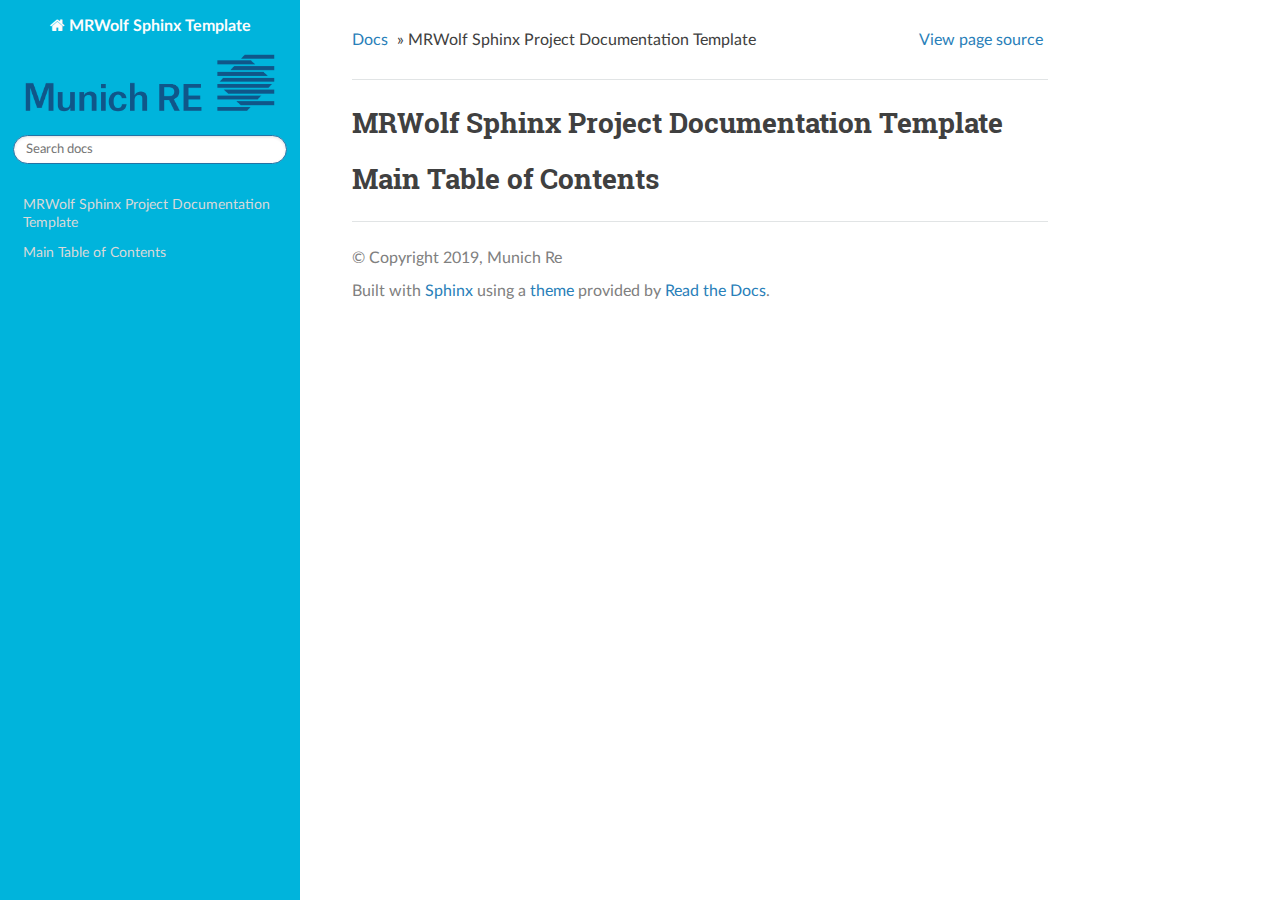
<file: source/_build/html/index.html>
<!DOCTYPE html>
<!--[if IE 8]><html class="no-js lt-ie9" lang="en" > <![endif]-->
<!--[if gt IE 8]><!--> <html class="no-js" lang="en" > <!--<![endif]-->
<head>
  <meta charset="utf-8">
  
  <meta name="viewport" content="width=device-width, initial-scale=1.0">
  
  <title>MRWolf Sphinx Project Documentation Template &mdash; MRWolf Sphinx Template 0.0.1 documentation</title>
  

  
  
  
  

  
  <script type="text/javascript" src="_static/js/modernizr.min.js"></script>
  
    
      <script type="text/javascript" id="documentation_options" data-url_root="./" src="_static/documentation_options.js"></script>
        <script type="text/javascript" src="_static/jquery.js"></script>
        <script type="text/javascript" src="_static/underscore.js"></script>
        <script type="text/javascript" src="_static/doctools.js"></script>
        <script type="text/javascript" src="_static/language_data.js"></script>
    
    <script type="text/javascript" src="_static/js/theme.js"></script>

    

  
  <link rel="stylesheet" href="_static/css/theme.css" type="text/css" />
  <link rel="stylesheet" href="_static/pygments.css" type="text/css" />
  <link rel="stylesheet" href="_static/mre-docs.css" type="text/css" />
    <link rel="index" title="Index" href="genindex.html" />
    <link rel="search" title="Search" href="search.html" /> 
</head>

<body class="wy-body-for-nav">

   
  <div class="wy-grid-for-nav">
    
    <nav data-toggle="wy-nav-shift" class="wy-nav-side">
      <div class="wy-side-scroll">
        <div class="wy-side-nav-search" >
          

          
            <a href="#" class="icon icon-home"> MRWolf Sphinx Template
          

          
            
            <img src="_static/munichre.png" class="logo" alt="Logo"/>
          
          </a>

          
            
            
          

          
<div role="search">
  <form id="rtd-search-form" class="wy-form" action="search.html" method="get">
    <input type="text" name="q" placeholder="Search docs" />
    <input type="hidden" name="check_keywords" value="yes" />
    <input type="hidden" name="area" value="default" />
  </form>
</div>

          
        </div>

        <div class="wy-menu wy-menu-vertical" data-spy="affix" role="navigation" aria-label="main navigation">
          
            
            
              
            
            
              <!-- Local TOC -->
              <div class="local-toc"><ul>
<li><a class="reference internal" href="#">MRWolf Sphinx Project Documentation Template</a></li>
<li><a class="reference internal" href="#main-table-of-contents">Main Table of Contents</a></li>
</ul>
</div>
            
          
        </div>
      </div>
    </nav>

    <section data-toggle="wy-nav-shift" class="wy-nav-content-wrap">

      
      <nav class="wy-nav-top" aria-label="top navigation">
        
          <i data-toggle="wy-nav-top" class="fa fa-bars"></i>
          <a href="#">MRWolf Sphinx Template</a>
        
      </nav>


      <div class="wy-nav-content">
        
        <div class="rst-content">
        
          















<div role="navigation" aria-label="breadcrumbs navigation">

  <ul class="wy-breadcrumbs">
    
      <li><a href="#">Docs</a> &raquo;</li>
        
      <li>MRWolf Sphinx Project Documentation Template</li>
    
    
      <li class="wy-breadcrumbs-aside">
        
            
            <a href="_sources/index.rst.txt" rel="nofollow"> View page source</a>
          
        
      </li>
    
  </ul>

  
  <hr/>
</div>
          <div role="main" class="document" itemscope="itemscope" itemtype="http://schema.org/Article">
           <div itemprop="articleBody">
            
  <div class="section" id="mrwolf-sphinx-project-documentation-template">
<h1>MRWolf Sphinx Project Documentation Template<a class="headerlink" href="#mrwolf-sphinx-project-documentation-template" title="Permalink to this headline">¶</a></h1>
</div>
<div class="section" id="main-table-of-contents">
<h1>Main Table of Contents<a class="headerlink" href="#main-table-of-contents" title="Permalink to this headline">¶</a></h1>
<div class="toctree-wrapper compound">
</div>
</div>


           </div>
           
          </div>
          <footer>
  

  <hr/>

  <div role="contentinfo">
    <p>
        &copy; Copyright 2019, Munich Re

    </p>
  </div>
  Built with <a href="http://sphinx-doc.org/">Sphinx</a> using a <a href="https://github.com/rtfd/sphinx_rtd_theme">theme</a> provided by <a href="https://readthedocs.org">Read the Docs</a>. 

</footer>

        </div>
      </div>

    </section>

  </div>
  


  <script type="text/javascript">
      jQuery(function () {
          SphinxRtdTheme.Navigation.enable(false);
      });
  </script>

  
  
    
   

</body>
</html>
</file>
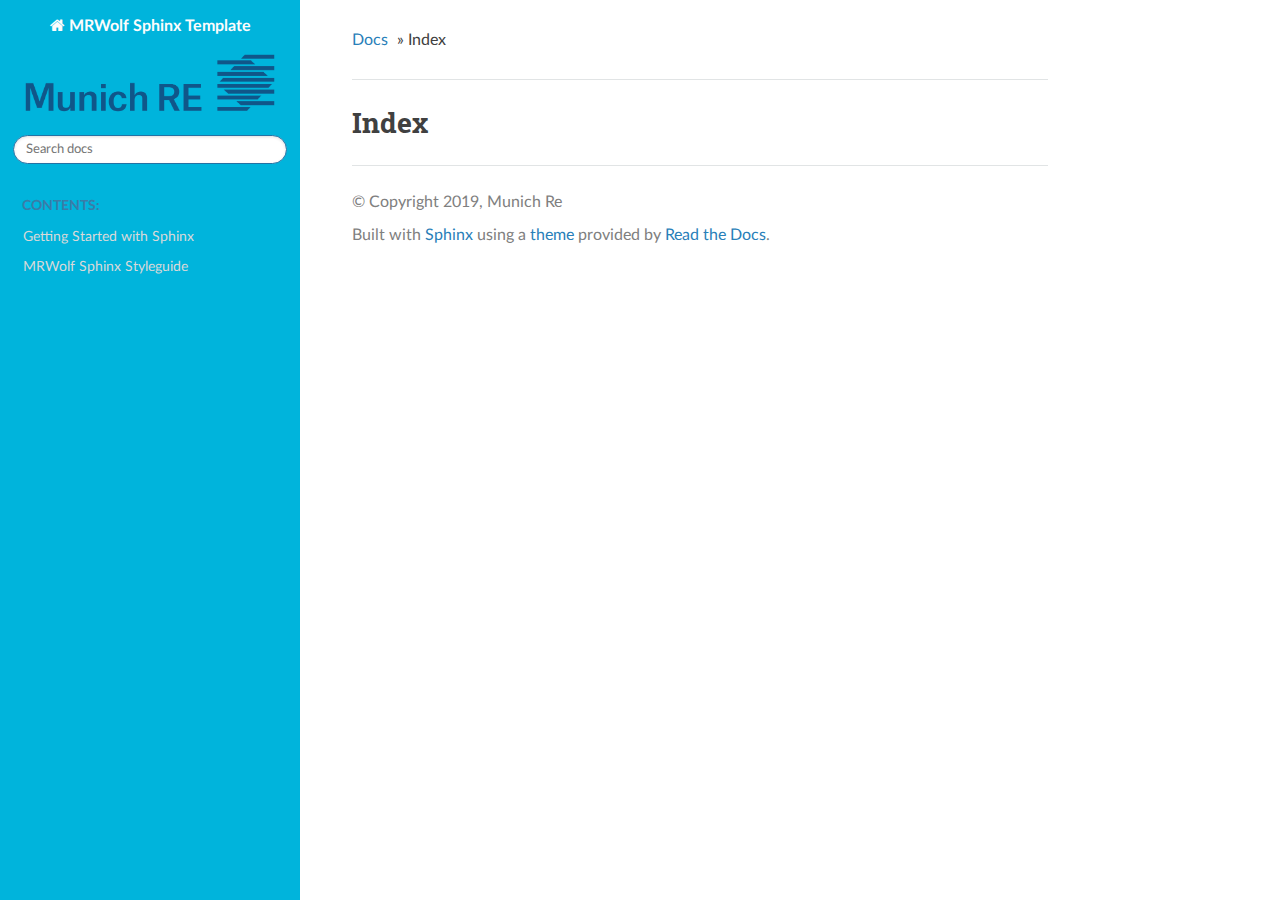
<file: source/_build/html/genindex.html>
<!DOCTYPE html>
<!--[if IE 8]><html class="no-js lt-ie9" lang="en" > <![endif]-->
<!--[if gt IE 8]><!--> <html class="no-js" lang="en" > <!--<![endif]-->
<head>
  <meta charset="utf-8">
  
  <meta name="viewport" content="width=device-width, initial-scale=1.0">
  
  <title>Index &mdash; MRWolf Sphinx Template 0.0.1 documentation</title>
  

  
  
  
  

  
  <script type="text/javascript" src="_static/js/modernizr.min.js"></script>
  
    
      <script type="text/javascript" id="documentation_options" data-url_root="./" src="_static/documentation_options.js"></script>
        <script type="text/javascript" src="_static/jquery.js"></script>
        <script type="text/javascript" src="_static/underscore.js"></script>
        <script type="text/javascript" src="_static/doctools.js"></script>
        <script type="text/javascript" src="_static/language_data.js"></script>
        <script type="text/javascript" src="_static/sphinx_tabs/tabs.js"></script>
        <script type="text/javascript" src="_static/sphinx_tabs/semantic-ui-2.2.10/tab.min.js"></script>
    
    <script type="text/javascript" src="_static/js/theme.js"></script>

    

  
  <link rel="stylesheet" href="_static/css/theme.css" type="text/css" />
  <link rel="stylesheet" href="_static/pygments.css" type="text/css" />
  <link rel="stylesheet" href="_static/sphinx_tabs/tabs.css" type="text/css" />
  <link rel="stylesheet" href="_static/sphinx_tabs/semantic-ui-2.2.10/segment.min.css" type="text/css" />
  <link rel="stylesheet" href="_static/sphinx_tabs/semantic-ui-2.2.10/menu.min.css" type="text/css" />
  <link rel="stylesheet" href="_static/sphinx_tabs/semantic-ui-2.2.10/tab.min.css" type="text/css" />
  <link rel="stylesheet" href="_static/mre-docs.css" type="text/css" />
    <link rel="index" title="Index" href="#" />
    <link rel="search" title="Search" href="search.html" /> 
</head>

<body class="wy-body-for-nav">

   
  <div class="wy-grid-for-nav">
    
    <nav data-toggle="wy-nav-shift" class="wy-nav-side">
      <div class="wy-side-scroll">
        <div class="wy-side-nav-search" >
          

          
            <a href="index.html" class="icon icon-home"> MRWolf Sphinx Template
          

          
            
            <img src="_static/munichre.png" class="logo" alt="Logo"/>
          
          </a>

          
            
            
          

          
<div role="search">
  <form id="rtd-search-form" class="wy-form" action="search.html" method="get">
    <input type="text" name="q" placeholder="Search docs" />
    <input type="hidden" name="check_keywords" value="yes" />
    <input type="hidden" name="area" value="default" />
  </form>
</div>

          
        </div>

        <div class="wy-menu wy-menu-vertical" data-spy="affix" role="navigation" aria-label="main navigation">
          
            
            
              
            
            
              <p class="caption"><span class="caption-text">Contents:</span></p>
<ul>
<li class="toctree-l1"><a class="reference internal" href="docs/getting-started-with-sphinx.html">Getting Started with Sphinx</a></li>
<li class="toctree-l1"><a class="reference internal" href="docs/styleguide.html">MRWolf Sphinx Styleguide</a></li>
</ul>

            
          
        </div>
      </div>
    </nav>

    <section data-toggle="wy-nav-shift" class="wy-nav-content-wrap">

      
      <nav class="wy-nav-top" aria-label="top navigation">
        
          <i data-toggle="wy-nav-top" class="fa fa-bars"></i>
          <a href="index.html">MRWolf Sphinx Template</a>
        
      </nav>


      <div class="wy-nav-content">
        
        <div class="rst-content">
        
          















<div role="navigation" aria-label="breadcrumbs navigation">

  <ul class="wy-breadcrumbs">
    
      <li><a href="index.html">Docs</a> &raquo;</li>
        
      <li>Index</li>
    
    
      <li class="wy-breadcrumbs-aside">
        
            
        
      </li>
    
  </ul>

  
  <hr/>
</div>
          <div role="main" class="document" itemscope="itemscope" itemtype="http://schema.org/Article">
           <div itemprop="articleBody">
            

<h1 id="index">Index</h1>

<div class="genindex-jumpbox">
 
</div>


           </div>
           
          </div>
          <footer>
  

  <hr/>

  <div role="contentinfo">
    <p>
        &copy; Copyright 2019, Munich Re

    </p>
  </div>
  Built with <a href="http://sphinx-doc.org/">Sphinx</a> using a <a href="https://github.com/rtfd/sphinx_rtd_theme">theme</a> provided by <a href="https://readthedocs.org">Read the Docs</a>. 

</footer>

        </div>
      </div>

    </section>

  </div>
  


  <script type="text/javascript">
      jQuery(function () {
          SphinxRtdTheme.Navigation.enable(false);
      });
  </script>

  
  
    
   

</body>
</html>
</file>
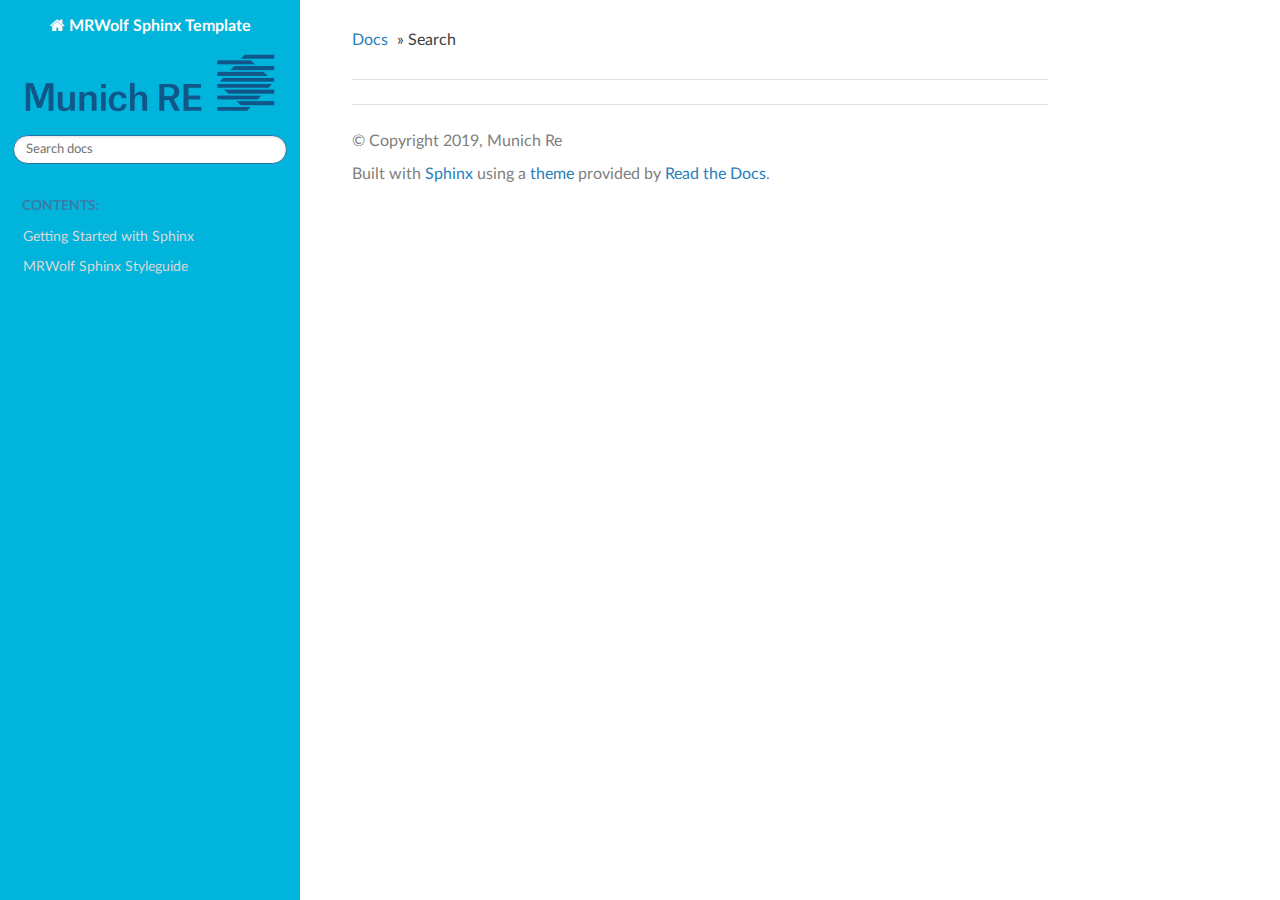
<file: source/_build/html/search.html>
<!DOCTYPE html>
<!--[if IE 8]><html class="no-js lt-ie9" lang="en" > <![endif]-->
<!--[if gt IE 8]><!--> <html class="no-js" lang="en" > <!--<![endif]-->
<head>
  <meta charset="utf-8">
  
  <meta name="viewport" content="width=device-width, initial-scale=1.0">
  
  <title>Search &mdash; MRWolf Sphinx Template 0.0.1 documentation</title>
  

  
  
  
  

  
  <script type="text/javascript" src="_static/js/modernizr.min.js"></script>
  
    
      <script type="text/javascript" id="documentation_options" data-url_root="./" src="_static/documentation_options.js"></script>
        <script type="text/javascript" src="_static/jquery.js"></script>
        <script type="text/javascript" src="_static/underscore.js"></script>
        <script type="text/javascript" src="_static/doctools.js"></script>
        <script type="text/javascript" src="_static/language_data.js"></script>
        <script type="text/javascript" src="_static/sphinx_tabs/tabs.js"></script>
        <script type="text/javascript" src="_static/sphinx_tabs/semantic-ui-2.2.10/tab.min.js"></script>
        <script type="text/javascript" src="_static/searchtools.js"></script>
    
    <script type="text/javascript" src="_static/js/theme.js"></script>

    

  
  <link rel="stylesheet" href="_static/css/theme.css" type="text/css" />
  <link rel="stylesheet" href="_static/pygments.css" type="text/css" />
  <link rel="stylesheet" href="_static/sphinx_tabs/tabs.css" type="text/css" />
  <link rel="stylesheet" href="_static/sphinx_tabs/semantic-ui-2.2.10/segment.min.css" type="text/css" />
  <link rel="stylesheet" href="_static/sphinx_tabs/semantic-ui-2.2.10/menu.min.css" type="text/css" />
  <link rel="stylesheet" href="_static/sphinx_tabs/semantic-ui-2.2.10/tab.min.css" type="text/css" />
  <link rel="stylesheet" href="_static/mre-docs.css" type="text/css" />
    <link rel="index" title="Index" href="genindex.html" />
    <link rel="search" title="Search" href="#" /> 
</head>

<body class="wy-body-for-nav">

   
  <div class="wy-grid-for-nav">
    
    <nav data-toggle="wy-nav-shift" class="wy-nav-side">
      <div class="wy-side-scroll">
        <div class="wy-side-nav-search" >
          

          
            <a href="index.html" class="icon icon-home"> MRWolf Sphinx Template
          

          
            
            <img src="_static/munichre.png" class="logo" alt="Logo"/>
          
          </a>

          
            
            
          

          
<div role="search">
  <form id="rtd-search-form" class="wy-form" action="#" method="get">
    <input type="text" name="q" placeholder="Search docs" />
    <input type="hidden" name="check_keywords" value="yes" />
    <input type="hidden" name="area" value="default" />
  </form>
</div>

          
        </div>

        <div class="wy-menu wy-menu-vertical" data-spy="affix" role="navigation" aria-label="main navigation">
          
            
            
              
            
            
              <p class="caption"><span class="caption-text">Contents:</span></p>
<ul>
<li class="toctree-l1"><a class="reference internal" href="docs/getting-started-with-sphinx.html">Getting Started with Sphinx</a></li>
<li class="toctree-l1"><a class="reference internal" href="docs/styleguide.html">MRWolf Sphinx Styleguide</a></li>
</ul>

            
          
        </div>
      </div>
    </nav>

    <section data-toggle="wy-nav-shift" class="wy-nav-content-wrap">

      
      <nav class="wy-nav-top" aria-label="top navigation">
        
          <i data-toggle="wy-nav-top" class="fa fa-bars"></i>
          <a href="index.html">MRWolf Sphinx Template</a>
        
      </nav>


      <div class="wy-nav-content">
        
        <div class="rst-content">
        
          















<div role="navigation" aria-label="breadcrumbs navigation">

  <ul class="wy-breadcrumbs">
    
      <li><a href="index.html">Docs</a> &raquo;</li>
        
      <li>Search</li>
    
    
      <li class="wy-breadcrumbs-aside">
        
            
        
      </li>
    
  </ul>

  
  <hr/>
</div>
          <div role="main" class="document" itemscope="itemscope" itemtype="http://schema.org/Article">
           <div itemprop="articleBody">
            
  <noscript>
  <div id="fallback" class="admonition warning">
    <p class="last">
      Please activate JavaScript to enable the search
      functionality.
    </p>
  </div>
  </noscript>

  
  <div id="search-results">
  
  </div>

           </div>
           
          </div>
          <footer>
  

  <hr/>

  <div role="contentinfo">
    <p>
        &copy; Copyright 2019, Munich Re

    </p>
  </div>
  Built with <a href="http://sphinx-doc.org/">Sphinx</a> using a <a href="https://github.com/rtfd/sphinx_rtd_theme">theme</a> provided by <a href="https://readthedocs.org">Read the Docs</a>. 

</footer>

        </div>
      </div>

    </section>

  </div>
  


  <script type="text/javascript">
      jQuery(function () {
          SphinxRtdTheme.Navigation.enable(false);
      });
  </script>

  
  
    
  
  <script type="text/javascript">
    jQuery(function() { Search.loadIndex("searchindex.js"); });
  </script>
  
  <script type="text/javascript" id="searchindexloader"></script>
   


</body>
</html>
</file>
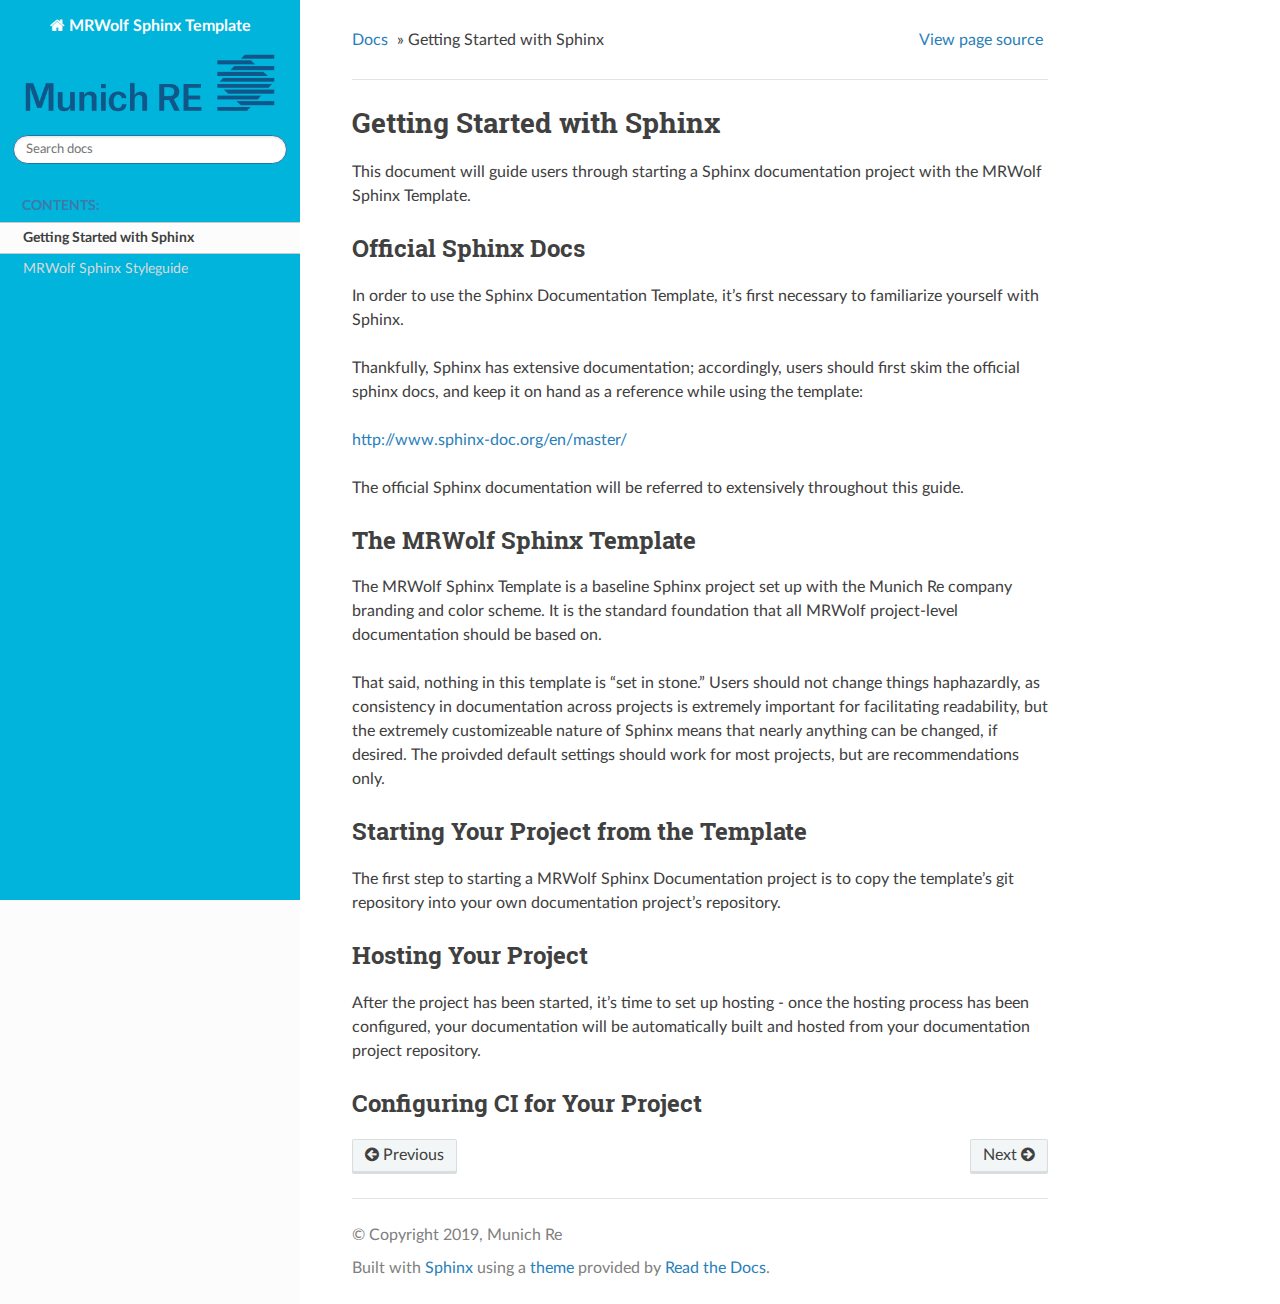
<file: source/_build/html/docs/getting-started-with-sphinx.html>
<!DOCTYPE html>
<!--[if IE 8]><html class="no-js lt-ie9" lang="en" > <![endif]-->
<!--[if gt IE 8]><!--> <html class="no-js" lang="en" > <!--<![endif]-->
<head>
  <meta charset="utf-8">
  
  <meta name="viewport" content="width=device-width, initial-scale=1.0">
  
  <title>Getting Started with Sphinx &mdash; MRWolf Sphinx Template 0.0.1 documentation</title>
  

  
  
  
  

  
  <script type="text/javascript" src="../_static/js/modernizr.min.js"></script>
  
    
      <script type="text/javascript" id="documentation_options" data-url_root="../" src="../_static/documentation_options.js"></script>
        <script type="text/javascript" src="../_static/jquery.js"></script>
        <script type="text/javascript" src="../_static/underscore.js"></script>
        <script type="text/javascript" src="../_static/doctools.js"></script>
        <script type="text/javascript" src="../_static/language_data.js"></script>
    
    <script type="text/javascript" src="../_static/js/theme.js"></script>

    

  
  <link rel="stylesheet" href="../_static/css/theme.css" type="text/css" />
  <link rel="stylesheet" href="../_static/pygments.css" type="text/css" />
  <link rel="stylesheet" href="../_static/mre-docs.css" type="text/css" />
    <link rel="index" title="Index" href="../genindex.html" />
    <link rel="search" title="Search" href="../search.html" />
    <link rel="next" title="MRWolf Sphinx Styleguide" href="styleguide.html" />
    <link rel="prev" title="MRWolf Sphinx Project Documentation Template" href="../index.html" /> 
</head>

<body class="wy-body-for-nav">

   
  <div class="wy-grid-for-nav">
    
    <nav data-toggle="wy-nav-shift" class="wy-nav-side">
      <div class="wy-side-scroll">
        <div class="wy-side-nav-search" >
          

          
            <a href="../index.html" class="icon icon-home"> MRWolf Sphinx Template
          

          
            
            <img src="../_static/munichre.png" class="logo" alt="Logo"/>
          
          </a>

          
            
            
          

          
<div role="search">
  <form id="rtd-search-form" class="wy-form" action="../search.html" method="get">
    <input type="text" name="q" placeholder="Search docs" />
    <input type="hidden" name="check_keywords" value="yes" />
    <input type="hidden" name="area" value="default" />
  </form>
</div>

          
        </div>

        <div class="wy-menu wy-menu-vertical" data-spy="affix" role="navigation" aria-label="main navigation">
          
            
            
              
            
            
              <p class="caption"><span class="caption-text">Contents:</span></p>
<ul class="current">
<li class="toctree-l1 current"><a class="current reference internal" href="#">Getting Started with Sphinx</a></li>
<li class="toctree-l1"><a class="reference internal" href="styleguide.html">MRWolf Sphinx Styleguide</a></li>
</ul>

            
          
        </div>
      </div>
    </nav>

    <section data-toggle="wy-nav-shift" class="wy-nav-content-wrap">

      
      <nav class="wy-nav-top" aria-label="top navigation">
        
          <i data-toggle="wy-nav-top" class="fa fa-bars"></i>
          <a href="../index.html">MRWolf Sphinx Template</a>
        
      </nav>


      <div class="wy-nav-content">
        
        <div class="rst-content">
        
          















<div role="navigation" aria-label="breadcrumbs navigation">

  <ul class="wy-breadcrumbs">
    
      <li><a href="../index.html">Docs</a> &raquo;</li>
        
      <li>Getting Started with Sphinx</li>
    
    
      <li class="wy-breadcrumbs-aside">
        
            
            <a href="../_sources/docs/getting-started-with-sphinx.rst.txt" rel="nofollow"> View page source</a>
          
        
      </li>
    
  </ul>

  
  <hr/>
</div>
          <div role="main" class="document" itemscope="itemscope" itemtype="http://schema.org/Article">
           <div itemprop="articleBody">
            
  <div class="section" id="getting-started-with-sphinx">
<h1>Getting Started with Sphinx<a class="headerlink" href="#getting-started-with-sphinx" title="Permalink to this headline">¶</a></h1>
<p>This document will guide users through starting a Sphinx documentation project with the MRWolf Sphinx Template.</p>
<div class="section" id="official-sphinx-docs">
<h2>Official Sphinx Docs<a class="headerlink" href="#official-sphinx-docs" title="Permalink to this headline">¶</a></h2>
<p>In order to use the Sphinx Documentation Template, it’s first necessary to familiarize yourself with Sphinx.</p>
<p>Thankfully, Sphinx has extensive documentation; accordingly, users should first skim the official sphinx docs, and keep it on hand as a reference while using the template:</p>
<p><a class="reference external" href="http://www.sphinx-doc.org/en/master/">http://www.sphinx-doc.org/en/master/</a></p>
<p>The official Sphinx documentation will be referred to extensively throughout this guide.</p>
</div>
<div class="section" id="the-mrwolf-sphinx-template">
<h2>The MRWolf Sphinx Template<a class="headerlink" href="#the-mrwolf-sphinx-template" title="Permalink to this headline">¶</a></h2>
<p>The MRWolf Sphinx Template is a baseline Sphinx project set up with the Munich Re company branding and color scheme.  It is the standard foundation that all MRWolf project-level documentation should be based on.</p>
<p>That said, nothing in this template is “set in stone.”  Users should not change things haphazardly, as consistency in documentation across projects is extremely important for facilitating readability, but the extremely customizeable nature of Sphinx means that nearly anything can be changed, if desired.  The proivded default settings should work for most projects, but are recommendations only.</p>
</div>
<div class="section" id="starting-your-project-from-the-template">
<h2>Starting Your Project from the Template<a class="headerlink" href="#starting-your-project-from-the-template" title="Permalink to this headline">¶</a></h2>
<p>The first step to starting a MRWolf Sphinx Documentation project is to copy the template’s git repository into your own documentation project’s repository.</p>
</div>
<div class="section" id="hosting-your-project">
<h2>Hosting Your Project<a class="headerlink" href="#hosting-your-project" title="Permalink to this headline">¶</a></h2>
<p>After the project has been started, it’s time to set up hosting - once the hosting process has been configured, your documentation will be automatically built and hosted from your documentation project repository.</p>
</div>
<div class="section" id="configuring-ci-for-your-project">
<h2>Configuring CI for Your Project<a class="headerlink" href="#configuring-ci-for-your-project" title="Permalink to this headline">¶</a></h2>
</div>
</div>


           </div>
           
          </div>
          <footer>
  
    <div class="rst-footer-buttons" role="navigation" aria-label="footer navigation">
      
        <a href="styleguide.html" class="btn btn-neutral float-right" title="MRWolf Sphinx Styleguide" accesskey="n" rel="next">Next <span class="fa fa-arrow-circle-right"></span></a>
      
      
        <a href="../index.html" class="btn btn-neutral float-left" title="MRWolf Sphinx Project Documentation Template" accesskey="p" rel="prev"><span class="fa fa-arrow-circle-left"></span> Previous</a>
      
    </div>
  

  <hr/>

  <div role="contentinfo">
    <p>
        &copy; Copyright 2019, Munich Re

    </p>
  </div>
  Built with <a href="http://sphinx-doc.org/">Sphinx</a> using a <a href="https://github.com/rtfd/sphinx_rtd_theme">theme</a> provided by <a href="https://readthedocs.org">Read the Docs</a>. 

</footer>

        </div>
      </div>

    </section>

  </div>
  


  <script type="text/javascript">
      jQuery(function () {
          SphinxRtdTheme.Navigation.enable(false);
      });
  </script>

  
  
    
   

</body>
</html>
</file>
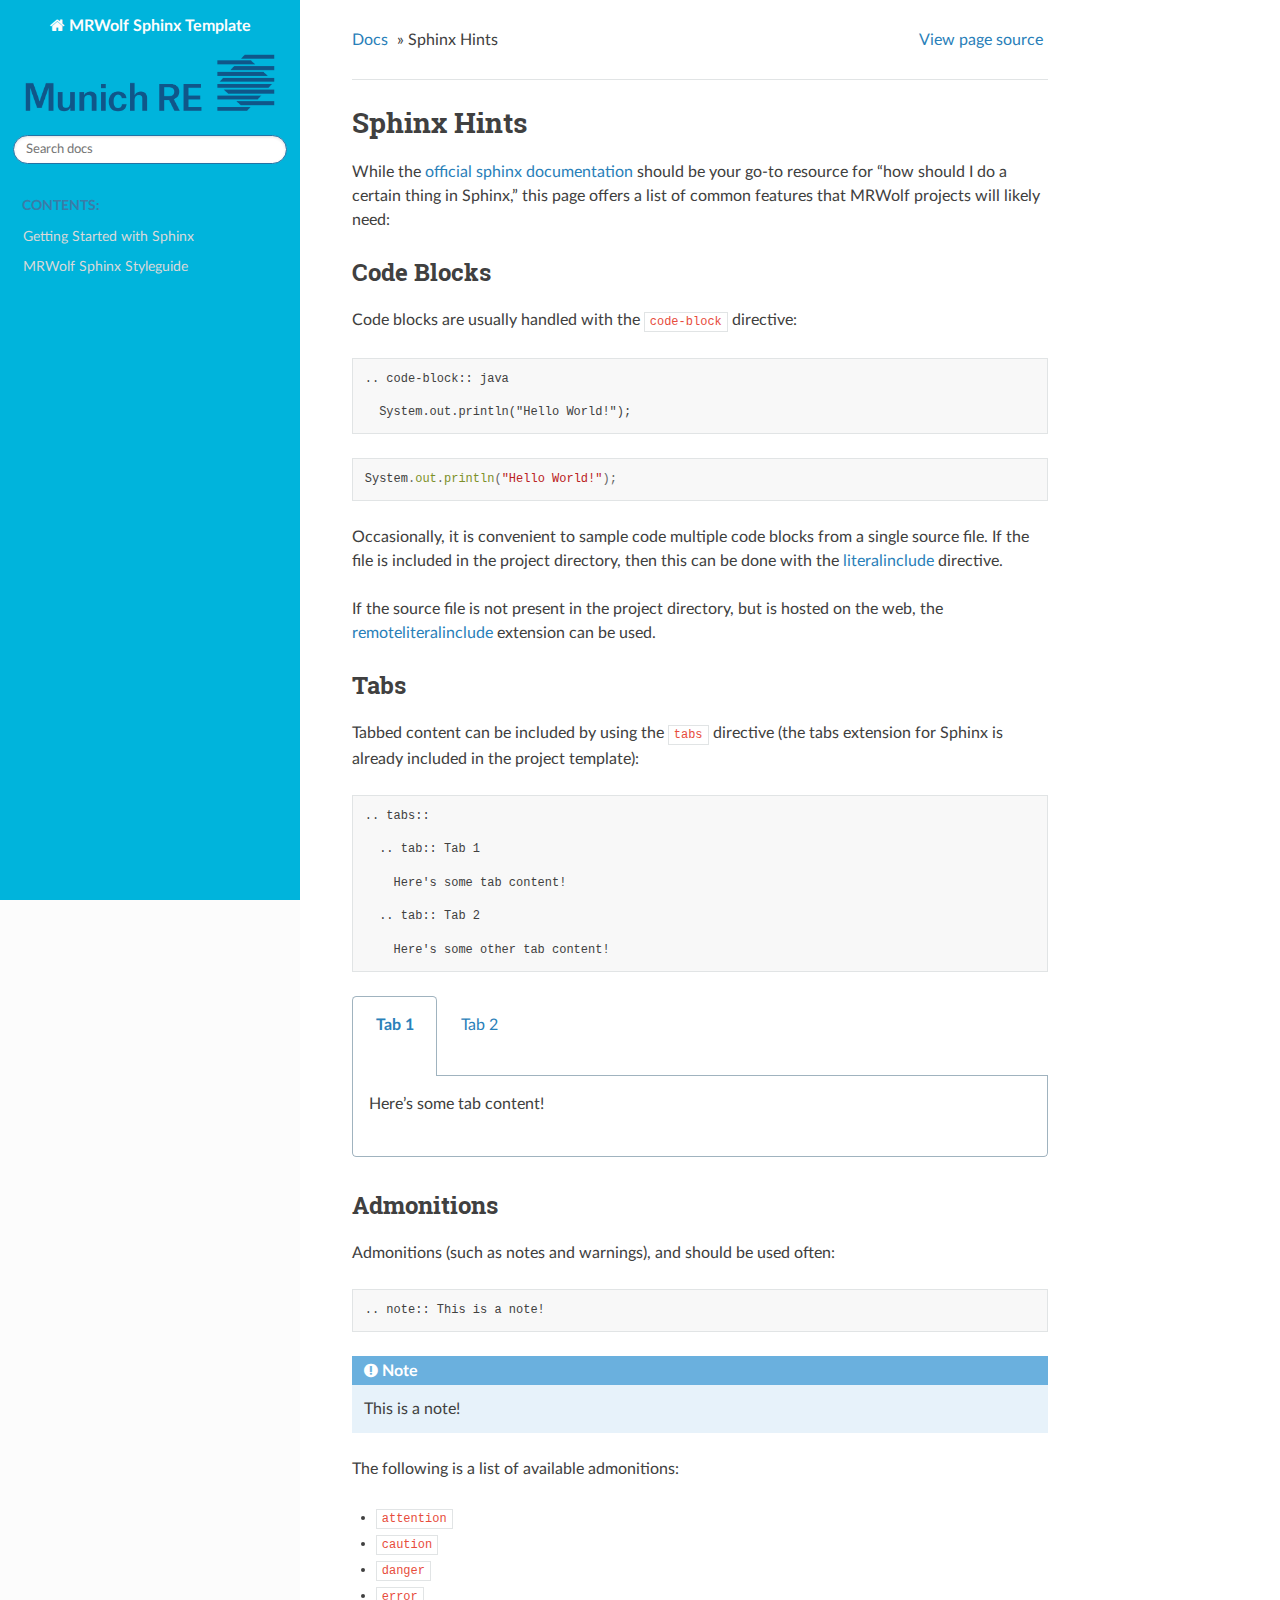
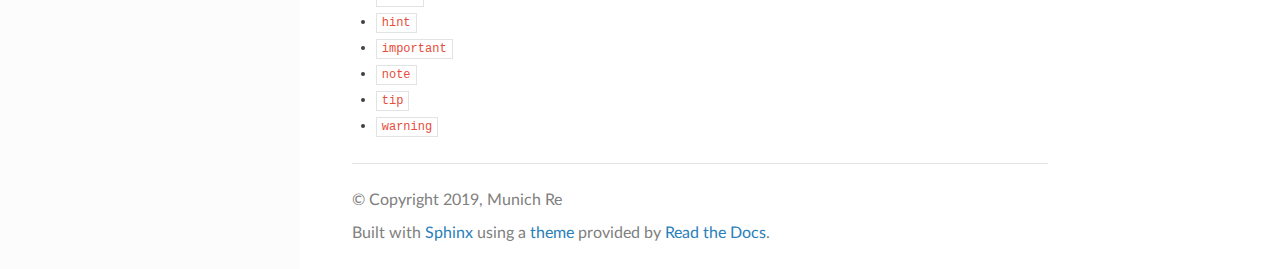
<file: source/_build/html/docs/sphinx-hints.html>
<!DOCTYPE html>
<!--[if IE 8]><html class="no-js lt-ie9" lang="en" > <![endif]-->
<!--[if gt IE 8]><!--> <html class="no-js" lang="en" > <!--<![endif]-->
<head>
  <meta charset="utf-8">
  
  <meta name="viewport" content="width=device-width, initial-scale=1.0">
  
  <title>Sphinx Hints &mdash; MRWolf Sphinx Template 0.0.1 documentation</title>
  

  
  
  
  

  
  <script type="text/javascript" src="../_static/js/modernizr.min.js"></script>
  
    
      <script type="text/javascript" id="documentation_options" data-url_root="../" src="../_static/documentation_options.js"></script>
        <script type="text/javascript" src="../_static/jquery.js"></script>
        <script type="text/javascript" src="../_static/underscore.js"></script>
        <script type="text/javascript" src="../_static/doctools.js"></script>
        <script type="text/javascript" src="../_static/language_data.js"></script>
        <script type="text/javascript" src="../_static/sphinx_tabs/tabs.js"></script>
        <script type="text/javascript" src="../_static/sphinx_tabs/semantic-ui-2.2.10/tab.min.js"></script>
    
    <script type="text/javascript" src="../_static/js/theme.js"></script>

    

  
  <link rel="stylesheet" href="../_static/css/theme.css" type="text/css" />
  <link rel="stylesheet" href="../_static/pygments.css" type="text/css" />
  <link rel="stylesheet" href="../_static/sphinx_tabs/tabs.css" type="text/css" />
  <link rel="stylesheet" href="../_static/sphinx_tabs/semantic-ui-2.2.10/segment.min.css" type="text/css" />
  <link rel="stylesheet" href="../_static/sphinx_tabs/semantic-ui-2.2.10/menu.min.css" type="text/css" />
  <link rel="stylesheet" href="../_static/sphinx_tabs/semantic-ui-2.2.10/tab.min.css" type="text/css" />
  <link rel="stylesheet" href="../_static/mre-docs.css" type="text/css" />
    <link rel="index" title="Index" href="../genindex.html" />
    <link rel="search" title="Search" href="../search.html" /> 
</head>

<body class="wy-body-for-nav">

   
  <div class="wy-grid-for-nav">
    
    <nav data-toggle="wy-nav-shift" class="wy-nav-side">
      <div class="wy-side-scroll">
        <div class="wy-side-nav-search" >
          

          
            <a href="../index.html" class="icon icon-home"> MRWolf Sphinx Template
          

          
            
            <img src="../_static/munichre.png" class="logo" alt="Logo"/>
          
          </a>

          
            
            
          

          
<div role="search">
  <form id="rtd-search-form" class="wy-form" action="../search.html" method="get">
    <input type="text" name="q" placeholder="Search docs" />
    <input type="hidden" name="check_keywords" value="yes" />
    <input type="hidden" name="area" value="default" />
  </form>
</div>

          
        </div>

        <div class="wy-menu wy-menu-vertical" data-spy="affix" role="navigation" aria-label="main navigation">
          
            
            
              
            
            
              <p class="caption"><span class="caption-text">Contents:</span></p>
<ul>
<li class="toctree-l1"><a class="reference internal" href="getting-started-with-sphinx.html">Getting Started with Sphinx</a></li>
<li class="toctree-l1"><a class="reference internal" href="styleguide.html">MRWolf Sphinx Styleguide</a></li>
</ul>

            
          
        </div>
      </div>
    </nav>

    <section data-toggle="wy-nav-shift" class="wy-nav-content-wrap">

      
      <nav class="wy-nav-top" aria-label="top navigation">
        
          <i data-toggle="wy-nav-top" class="fa fa-bars"></i>
          <a href="../index.html">MRWolf Sphinx Template</a>
        
      </nav>


      <div class="wy-nav-content">
        
        <div class="rst-content">
        
          















<div role="navigation" aria-label="breadcrumbs navigation">

  <ul class="wy-breadcrumbs">
    
      <li><a href="../index.html">Docs</a> &raquo;</li>
        
      <li>Sphinx Hints</li>
    
    
      <li class="wy-breadcrumbs-aside">
        
            
            <a href="../_sources/docs/sphinx-hints.rst.txt" rel="nofollow"> View page source</a>
          
        
      </li>
    
  </ul>

  
  <hr/>
</div>
          <div role="main" class="document" itemscope="itemscope" itemtype="http://schema.org/Article">
           <div itemprop="articleBody">
            
  <div class="section" id="sphinx-hints">
<h1>Sphinx Hints<a class="headerlink" href="#sphinx-hints" title="Permalink to this headline">¶</a></h1>
<p>While the <a class="reference external" href="http://www.sphinx-doc.org/en/master/">official sphinx documentation</a> should be your go-to resource for “how should I do a certain thing in Sphinx,” this page offers a list of common features that MRWolf projects will likely need:</p>
<div class="section" id="code-blocks">
<h2>Code Blocks<a class="headerlink" href="#code-blocks" title="Permalink to this headline">¶</a></h2>
<p>Code blocks are usually handled with the <code class="docutils literal notranslate"><span class="pre">code-block</span></code> directive:</p>
<div class="highlight-text notranslate"><div class="highlight"><pre><span></span>.. code-block:: java

  System.out.println(&quot;Hello World!&quot;);
</pre></div>
</div>
<div class="highlight-java notranslate"><div class="highlight"><pre><span></span><span class="n">System</span><span class="o">.</span><span class="na">out</span><span class="o">.</span><span class="na">println</span><span class="o">(</span><span class="s">&quot;Hello World!&quot;</span><span class="o">);</span>
</pre></div>
</div>
<p>Occasionally, it is convenient to sample code multiple code blocks from a single source file.  If the file is included in the project directory, then this can be done with the <a class="reference external" href="https://www.sphinx-doc.org/en/1.5/markup/code.html#Includes">literalinclude</a> directive.</p>
<p>If the source file is not present in the project directory, but is hosted on the web, the <a class="reference external" href="https://pypi.org/project/sphinxcontrib-remoteliteralinclude/">remoteliteralinclude</a> extension can be used.</p>
</div>
<div class="section" id="tabs">
<h2>Tabs<a class="headerlink" href="#tabs" title="Permalink to this headline">¶</a></h2>
<p>Tabbed content can be included by using the <code class="docutils literal notranslate"><span class="pre">tabs</span></code> directive (the tabs extension for Sphinx is already included in the project template):</p>
<div class="highlight-text notranslate"><div class="highlight"><pre><span></span>.. tabs::

  .. tab:: Tab 1

    Here&#39;s some tab content!

  .. tab:: Tab 2

    Here&#39;s some other tab content!
</pre></div>
</div>
<div class="sphinx-tabs docutils container">
<div class="ui top attached tabular menu sphinx-menu docutils container">
<div class="active item sphinx-data-tab-0-0 docutils container">
<div class="docutils container">
<p>Tab 1</p>
</div>
</div>
<div class="item sphinx-data-tab-0-1 docutils container">
<div class="docutils container">
<p>Tab 2</p>
</div>
</div>
</div>
<div class="ui bottom attached sphinx-tab tab segment sphinx-data-tab-0-0 active docutils container">
<p>Here’s some tab content!</p>
</div>
<div class="ui bottom attached sphinx-tab tab segment sphinx-data-tab-0-1 docutils container">
<p>Here’s some other tab content!</p>
</div>
</div>
</div>
<div class="section" id="admonitions">
<h2>Admonitions<a class="headerlink" href="#admonitions" title="Permalink to this headline">¶</a></h2>
<p>Admonitions (such as notes and warnings), and should be used often:</p>
<div class="highlight-text notranslate"><div class="highlight"><pre><span></span>.. note:: This is a note!
</pre></div>
</div>
<div class="admonition note">
<p class="admonition-title">Note</p>
<p>This is a note!</p>
</div>
<p>The following is a list of available admonitions:</p>
<ul class="simple">
<li><p><code class="docutils literal notranslate"><span class="pre">attention</span></code></p></li>
<li><p><code class="docutils literal notranslate"><span class="pre">caution</span></code></p></li>
<li><p><code class="docutils literal notranslate"><span class="pre">danger</span></code></p></li>
<li><p><code class="docutils literal notranslate"><span class="pre">error</span></code></p></li>
<li><p><code class="docutils literal notranslate"><span class="pre">hint</span></code></p></li>
<li><p><code class="docutils literal notranslate"><span class="pre">important</span></code></p></li>
<li><p><code class="docutils literal notranslate"><span class="pre">note</span></code></p></li>
<li><p><code class="docutils literal notranslate"><span class="pre">tip</span></code></p></li>
<li><p><code class="docutils literal notranslate"><span class="pre">warning</span></code></p></li>
</ul>
</div>
</div>


           </div>
           
          </div>
          <footer>
  

  <hr/>

  <div role="contentinfo">
    <p>
        &copy; Copyright 2019, Munich Re

    </p>
  </div>
  Built with <a href="http://sphinx-doc.org/">Sphinx</a> using a <a href="https://github.com/rtfd/sphinx_rtd_theme">theme</a> provided by <a href="https://readthedocs.org">Read the Docs</a>. 

</footer>

        </div>
      </div>

    </section>

  </div>
  


  <script type="text/javascript">
      jQuery(function () {
          SphinxRtdTheme.Navigation.enable(false);
      });
  </script>

  
  
    
   

</body>
</html>
</file>
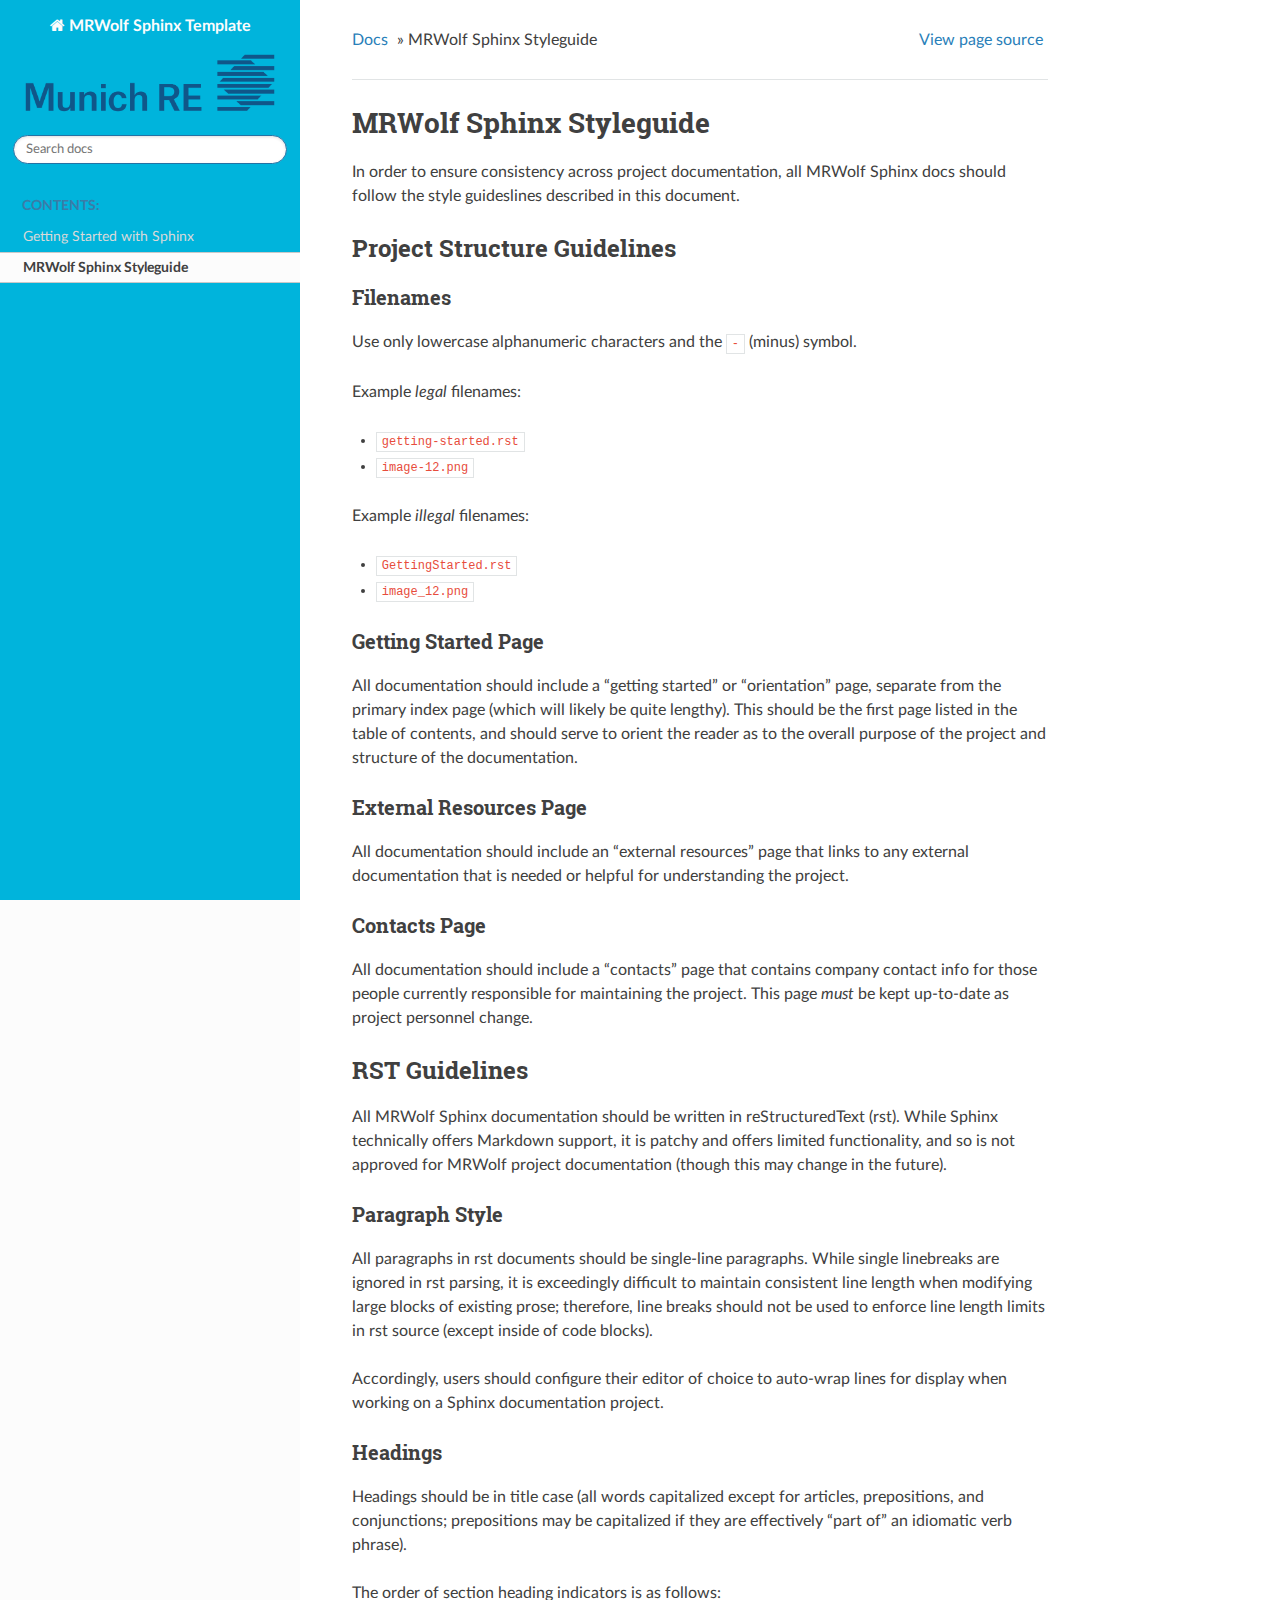
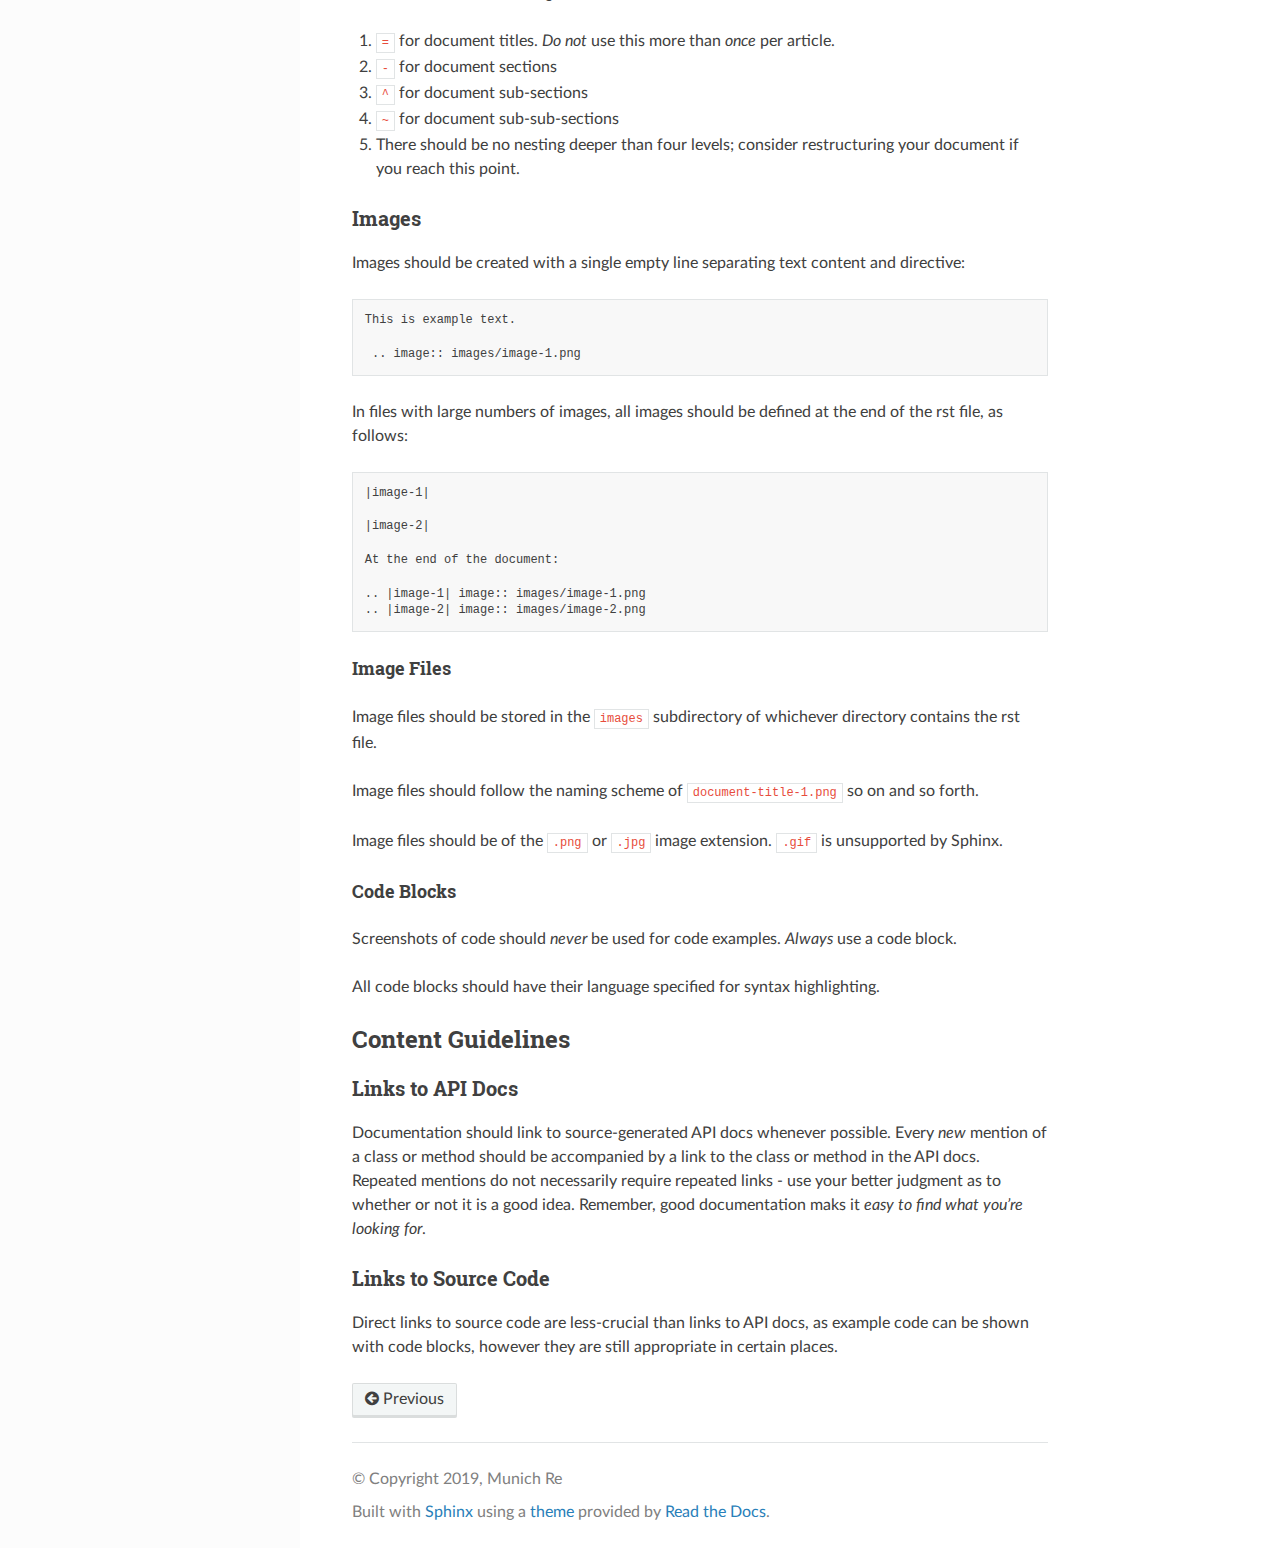
<file: source/_build/html/docs/styleguide.html>
<!DOCTYPE html>
<!--[if IE 8]><html class="no-js lt-ie9" lang="en" > <![endif]-->
<!--[if gt IE 8]><!--> <html class="no-js" lang="en" > <!--<![endif]-->
<head>
  <meta charset="utf-8">
  
  <meta name="viewport" content="width=device-width, initial-scale=1.0">
  
  <title>MRWolf Sphinx Styleguide &mdash; MRWolf Sphinx Template 0.0.1 documentation</title>
  

  
  
  
  

  
  <script type="text/javascript" src="../_static/js/modernizr.min.js"></script>
  
    
      <script type="text/javascript" id="documentation_options" data-url_root="../" src="../_static/documentation_options.js"></script>
        <script type="text/javascript" src="../_static/jquery.js"></script>
        <script type="text/javascript" src="../_static/underscore.js"></script>
        <script type="text/javascript" src="../_static/doctools.js"></script>
        <script type="text/javascript" src="../_static/language_data.js"></script>
    
    <script type="text/javascript" src="../_static/js/theme.js"></script>

    

  
  <link rel="stylesheet" href="../_static/css/theme.css" type="text/css" />
  <link rel="stylesheet" href="../_static/pygments.css" type="text/css" />
  <link rel="stylesheet" href="../_static/mre-docs.css" type="text/css" />
    <link rel="index" title="Index" href="../genindex.html" />
    <link rel="search" title="Search" href="../search.html" />
    <link rel="prev" title="Getting Started with Sphinx" href="getting-started-with-sphinx.html" /> 
</head>

<body class="wy-body-for-nav">

   
  <div class="wy-grid-for-nav">
    
    <nav data-toggle="wy-nav-shift" class="wy-nav-side">
      <div class="wy-side-scroll">
        <div class="wy-side-nav-search" >
          

          
            <a href="../index.html" class="icon icon-home"> MRWolf Sphinx Template
          

          
            
            <img src="../_static/munichre.png" class="logo" alt="Logo"/>
          
          </a>

          
            
            
          

          
<div role="search">
  <form id="rtd-search-form" class="wy-form" action="../search.html" method="get">
    <input type="text" name="q" placeholder="Search docs" />
    <input type="hidden" name="check_keywords" value="yes" />
    <input type="hidden" name="area" value="default" />
  </form>
</div>

          
        </div>

        <div class="wy-menu wy-menu-vertical" data-spy="affix" role="navigation" aria-label="main navigation">
          
            
            
              
            
            
              <p class="caption"><span class="caption-text">Contents:</span></p>
<ul class="current">
<li class="toctree-l1"><a class="reference internal" href="getting-started-with-sphinx.html">Getting Started with Sphinx</a></li>
<li class="toctree-l1 current"><a class="current reference internal" href="#">MRWolf Sphinx Styleguide</a></li>
</ul>

            
          
        </div>
      </div>
    </nav>

    <section data-toggle="wy-nav-shift" class="wy-nav-content-wrap">

      
      <nav class="wy-nav-top" aria-label="top navigation">
        
          <i data-toggle="wy-nav-top" class="fa fa-bars"></i>
          <a href="../index.html">MRWolf Sphinx Template</a>
        
      </nav>


      <div class="wy-nav-content">
        
        <div class="rst-content">
        
          















<div role="navigation" aria-label="breadcrumbs navigation">

  <ul class="wy-breadcrumbs">
    
      <li><a href="../index.html">Docs</a> &raquo;</li>
        
      <li>MRWolf Sphinx Styleguide</li>
    
    
      <li class="wy-breadcrumbs-aside">
        
            
            <a href="../_sources/docs/styleguide.rst.txt" rel="nofollow"> View page source</a>
          
        
      </li>
    
  </ul>

  
  <hr/>
</div>
          <div role="main" class="document" itemscope="itemscope" itemtype="http://schema.org/Article">
           <div itemprop="articleBody">
            
  <div class="section" id="mrwolf-sphinx-styleguide">
<h1>MRWolf Sphinx Styleguide<a class="headerlink" href="#mrwolf-sphinx-styleguide" title="Permalink to this headline">¶</a></h1>
<p>In order to ensure consistency across project documentation, all MRWolf Sphinx docs should follow the style guideslines described in this document.</p>
<div class="section" id="project-structure-guidelines">
<h2>Project Structure Guidelines<a class="headerlink" href="#project-structure-guidelines" title="Permalink to this headline">¶</a></h2>
<div class="section" id="filenames">
<h3>Filenames<a class="headerlink" href="#filenames" title="Permalink to this headline">¶</a></h3>
<p>Use only lowercase alphanumeric characters and the <code class="docutils literal notranslate"><span class="pre">-</span></code> (minus) symbol.</p>
<p>Example <em>legal</em> filenames:</p>
<ul class="simple">
<li><p><code class="docutils literal notranslate"><span class="pre">getting-started.rst</span></code></p></li>
<li><p><code class="docutils literal notranslate"><span class="pre">image-12.png</span></code></p></li>
</ul>
<p>Example <em>illegal</em> filenames:</p>
<ul class="simple">
<li><p><code class="docutils literal notranslate"><span class="pre">GettingStarted.rst</span></code></p></li>
<li><p><code class="docutils literal notranslate"><span class="pre">image_12.png</span></code></p></li>
</ul>
</div>
<div class="section" id="getting-started-page">
<h3>Getting Started Page<a class="headerlink" href="#getting-started-page" title="Permalink to this headline">¶</a></h3>
<p>All documentation should include a “getting started” or “orientation” page, separate from the primary index page (which will likely be quite lengthy).  This should be the first page listed in the table of contents, and should serve to orient the reader as to the overall purpose of the project and structure of the documentation.</p>
</div>
<div class="section" id="external-resources-page">
<h3>External Resources Page<a class="headerlink" href="#external-resources-page" title="Permalink to this headline">¶</a></h3>
<p>All documentation should include an “external resources” page that links to any external documentation that is needed or helpful for understanding the project.</p>
</div>
<div class="section" id="contacts-page">
<h3>Contacts Page<a class="headerlink" href="#contacts-page" title="Permalink to this headline">¶</a></h3>
<p>All documentation should include a “contacts” page that contains company contact info for those people currently responsible for maintaining the project.  This page <em>must</em> be kept up-to-date as project personnel change.</p>
</div>
</div>
<div class="section" id="rst-guidelines">
<h2>RST Guidelines<a class="headerlink" href="#rst-guidelines" title="Permalink to this headline">¶</a></h2>
<p>All MRWolf Sphinx documentation should be written in reStructuredText (rst).  While Sphinx technically offers Markdown support, it is patchy and offers limited functionality, and so is not approved for MRWolf project documentation (though this may change in the future).</p>
<div class="section" id="paragraph-style">
<h3>Paragraph Style<a class="headerlink" href="#paragraph-style" title="Permalink to this headline">¶</a></h3>
<p>All paragraphs in rst documents should be single-line paragraphs.  While single linebreaks are ignored in rst parsing, it is exceedingly difficult to maintain consistent line length when modifying large blocks of existing prose; therefore, line breaks should not be used to enforce line length limits in rst source (except inside of code blocks).</p>
<p>Accordingly, users should configure their editor of choice to auto-wrap lines for display when working on a Sphinx documentation project.</p>
</div>
<div class="section" id="headings">
<h3>Headings<a class="headerlink" href="#headings" title="Permalink to this headline">¶</a></h3>
<p>Headings should be in title case (all words capitalized except for articles, prepositions, and conjunctions; prepositions may be capitalized if they are effectively “part of” an idiomatic verb phrase).</p>
<p>The order of section heading indicators is as follows:</p>
<ol class="arabic simple">
<li><p><code class="docutils literal notranslate"><span class="pre">=</span></code> for document titles. <em>Do not</em> use this more than <em>once</em> per article.</p></li>
<li><p><code class="docutils literal notranslate"><span class="pre">-</span></code> for document sections</p></li>
<li><p><code class="docutils literal notranslate"><span class="pre">^</span></code> for document sub-sections</p></li>
<li><p><code class="docutils literal notranslate"><span class="pre">~</span></code> for document sub-sub-sections</p></li>
<li><p>There should be no nesting deeper than four levels; consider restructuring your document if you reach this point.</p></li>
</ol>
</div>
<div class="section" id="images">
<h3>Images<a class="headerlink" href="#images" title="Permalink to this headline">¶</a></h3>
<p>Images should be created with a single empty line separating text content and directive:</p>
<div class="highlight-text notranslate"><div class="highlight"><pre><span></span>This is example text.

 .. image:: images/image-1.png
</pre></div>
</div>
<p>In files with large numbers of images, all images should be defined at the end of the rst file, as follows:</p>
<div class="highlight-text notranslate"><div class="highlight"><pre><span></span>|image-1|

|image-2|

At the end of the document:

.. |image-1| image:: images/image-1.png
.. |image-2| image:: images/image-2.png
</pre></div>
</div>
<div class="section" id="image-files">
<h4>Image Files<a class="headerlink" href="#image-files" title="Permalink to this headline">¶</a></h4>
<p>Image files should be stored in the <code class="docutils literal notranslate"><span class="pre">images</span></code> subdirectory of whichever directory contains the rst file.</p>
<p>Image files should follow the naming scheme of <code class="docutils literal notranslate"><span class="pre">document-title-1.png</span></code> so on and so forth.</p>
<p>Image files should be of the <code class="docutils literal notranslate"><span class="pre">.png</span></code> or <code class="docutils literal notranslate"><span class="pre">.jpg</span></code> image extension. <code class="docutils literal notranslate"><span class="pre">.gif</span></code> is unsupported by Sphinx.</p>
</div>
<div class="section" id="code-blocks">
<h4>Code Blocks<a class="headerlink" href="#code-blocks" title="Permalink to this headline">¶</a></h4>
<p>Screenshots of code should <em>never</em> be used for code examples.  <em>Always</em> use a code block.</p>
<p>All code blocks should have their language specified for syntax highlighting.</p>
</div>
</div>
</div>
<div class="section" id="content-guidelines">
<h2>Content Guidelines<a class="headerlink" href="#content-guidelines" title="Permalink to this headline">¶</a></h2>
<div class="section" id="links-to-api-docs">
<h3>Links to API Docs<a class="headerlink" href="#links-to-api-docs" title="Permalink to this headline">¶</a></h3>
<p>Documentation should link to source-generated API docs whenever possible.  Every <em>new</em> mention of a class or method should be accompanied by a link to the class or method in the API docs.  Repeated mentions do not necessarily require repeated links - use your better judgment as to whether or not it is a good idea.  Remember, good documentation maks it <em>easy to find what you’re looking for</em>.</p>
</div>
<div class="section" id="links-to-source-code">
<h3>Links to Source Code<a class="headerlink" href="#links-to-source-code" title="Permalink to this headline">¶</a></h3>
<p>Direct links to source code are less-crucial than links to API docs, as example code can be shown with code blocks, however they are still appropriate in certain places.</p>
</div>
</div>
</div>


           </div>
           
          </div>
          <footer>
  
    <div class="rst-footer-buttons" role="navigation" aria-label="footer navigation">
      
      
        <a href="getting-started-with-sphinx.html" class="btn btn-neutral float-left" title="Getting Started with Sphinx" accesskey="p" rel="prev"><span class="fa fa-arrow-circle-left"></span> Previous</a>
      
    </div>
  

  <hr/>

  <div role="contentinfo">
    <p>
        &copy; Copyright 2019, Munich Re

    </p>
  </div>
  Built with <a href="http://sphinx-doc.org/">Sphinx</a> using a <a href="https://github.com/rtfd/sphinx_rtd_theme">theme</a> provided by <a href="https://readthedocs.org">Read the Docs</a>. 

</footer>

        </div>
      </div>

    </section>

  </div>
  


  <script type="text/javascript">
      jQuery(function () {
          SphinxRtdTheme.Navigation.enable(false);
      });
  </script>

  
  
    
   

</body>
</html>
</file>
<file: source/_build/html/_static/css/theme.css>
/* sphinx_rtd_theme version 0.4.3 | MIT license */
/* Built 20190212 16:02 */
*{-webkit-box-sizing:border-box;-moz-box-sizing:border-box;box-sizing:border-box}article,aside,details,figcaption,figure,footer,header,hgroup,nav,section{display:block}audio,canvas,video{display:inline-block;*display:inline;*zoom:1}audio:not([controls]){display:none}[hidden]{display:none}*{-webkit-box-sizing:border-box;-moz-box-sizing:border-box;box-sizing:border-box}html{font-size:100%;-webkit-text-size-adjust:100%;-ms-text-size-adjust:100%}body{margin:0}a:hover,a:active{outline:0}abbr[title]{border-bottom:1px dotted}b,strong{font-weight:bold}blockquote{margin:0}dfn{font-style:italic}ins{background:#ff9;color:#000;text-decoration:none}mark{background:#ff0;color:#000;font-style:italic;font-weight:bold}pre,code,.rst-content tt,.rst-content code,kbd,samp{font-family:monospace,serif;_font-family:"courier new",monospace;font-size:1em}pre{white-space:pre}q{quotes:none}q:before,q:after{content:"";content:none}small{font-size:85%}sub,sup{font-size:75%;line-height:0;position:relative;vertical-align:baseline}sup{top:-0.5em}sub{bottom:-0.25em}ul,ol,dl{margin:0;padding:0;list-style:none;list-style-image:none}li{list-style:none}dd{margin:0}img{border:0;-ms-interpolation-mode:bicubic;vertical-align:middle;max-width:100%}svg:not(:root){overflow:hidden}figure{margin:0}form{margin:0}fieldset{border:0;margin:0;padding:0}label{cursor:pointer}legend{border:0;*margin-left:-7px;padding:0;white-space:normal}button,input,select,textarea{font-size:100%;margin:0;vertical-align:baseline;*vertical-align:middle}button,input{line-height:normal}button,input[type="button"],input[type="reset"],input[type="submit"]{cursor:pointer;-webkit-appearance:button;*overflow:visible}button[disabled],input[disabled]{cursor:default}input[type="checkbox"],input[type="radio"]{box-sizing:border-box;padding:0;*width:13px;*height:13px}input[type="search"]{-webkit-appearance:textfield;-moz-box-sizing:content-box;-webkit-box-sizing:content-box;box-sizing:content-box}input[type="search"]::-webkit-search-decoration,input[type="search"]::-webkit-search-cancel-button{-webkit-appearance:none}button::-moz-focus-inner,input::-moz-focus-inner{border:0;padding:0}textarea{overflow:auto;vertical-align:top;resize:vertical}table{border-collapse:collapse;border-spacing:0}td{vertical-align:top}.chromeframe{margin:.2em 0;background:#ccc;color:#000;padding:.2em 0}.ir{display:block;border:0;text-indent:-999em;overflow:hidden;background-color:transparent;background-repeat:no-repeat;text-align:left;direction:ltr;*line-height:0}.ir br{display:none}.hidden{display:none !important;visibility:hidden}.visuallyhidden{border:0;clip:rect(0 0 0 0);height:1px;margin:-1px;overflow:hidden;padding:0;position:absolute;width:1px}.visuallyhidden.focusable:active,.visuallyhidden.focusable:focus{clip:auto;height:auto;margin:0;overflow:visible;position:static;width:auto}.invisible{visibility:hidden}.relative{position:relative}big,small{font-size:100%}@media print{html,body,section{background:none !important}*{box-shadow:none !important;text-shadow:none !important;filter:none !important;-ms-filter:none !important}a,a:visited{text-decoration:underline}.ir a:after,a[href^="javascript:"]:after,a[href^="#"]:after{content:""}pre,blockquote{page-break-inside:avoid}thead{display:table-header-group}tr,img{page-break-inside:avoid}img{max-width:100% !important}@page{margin:.5cm}p,h2,.rst-content .toctree-wrapper p.caption,h3{orphans:3;widows:3}h2,.rst-content .toctree-wrapper p.caption,h3{page-break-after:avoid}}.fa:before,.wy-menu-vertical li span.toctree-expand:before,.wy-menu-vertical li.on a span.toctree-expand:before,.wy-menu-vertical li.current>a span.toctree-expand:before,.rst-content .admonition-title:before,.rst-content h1 .headerlink:before,.rst-content h2 .headerlink:before,.rst-content h3 .headerlink:before,.rst-content h4 .headerlink:before,.rst-content h5 .headerlink:before,.rst-content h6 .headerlink:before,.rst-content dl dt .headerlink:before,.rst-content p.caption .headerlink:before,.rst-content table>caption .headerlink:before,.rst-content .code-block-caption .headerlink:before,.rst-content tt.download span:first-child:before,.rst-content code.download span:first-child:before,.icon:before,.wy-dropdown .caret:before,.wy-inline-validate.wy-inline-validate-success .wy-input-context:before,.wy-inline-validate.wy-inline-validate-danger .wy-input-context:before,.wy-inline-validate.wy-inline-validate-warning .wy-input-context:before,.wy-inline-validate.wy-inline-validate-info .wy-input-context:before,.wy-alert,.rst-content .note,.rst-content .attention,.rst-content .caution,.rst-content .danger,.rst-content .error,.rst-content .hint,.rst-content .important,.rst-content .tip,.rst-content .warning,.rst-content .seealso,.rst-content .admonition-todo,.rst-content .admonition,.btn,input[type="text"],input[type="password"],input[type="email"],input[type="url"],input[type="date"],input[type="month"],input[type="time"],input[type="datetime"],input[type="datetime-local"],input[type="week"],input[type="number"],input[type="search"],input[type="tel"],input[type="color"],select,textarea,.wy-menu-vertical li.on a,.wy-menu-vertical li.current>a,.wy-side-nav-search>a,.wy-side-nav-search .wy-dropdown>a,.wy-nav-top a{-webkit-font-smoothing:antialiased}.clearfix{*zoom:1}.clearfix:before,.clearfix:after{display:table;content:""}.clearfix:after{clear:both}/*!
 *  Font Awesome 4.7.0 by @davegandy - http://fontawesome.io - @fontawesome
 *  License - http://fontawesome.io/license (Font: SIL OFL 1.1, CSS: MIT License)
 */@font-face{font-family:'FontAwesome';src:url("../fonts/fontawesome-webfont.eot?v=4.7.0");src:url("../fonts/fontawesome-webfont.eot?#iefix&v=4.7.0") format("embedded-opentype"),url("../fonts/fontawesome-webfont.woff2?v=4.7.0") format("woff2"),url("../fonts/fontawesome-webfont.woff?v=4.7.0") format("woff"),url("../fonts/fontawesome-webfont.ttf?v=4.7.0") format("truetype"),url("../fonts/fontawesome-webfont.svg?v=4.7.0#fontawesomeregular") format("svg");font-weight:normal;font-style:normal}.fa,.wy-menu-vertical li span.toctree-expand,.wy-menu-vertical li.on a span.toctree-expand,.wy-menu-vertical li.current>a span.toctree-expand,.rst-content .admonition-title,.rst-content h1 .headerlink,.rst-content h2 .headerlink,.rst-content h3 .headerlink,.rst-content h4 .headerlink,.rst-content h5 .headerlink,.rst-content h6 .headerlink,.rst-content dl dt .headerlink,.rst-content p.caption .headerlink,.rst-content table>caption .headerlink,.rst-content .code-block-caption .headerlink,.rst-content tt.download span:first-child,.rst-content code.download span:first-child,.icon{display:inline-block;font:normal normal normal 14px/1 FontAwesome;font-size:inherit;text-rendering:auto;-webkit-font-smoothing:antialiased;-moz-osx-font-smoothing:grayscale}.fa-lg{font-size:1.3333333333em;line-height:.75em;vertical-align:-15%}.fa-2x{font-size:2em}.fa-3x{font-size:3em}.fa-4x{font-size:4em}.fa-5x{font-size:5em}.fa-fw{width:1.2857142857em;text-align:center}.fa-ul{padding-left:0;margin-left:2.1428571429em;list-style-type:none}.fa-ul>li{position:relative}.fa-li{position:absolute;left:-2.1428571429em;width:2.1428571429em;top:.1428571429em;text-align:center}.fa-li.fa-lg{left:-1.8571428571em}.fa-border{padding:.2em .25em .15em;border:solid 0.08em #eee;border-radius:.1em}.fa-pull-left{float:left}.fa-pull-right{float:right}.fa.fa-pull-left,.wy-menu-vertical li span.fa-pull-left.toctree-expand,.wy-menu-vertical li.on a span.fa-pull-left.toctree-expand,.wy-menu-vertical li.current>a span.fa-pull-left.toctree-expand,.rst-content .fa-pull-left.admonition-title,.rst-content h1 .fa-pull-left.headerlink,.rst-content h2 .fa-pull-left.headerlink,.rst-content h3 .fa-pull-left.headerlink,.rst-content h4 .fa-pull-left.headerlink,.rst-content h5 .fa-pull-left.headerlink,.rst-content h6 .fa-pull-left.headerlink,.rst-content dl dt .fa-pull-left.headerlink,.rst-content p.caption .fa-pull-left.headerlink,.rst-content table>caption .fa-pull-left.headerlink,.rst-content .code-block-caption .fa-pull-left.headerlink,.rst-content tt.download span.fa-pull-left:first-child,.rst-content code.download span.fa-pull-left:first-child,.fa-pull-left.icon{margin-right:.3em}.fa.fa-pull-right,.wy-menu-vertical li span.fa-pull-right.toctree-expand,.wy-menu-vertical li.on a span.fa-pull-right.toctree-expand,.wy-menu-vertical li.current>a span.fa-pull-right.toctree-expand,.rst-content .fa-pull-right.admonition-title,.rst-content h1 .fa-pull-right.headerlink,.rst-content h2 .fa-pull-right.headerlink,.rst-content h3 .fa-pull-right.headerlink,.rst-content h4 .fa-pull-right.headerlink,.rst-content h5 .fa-pull-right.headerlink,.rst-content h6 .fa-pull-right.headerlink,.rst-content dl dt .fa-pull-right.headerlink,.rst-content p.caption .fa-pull-right.headerlink,.rst-content table>caption .fa-pull-right.headerlink,.rst-content .code-block-caption .fa-pull-right.headerlink,.rst-content tt.download span.fa-pull-right:first-child,.rst-content code.download span.fa-pull-right:first-child,.fa-pull-right.icon{margin-left:.3em}.pull-right{float:right}.pull-left{float:left}.fa.pull-left,.wy-menu-vertical li span.pull-left.toctree-expand,.wy-menu-vertical li.on a span.pull-left.toctree-expand,.wy-menu-vertical li.current>a span.pull-left.toctree-expand,.rst-content .pull-left.admonition-title,.rst-content h1 .pull-left.headerlink,.rst-content h2 .pull-left.headerlink,.rst-content h3 .pull-left.headerlink,.rst-content h4 .pull-left.headerlink,.rst-content h5 .pull-left.headerlink,.rst-content h6 .pull-left.headerlink,.rst-content dl dt .pull-left.headerlink,.rst-content p.caption .pull-left.headerlink,.rst-content table>caption .pull-left.headerlink,.rst-content .code-block-caption .pull-left.headerlink,.rst-content tt.download span.pull-left:first-child,.rst-content code.download span.pull-left:first-child,.pull-left.icon{margin-right:.3em}.fa.pull-right,.wy-menu-vertical li span.pull-right.toctree-expand,.wy-menu-vertical li.on a span.pull-right.toctree-expand,.wy-menu-vertical li.current>a span.pull-right.toctree-expand,.rst-content .pull-right.admonition-title,.rst-content h1 .pull-right.headerlink,.rst-content h2 .pull-right.headerlink,.rst-content h3 .pull-right.headerlink,.rst-content h4 .pull-right.headerlink,.rst-content h5 .pull-right.headerlink,.rst-content h6 .pull-right.headerlink,.rst-content dl dt .pull-right.headerlink,.rst-content p.caption .pull-right.headerlink,.rst-content table>caption .pull-right.headerlink,.rst-content .code-block-caption .pull-right.headerlink,.rst-content tt.download span.pull-right:first-child,.rst-content code.download span.pull-right:first-child,.pull-right.icon{margin-left:.3em}.fa-spin{-webkit-animation:fa-spin 2s infinite linear;animation:fa-spin 2s infinite linear}.fa-pulse{-webkit-animation:fa-spin 1s infinite steps(8);animation:fa-spin 1s infinite steps(8)}@-webkit-keyframes fa-spin{0%{-webkit-transform:rotate(0deg);transform:rotate(0deg)}100%{-webkit-transform:rotate(359deg);transform:rotate(359deg)}}@keyframes fa-spin{0%{-webkit-transform:rotate(0deg);transform:rotate(0deg)}100%{-webkit-transform:rotate(359deg);transform:rotate(359deg)}}.fa-rotate-90{-ms-filter:"progid:DXImageTransform.Microsoft.BasicImage(rotation=1)";-webkit-transform:rotate(90deg);-ms-transform:rotate(90deg);transform:rotate(90deg)}.fa-rotate-180{-ms-filter:"progid:DXImageTransform.Microsoft.BasicImage(rotation=2)";-webkit-transform:rotate(180deg);-ms-transform:rotate(180deg);transform:rotate(180deg)}.fa-rotate-270{-ms-filter:"progid:DXImageTransform.Microsoft.BasicImage(rotation=3)";-webkit-transform:rotate(270deg);-ms-transform:rotate(270deg);transform:rotate(270deg)}.fa-flip-horizontal{-ms-filter:"progid:DXImageTransform.Microsoft.BasicImage(rotation=0, mirror=1)";-webkit-transform:scale(-1, 1);-ms-transform:scale(-1, 1);transform:scale(-1, 1)}.fa-flip-vertical{-ms-filter:"progid:DXImageTransform.Microsoft.BasicImage(rotation=2, mirror=1)";-webkit-transform:scale(1, -1);-ms-transform:scale(1, -1);transform:scale(1, -1)}:root .fa-rotate-90,:root .fa-rotate-180,:root .fa-rotate-270,:root .fa-flip-horizontal,:root .fa-flip-vertical{filter:none}.fa-stack{position:relative;display:inline-block;width:2em;height:2em;line-height:2em;vertical-align:middle}.fa-stack-1x,.fa-stack-2x{position:absolute;left:0;width:100%;text-align:center}.fa-stack-1x{line-height:inherit}.fa-stack-2x{font-size:2em}.fa-inverse{color:#fff}.fa-glass:before{content:""}.fa-music:before{content:""}.fa-search:before,.icon-search:before{content:""}.fa-envelope-o:before{content:""}.fa-heart:before{content:""}.fa-star:before{content:""}.fa-star-o:before{content:""}.fa-user:before{content:""}.fa-film:before{content:""}.fa-th-large:before{content:""}.fa-th:before{content:""}.fa-th-list:before{content:""}.fa-check:before{content:""}.fa-remove:before,.fa-close:before,.fa-times:before{content:""}.fa-search-plus:before{content:""}.fa-search-minus:before{content:""}.fa-power-off:before{content:""}.fa-signal:before{content:""}.fa-gear:before,.fa-cog:before{content:""}.fa-trash-o:before{content:""}.fa-home:before,.icon-home:before{content:""}.fa-file-o:before{content:""}.fa-clock-o:before{content:""}.fa-road:before{content:""}.fa-download:before,.rst-content tt.download span:first-child:before,.rst-content code.download span:first-child:before{content:""}.fa-arrow-circle-o-down:before{content:""}.fa-arrow-circle-o-up:before{content:""}.fa-inbox:before{content:""}.fa-play-circle-o:before{content:""}.fa-rotate-right:before,.fa-repeat:before{content:""}.fa-refresh:before{content:""}.fa-list-alt:before{content:""}.fa-lock:before{content:""}.fa-flag:before{content:""}.fa-headphones:before{content:""}.fa-volume-off:before{content:""}.fa-volume-down:before{content:""}.fa-volume-up:before{content:""}.fa-qrcode:before{content:""}.fa-barcode:before{content:""}.fa-tag:before{content:""}.fa-tags:before{content:""}.fa-book:before,.icon-book:before{content:""}.fa-bookmark:before{content:""}.fa-print:before{content:""}.fa-camera:before{content:""}.fa-font:before{content:""}.fa-bold:before{content:""}.fa-italic:before{content:""}.fa-text-height:before{content:""}.fa-text-width:before{content:""}.fa-align-left:before{content:""}.fa-align-center:before{content:""}.fa-align-right:before{content:""}.fa-align-justify:before{content:""}.fa-list:before{content:""}.fa-dedent:before,.fa-outdent:before{content:""}.fa-indent:before{content:""}.fa-video-camera:before{content:""}.fa-photo:before,.fa-image:before,.fa-picture-o:before{content:""}.fa-pencil:before{content:""}.fa-map-marker:before{content:""}.fa-adjust:before{content:""}.fa-tint:before{content:""}.fa-edit:before,.fa-pencil-square-o:before{content:""}.fa-share-square-o:before{content:""}.fa-check-square-o:before{content:""}.fa-arrows:before{content:""}.fa-step-backward:before{content:""}.fa-fast-backward:before{content:""}.fa-backward:before{content:""}.fa-play:before{content:""}.fa-pause:before{content:""}.fa-stop:before{content:""}.fa-forward:before{content:""}.fa-fast-forward:before{content:""}.fa-step-forward:before{content:""}.fa-eject:before{content:""}.fa-chevron-left:before{content:""}.fa-chevron-right:before{content:""}.fa-plus-circle:before{content:""}.fa-minus-circle:before{content:""}.fa-times-circle:before,.wy-inline-validate.wy-inline-validate-danger .wy-input-context:before{content:""}.fa-check-circle:before,.wy-inline-validate.wy-inline-validate-success .wy-input-context:before{content:""}.fa-question-circle:before{content:""}.fa-info-circle:before{content:""}.fa-crosshairs:before{content:""}.fa-times-circle-o:before{content:""}.fa-check-circle-o:before{content:""}.fa-ban:before{content:""}.fa-arrow-left:before{content:""}.fa-arrow-right:before{content:""}.fa-arrow-up:before{content:""}.fa-arrow-down:before{content:""}.fa-mail-forward:before,.fa-share:before{content:""}.fa-expand:before{content:""}.fa-compress:before{content:""}.fa-plus:before{content:""}.fa-minus:before{content:""}.fa-asterisk:before{content:""}.fa-exclamation-circle:before,.wy-inline-validate.wy-inline-validate-warning .wy-input-context:before,.wy-inline-validate.wy-inline-validate-info .wy-input-context:before,.rst-content .admonition-title:before{content:""}.fa-gift:before{content:""}.fa-leaf:before{content:""}.fa-fire:before,.icon-fire:before{content:""}.fa-eye:before{content:""}.fa-eye-slash:before{content:""}.fa-warning:before,.fa-exclamation-triangle:before{content:""}.fa-plane:before{content:""}.fa-calendar:before{content:""}.fa-random:before{content:""}.fa-comment:before{content:""}.fa-magnet:before{content:""}.fa-chevron-up:before{content:""}.fa-chevron-down:before{content:""}.fa-retweet:before{content:""}.fa-shopping-cart:before{content:""}.fa-folder:before{content:""}.fa-folder-open:before{content:""}.fa-arrows-v:before{content:""}.fa-arrows-h:before{content:""}.fa-bar-chart-o:before,.fa-bar-chart:before{content:""}.fa-twitter-square:before{content:""}.fa-facebook-square:before{content:""}.fa-camera-retro:before{content:""}.fa-key:before{content:""}.fa-gears:before,.fa-cogs:before{content:""}.fa-comments:before{content:""}.fa-thumbs-o-up:before{content:""}.fa-thumbs-o-down:before{content:""}.fa-star-half:before{content:""}.fa-heart-o:before{content:""}.fa-sign-out:before{content:""}.fa-linkedin-square:before{content:""}.fa-thumb-tack:before{content:""}.fa-external-link:before{content:""}.fa-sign-in:before{content:""}.fa-trophy:before{content:""}.fa-github-square:before{content:""}.fa-upload:before{content:""}.fa-lemon-o:before{content:""}.fa-phone:before{content:""}.fa-square-o:before{content:""}.fa-bookmark-o:before{content:""}.fa-phone-square:before{content:""}.fa-twitter:before{content:""}.fa-facebook-f:before,.fa-facebook:before{content:""}.fa-github:before,.icon-github:before{content:""}.fa-unlock:before{content:""}.fa-credit-card:before{content:""}.fa-feed:before,.fa-rss:before{content:""}.fa-hdd-o:before{content:""}.fa-bullhorn:before{content:""}.fa-bell:before{content:""}.fa-certificate:before{content:""}.fa-hand-o-right:before{content:""}.fa-hand-o-left:before{content:""}.fa-hand-o-up:before{content:""}.fa-hand-o-down:before{content:""}.fa-arrow-circle-left:before,.icon-circle-arrow-left:before{content:""}.fa-arrow-circle-right:before,.icon-circle-arrow-right:before{content:""}.fa-arrow-circle-up:before{content:""}.fa-arrow-circle-down:before{content:""}.fa-globe:before{content:""}.fa-wrench:before{content:""}.fa-tasks:before{content:""}.fa-filter:before{content:""}.fa-briefcase:before{content:""}.fa-arrows-alt:before{content:""}.fa-group:before,.fa-users:before{content:""}.fa-chain:before,.fa-link:before,.icon-link:before{content:""}.fa-cloud:before{content:""}.fa-flask:before{content:""}.fa-cut:before,.fa-scissors:before{content:""}.fa-copy:before,.fa-files-o:before{content:""}.fa-paperclip:before{content:""}.fa-save:before,.fa-floppy-o:before{content:""}.fa-square:before{content:""}.fa-navicon:before,.fa-reorder:before,.fa-bars:before{content:""}.fa-list-ul:before{content:""}.fa-list-ol:before{content:""}.fa-strikethrough:before{content:""}.fa-underline:before{content:""}.fa-table:before{content:""}.fa-magic:before{content:""}.fa-truck:before{content:""}.fa-pinterest:before{content:""}.fa-pinterest-square:before{content:""}.fa-google-plus-square:before{content:""}.fa-google-plus:before{content:""}.fa-money:before{content:""}.fa-caret-down:before,.wy-dropdown .caret:before,.icon-caret-down:before{content:""}.fa-caret-up:before{content:""}.fa-caret-left:before{content:""}.fa-caret-right:before{content:""}.fa-columns:before{content:""}.fa-unsorted:before,.fa-sort:before{content:""}.fa-sort-down:before,.fa-sort-desc:before{content:""}.fa-sort-up:before,.fa-sort-asc:before{content:""}.fa-envelope:before{content:""}.fa-linkedin:before{content:""}.fa-rotate-left:before,.fa-undo:before{content:""}.fa-legal:before,.fa-gavel:before{content:""}.fa-dashboard:before,.fa-tachometer:before{content:""}.fa-comment-o:before{content:""}.fa-comments-o:before{content:""}.fa-flash:before,.fa-bolt:before{content:""}.fa-sitemap:before{content:""}.fa-umbrella:before{content:""}.fa-paste:before,.fa-clipboard:before{content:""}.fa-lightbulb-o:before{content:""}.fa-exchange:before{content:""}.fa-cloud-download:before{content:""}.fa-cloud-upload:before{content:""}.fa-user-md:before{content:""}.fa-stethoscope:before{content:""}.fa-suitcase:before{content:""}.fa-bell-o:before{content:""}.fa-coffee:before{content:""}.fa-cutlery:before{content:""}.fa-file-text-o:before{content:""}.fa-building-o:before{content:""}.fa-hospital-o:before{content:""}.fa-ambulance:before{content:""}.fa-medkit:before{content:""}.fa-fighter-jet:before{content:""}.fa-beer:before{content:""}.fa-h-square:before{content:""}.fa-plus-square:before{content:""}.fa-angle-double-left:before{content:""}.fa-angle-double-right:before{content:""}.fa-angle-double-up:before{content:""}.fa-angle-double-down:before{content:""}.fa-angle-left:before{content:""}.fa-angle-right:before{content:""}.fa-angle-up:before{content:""}.fa-angle-down:before{content:""}.fa-desktop:before{content:""}.fa-laptop:before{content:""}.fa-tablet:before{content:""}.fa-mobile-phone:before,.fa-mobile:before{content:""}.fa-circle-o:before{content:""}.fa-quote-left:before{content:""}.fa-quote-right:before{content:""}.fa-spinner:before{content:""}.fa-circle:before{content:""}.fa-mail-reply:before,.fa-reply:before{content:""}.fa-github-alt:before{content:""}.fa-folder-o:before{content:""}.fa-folder-open-o:before{content:""}.fa-smile-o:before{content:""}.fa-frown-o:before{content:""}.fa-meh-o:before{content:""}.fa-gamepad:before{content:""}.fa-keyboard-o:before{content:""}.fa-flag-o:before{content:""}.fa-flag-checkered:before{content:""}.fa-terminal:before{content:""}.fa-code:before{content:""}.fa-mail-reply-all:before,.fa-reply-all:before{content:""}.fa-star-half-empty:before,.fa-star-half-full:before,.fa-star-half-o:before{content:""}.fa-location-arrow:before{content:""}.fa-crop:before{content:""}.fa-code-fork:before{content:""}.fa-unlink:before,.fa-chain-broken:before{content:""}.fa-question:before{content:""}.fa-info:before{content:""}.fa-exclamation:before{content:""}.fa-superscript:before{content:""}.fa-subscript:before{content:""}.fa-eraser:before{content:""}.fa-puzzle-piece:before{content:""}.fa-microphone:before{content:""}.fa-microphone-slash:before{content:""}.fa-shield:before{content:""}.fa-calendar-o:before{content:""}.fa-fire-extinguisher:before{content:""}.fa-rocket:before{content:""}.fa-maxcdn:before{content:""}.fa-chevron-circle-left:before{content:""}.fa-chevron-circle-right:before{content:""}.fa-chevron-circle-up:before{content:""}.fa-chevron-circle-down:before{content:""}.fa-html5:before{content:""}.fa-css3:before{content:""}.fa-anchor:before{content:""}.fa-unlock-alt:before{content:""}.fa-bullseye:before{content:""}.fa-ellipsis-h:before{content:""}.fa-ellipsis-v:before{content:""}.fa-rss-square:before{content:""}.fa-play-circle:before{content:""}.fa-ticket:before{content:""}.fa-minus-square:before{content:""}.fa-minus-square-o:before,.wy-menu-vertical li.on a span.toctree-expand:before,.wy-menu-vertical li.current>a span.toctree-expand:before{content:""}.fa-level-up:before{content:""}.fa-level-down:before{content:""}.fa-check-square:before{content:""}.fa-pencil-square:before{content:""}.fa-external-link-square:before{content:""}.fa-share-square:before{content:""}.fa-compass:before{content:""}.fa-toggle-down:before,.fa-caret-square-o-down:before{content:""}.fa-toggle-up:before,.fa-caret-square-o-up:before{content:""}.fa-toggle-right:before,.fa-caret-square-o-right:before{content:""}.fa-euro:before,.fa-eur:before{content:""}.fa-gbp:before{content:""}.fa-dollar:before,.fa-usd:before{content:""}.fa-rupee:before,.fa-inr:before{content:""}.fa-cny:before,.fa-rmb:before,.fa-yen:before,.fa-jpy:before{content:""}.fa-ruble:before,.fa-rouble:before,.fa-rub:before{content:""}.fa-won:before,.fa-krw:before{content:""}.fa-bitcoin:before,.fa-btc:before{content:""}.fa-file:before{content:""}.fa-file-text:before{content:""}.fa-sort-alpha-asc:before{content:""}.fa-sort-alpha-desc:before{content:""}.fa-sort-amount-asc:before{content:""}.fa-sort-amount-desc:before{content:""}.fa-sort-numeric-asc:before{content:""}.fa-sort-numeric-desc:before{content:""}.fa-thumbs-up:before{content:""}.fa-thumbs-down:before{content:""}.fa-youtube-square:before{content:""}.fa-youtube:before{content:""}.fa-xing:before{content:""}.fa-xing-square:before{content:""}.fa-youtube-play:before{content:""}.fa-dropbox:before{content:""}.fa-stack-overflow:before{content:""}.fa-instagram:before{content:""}.fa-flickr:before{content:""}.fa-adn:before{content:""}.fa-bitbucket:before,.icon-bitbucket:before{content:""}.fa-bitbucket-square:before{content:""}.fa-tumblr:before{content:""}.fa-tumblr-square:before{content:""}.fa-long-arrow-down:before{content:""}.fa-long-arrow-up:before{content:""}.fa-long-arrow-left:before{content:""}.fa-long-arrow-right:before{content:""}.fa-apple:before{content:""}.fa-windows:before{content:""}.fa-android:before{content:""}.fa-linux:before{content:""}.fa-dribbble:before{content:""}.fa-skype:before{content:""}.fa-foursquare:before{content:""}.fa-trello:before{content:""}.fa-female:before{content:""}.fa-male:before{content:""}.fa-gittip:before,.fa-gratipay:before{content:""}.fa-sun-o:before{content:""}.fa-moon-o:before{content:""}.fa-archive:before{content:""}.fa-bug:before{content:""}.fa-vk:before{content:""}.fa-weibo:before{content:""}.fa-renren:before{content:""}.fa-pagelines:before{content:""}.fa-stack-exchange:before{content:""}.fa-arrow-circle-o-right:before{content:""}.fa-arrow-circle-o-left:before{content:""}.fa-toggle-left:before,.fa-caret-square-o-left:before{content:""}.fa-dot-circle-o:before{content:""}.fa-wheelchair:before{content:""}.fa-vimeo-square:before{content:""}.fa-turkish-lira:before,.fa-try:before{content:""}.fa-plus-square-o:before,.wy-menu-vertical li span.toctree-expand:before{content:""}.fa-space-shuttle:before{content:""}.fa-slack:before{content:""}.fa-envelope-square:before{content:""}.fa-wordpress:before{content:""}.fa-openid:before{content:""}.fa-institution:before,.fa-bank:before,.fa-university:before{content:""}.fa-mortar-board:before,.fa-graduation-cap:before{content:""}.fa-yahoo:before{content:""}.fa-google:before{content:""}.fa-reddit:before{content:""}.fa-reddit-square:before{content:""}.fa-stumbleupon-circle:before{content:""}.fa-stumbleupon:before{content:""}.fa-delicious:before{content:""}.fa-digg:before{content:""}.fa-pied-piper-pp:before{content:""}.fa-pied-piper-alt:before{content:""}.fa-drupal:before{content:""}.fa-joomla:before{content:""}.fa-language:before{content:""}.fa-fax:before{content:""}.fa-building:before{content:""}.fa-child:before{content:""}.fa-paw:before{content:""}.fa-spoon:before{content:""}.fa-cube:before{content:""}.fa-cubes:before{content:""}.fa-behance:before{content:""}.fa-behance-square:before{content:""}.fa-steam:before{content:""}.fa-steam-square:before{content:""}.fa-recycle:before{content:""}.fa-automobile:before,.fa-car:before{content:""}.fa-cab:before,.fa-taxi:before{content:""}.fa-tree:before{content:""}.fa-spotify:before{content:""}.fa-deviantart:before{content:""}.fa-soundcloud:before{content:""}.fa-database:before{content:""}.fa-file-pdf-o:before{content:""}.fa-file-word-o:before{content:""}.fa-file-excel-o:before{content:""}.fa-file-powerpoint-o:before{content:""}.fa-file-photo-o:before,.fa-file-picture-o:before,.fa-file-image-o:before{content:""}.fa-file-zip-o:before,.fa-file-archive-o:before{content:""}.fa-file-sound-o:before,.fa-file-audio-o:before{content:""}.fa-file-movie-o:before,.fa-file-video-o:before{content:""}.fa-file-code-o:before{content:""}.fa-vine:before{content:""}.fa-codepen:before{content:""}.fa-jsfiddle:before{content:""}.fa-life-bouy:before,.fa-life-buoy:before,.fa-life-saver:before,.fa-support:before,.fa-life-ring:before{content:""}.fa-circle-o-notch:before{content:""}.fa-ra:before,.fa-resistance:before,.fa-rebel:before{content:""}.fa-ge:before,.fa-empire:before{content:""}.fa-git-square:before{content:""}.fa-git:before{content:""}.fa-y-combinator-square:before,.fa-yc-square:before,.fa-hacker-news:before{content:""}.fa-tencent-weibo:before{content:""}.fa-qq:before{content:""}.fa-wechat:before,.fa-weixin:before{content:""}.fa-send:before,.fa-paper-plane:before{content:""}.fa-send-o:before,.fa-paper-plane-o:before{content:""}.fa-history:before{content:""}.fa-circle-thin:before{content:""}.fa-header:before{content:""}.fa-paragraph:before{content:""}.fa-sliders:before{content:""}.fa-share-alt:before{content:""}.fa-share-alt-square:before{content:""}.fa-bomb:before{content:""}.fa-soccer-ball-o:before,.fa-futbol-o:before{content:""}.fa-tty:before{content:""}.fa-binoculars:before{content:""}.fa-plug:before{content:""}.fa-slideshare:before{content:""}.fa-twitch:before{content:""}.fa-yelp:before{content:""}.fa-newspaper-o:before{content:""}.fa-wifi:before{content:""}.fa-calculator:before{content:""}.fa-paypal:before{content:""}.fa-google-wallet:before{content:""}.fa-cc-visa:before{content:""}.fa-cc-mastercard:before{content:""}.fa-cc-discover:before{content:""}.fa-cc-amex:before{content:""}.fa-cc-paypal:before{content:""}.fa-cc-stripe:before{content:""}.fa-bell-slash:before{content:""}.fa-bell-slash-o:before{content:""}.fa-trash:before{content:""}.fa-copyright:before{content:""}.fa-at:before{content:""}.fa-eyedropper:before{content:""}.fa-paint-brush:before{content:""}.fa-birthday-cake:before{content:""}.fa-area-chart:before{content:""}.fa-pie-chart:before{content:""}.fa-line-chart:before{content:""}.fa-lastfm:before{content:""}.fa-lastfm-square:before{content:""}.fa-toggle-off:before{content:""}.fa-toggle-on:before{content:""}.fa-bicycle:before{content:""}.fa-bus:before{content:""}.fa-ioxhost:before{content:""}.fa-angellist:before{content:""}.fa-cc:before{content:""}.fa-shekel:before,.fa-sheqel:before,.fa-ils:before{content:""}.fa-meanpath:before{content:""}.fa-buysellads:before{content:""}.fa-connectdevelop:before{content:""}.fa-dashcube:before{content:""}.fa-forumbee:before{content:""}.fa-leanpub:before{content:""}.fa-sellsy:before{content:""}.fa-shirtsinbulk:before{content:""}.fa-simplybuilt:before{content:""}.fa-skyatlas:before{content:""}.fa-cart-plus:before{content:""}.fa-cart-arrow-down:before{content:""}.fa-diamond:before{content:""}.fa-ship:before{content:""}.fa-user-secret:before{content:""}.fa-motorcycle:before{content:""}.fa-street-view:before{content:""}.fa-heartbeat:before{content:""}.fa-venus:before{content:""}.fa-mars:before{content:""}.fa-mercury:before{content:""}.fa-intersex:before,.fa-transgender:before{content:""}.fa-transgender-alt:before{content:""}.fa-venus-double:before{content:""}.fa-mars-double:before{content:""}.fa-venus-mars:before{content:""}.fa-mars-stroke:before{content:""}.fa-mars-stroke-v:before{content:""}.fa-mars-stroke-h:before{content:""}.fa-neuter:before{content:""}.fa-genderless:before{content:""}.fa-facebook-official:before{content:""}.fa-pinterest-p:before{content:""}.fa-whatsapp:before{content:""}.fa-server:before{content:""}.fa-user-plus:before{content:""}.fa-user-times:before{content:""}.fa-hotel:before,.fa-bed:before{content:""}.fa-viacoin:before{content:""}.fa-train:before{content:""}.fa-subway:before{content:""}.fa-medium:before{content:""}.fa-yc:before,.fa-y-combinator:before{content:""}.fa-optin-monster:before{content:""}.fa-opencart:before{content:""}.fa-expeditedssl:before{content:""}.fa-battery-4:before,.fa-battery:before,.fa-battery-full:before{content:""}.fa-battery-3:before,.fa-battery-three-quarters:before{content:""}.fa-battery-2:before,.fa-battery-half:before{content:""}.fa-battery-1:before,.fa-battery-quarter:before{content:""}.fa-battery-0:before,.fa-battery-empty:before{content:""}.fa-mouse-pointer:before{content:""}.fa-i-cursor:before{content:""}.fa-object-group:before{content:""}.fa-object-ungroup:before{content:""}.fa-sticky-note:before{content:""}.fa-sticky-note-o:before{content:""}.fa-cc-jcb:before{content:""}.fa-cc-diners-club:before{content:""}.fa-clone:before{content:""}.fa-balance-scale:before{content:""}.fa-hourglass-o:before{content:""}.fa-hourglass-1:before,.fa-hourglass-start:before{content:""}.fa-hourglass-2:before,.fa-hourglass-half:before{content:""}.fa-hourglass-3:before,.fa-hourglass-end:before{content:""}.fa-hourglass:before{content:""}.fa-hand-grab-o:before,.fa-hand-rock-o:before{content:""}.fa-hand-stop-o:before,.fa-hand-paper-o:before{content:""}.fa-hand-scissors-o:before{content:""}.fa-hand-lizard-o:before{content:""}.fa-hand-spock-o:before{content:""}.fa-hand-pointer-o:before{content:""}.fa-hand-peace-o:before{content:""}.fa-trademark:before{content:""}.fa-registered:before{content:""}.fa-creative-commons:before{content:""}.fa-gg:before{content:""}.fa-gg-circle:before{content:""}.fa-tripadvisor:before{content:""}.fa-odnoklassniki:before{content:""}.fa-odnoklassniki-square:before{content:""}.fa-get-pocket:before{content:""}.fa-wikipedia-w:before{content:""}.fa-safari:before{content:""}.fa-chrome:before{content:""}.fa-firefox:before{content:""}.fa-opera:before{content:""}.fa-internet-explorer:before{content:""}.fa-tv:before,.fa-television:before{content:""}.fa-contao:before{content:""}.fa-500px:before{content:""}.fa-amazon:before{content:""}.fa-calendar-plus-o:before{content:""}.fa-calendar-minus-o:before{content:""}.fa-calendar-times-o:before{content:""}.fa-calendar-check-o:before{content:""}.fa-industry:before{content:""}.fa-map-pin:before{content:""}.fa-map-signs:before{content:""}.fa-map-o:before{content:""}.fa-map:before{content:""}.fa-commenting:before{content:""}.fa-commenting-o:before{content:""}.fa-houzz:before{content:""}.fa-vimeo:before{content:""}.fa-black-tie:before{content:""}.fa-fonticons:before{content:""}.fa-reddit-alien:before{content:""}.fa-edge:before{content:""}.fa-credit-card-alt:before{content:""}.fa-codiepie:before{content:""}.fa-modx:before{content:""}.fa-fort-awesome:before{content:""}.fa-usb:before{content:""}.fa-product-hunt:before{content:""}.fa-mixcloud:before{content:""}.fa-scribd:before{content:""}.fa-pause-circle:before{content:""}.fa-pause-circle-o:before{content:""}.fa-stop-circle:before{content:""}.fa-stop-circle-o:before{content:""}.fa-shopping-bag:before{content:""}.fa-shopping-basket:before{content:""}.fa-hashtag:before{content:""}.fa-bluetooth:before{content:""}.fa-bluetooth-b:before{content:""}.fa-percent:before{content:""}.fa-gitlab:before,.icon-gitlab:before{content:""}.fa-wpbeginner:before{content:""}.fa-wpforms:before{content:""}.fa-envira:before{content:""}.fa-universal-access:before{content:""}.fa-wheelchair-alt:before{content:""}.fa-question-circle-o:before{content:""}.fa-blind:before{content:""}.fa-audio-description:before{content:""}.fa-volume-control-phone:before{content:""}.fa-braille:before{content:""}.fa-assistive-listening-systems:before{content:""}.fa-asl-interpreting:before,.fa-american-sign-language-interpreting:before{content:""}.fa-deafness:before,.fa-hard-of-hearing:before,.fa-deaf:before{content:""}.fa-glide:before{content:""}.fa-glide-g:before{content:""}.fa-signing:before,.fa-sign-language:before{content:""}.fa-low-vision:before{content:""}.fa-viadeo:before{content:""}.fa-viadeo-square:before{content:""}.fa-snapchat:before{content:""}.fa-snapchat-ghost:before{content:""}.fa-snapchat-square:before{content:""}.fa-pied-piper:before{content:""}.fa-first-order:before{content:""}.fa-yoast:before{content:""}.fa-themeisle:before{content:""}.fa-google-plus-circle:before,.fa-google-plus-official:before{content:""}.fa-fa:before,.fa-font-awesome:before{content:""}.fa-handshake-o:before{content:""}.fa-envelope-open:before{content:""}.fa-envelope-open-o:before{content:""}.fa-linode:before{content:""}.fa-address-book:before{content:""}.fa-address-book-o:before{content:""}.fa-vcard:before,.fa-address-card:before{content:""}.fa-vcard-o:before,.fa-address-card-o:before{content:""}.fa-user-circle:before{content:""}.fa-user-circle-o:before{content:""}.fa-user-o:before{content:""}.fa-id-badge:before{content:""}.fa-drivers-license:before,.fa-id-card:before{content:""}.fa-drivers-license-o:before,.fa-id-card-o:before{content:""}.fa-quora:before{content:""}.fa-free-code-camp:before{content:""}.fa-telegram:before{content:""}.fa-thermometer-4:before,.fa-thermometer:before,.fa-thermometer-full:before{content:""}.fa-thermometer-3:before,.fa-thermometer-three-quarters:before{content:""}.fa-thermometer-2:before,.fa-thermometer-half:before{content:""}.fa-thermometer-1:before,.fa-thermometer-quarter:before{content:""}.fa-thermometer-0:before,.fa-thermometer-empty:before{content:""}.fa-shower:before{content:""}.fa-bathtub:before,.fa-s15:before,.fa-bath:before{content:""}.fa-podcast:before{content:""}.fa-window-maximize:before{content:""}.fa-window-minimize:before{content:""}.fa-window-restore:before{content:""}.fa-times-rectangle:before,.fa-window-close:before{content:""}.fa-times-rectangle-o:before,.fa-window-close-o:before{content:""}.fa-bandcamp:before{content:""}.fa-grav:before{content:""}.fa-etsy:before{content:""}.fa-imdb:before{content:""}.fa-ravelry:before{content:""}.fa-eercast:before{content:""}.fa-microchip:before{content:""}.fa-snowflake-o:before{content:""}.fa-superpowers:before{content:""}.fa-wpexplorer:before{content:""}.fa-meetup:before{content:""}.sr-only{position:absolute;width:1px;height:1px;padding:0;margin:-1px;overflow:hidden;clip:rect(0, 0, 0, 0);border:0}.sr-only-focusable:active,.sr-only-focusable:focus{position:static;width:auto;height:auto;margin:0;overflow:visible;clip:auto}.fa,.wy-menu-vertical li span.toctree-expand,.wy-menu-vertical li.on a span.toctree-expand,.wy-menu-vertical li.current>a span.toctree-expand,.rst-content .admonition-title,.rst-content h1 .headerlink,.rst-content h2 .headerlink,.rst-content h3 .headerlink,.rst-content h4 .headerlink,.rst-content h5 .headerlink,.rst-content h6 .headerlink,.rst-content dl dt .headerlink,.rst-content p.caption .headerlink,.rst-content table>caption .headerlink,.rst-content .code-block-caption .headerlink,.rst-content tt.download span:first-child,.rst-content code.download span:first-child,.icon,.wy-dropdown .caret,.wy-inline-validate.wy-inline-validate-success .wy-input-context,.wy-inline-validate.wy-inline-validate-danger .wy-input-context,.wy-inline-validate.wy-inline-validate-warning .wy-input-context,.wy-inline-validate.wy-inline-validate-info .wy-input-context{font-family:inherit}.fa:before,.wy-menu-vertical li span.toctree-expand:before,.wy-menu-vertical li.on a span.toctree-expand:before,.wy-menu-vertical li.current>a span.toctree-expand:before,.rst-content .admonition-title:before,.rst-content h1 .headerlink:before,.rst-content h2 .headerlink:before,.rst-content h3 .headerlink:before,.rst-content h4 .headerlink:before,.rst-content h5 .headerlink:before,.rst-content h6 .headerlink:before,.rst-content dl dt .headerlink:before,.rst-content p.caption .headerlink:before,.rst-content table>caption .headerlink:before,.rst-content .code-block-caption .headerlink:before,.rst-content tt.download span:first-child:before,.rst-content code.download span:first-child:before,.icon:before,.wy-dropdown .caret:before,.wy-inline-validate.wy-inline-validate-success .wy-input-context:before,.wy-inline-validate.wy-inline-validate-danger .wy-input-context:before,.wy-inline-validate.wy-inline-validate-warning .wy-input-context:before,.wy-inline-validate.wy-inline-validate-info .wy-input-context:before{font-family:"FontAwesome";display:inline-block;font-style:normal;font-weight:normal;line-height:1;text-decoration:inherit}a .fa,a .wy-menu-vertical li span.toctree-expand,.wy-menu-vertical li a span.toctree-expand,.wy-menu-vertical li.on a span.toctree-expand,.wy-menu-vertical li.current>a span.toctree-expand,a .rst-content .admonition-title,.rst-content a .admonition-title,a .rst-content h1 .headerlink,.rst-content h1 a .headerlink,a .rst-content h2 .headerlink,.rst-content h2 a .headerlink,a .rst-content h3 .headerlink,.rst-content h3 a .headerlink,a .rst-content h4 .headerlink,.rst-content h4 a .headerlink,a .rst-content h5 .headerlink,.rst-content h5 a .headerlink,a .rst-content h6 .headerlink,.rst-content h6 a .headerlink,a .rst-content dl dt .headerlink,.rst-content dl dt a .headerlink,a .rst-content p.caption .headerlink,.rst-content p.caption a .headerlink,a .rst-content table>caption .headerlink,.rst-content table>caption a .headerlink,a .rst-content .code-block-caption .headerlink,.rst-content .code-block-caption a .headerlink,a .rst-content tt.download span:first-child,.rst-content tt.download a span:first-child,a .rst-content code.download span:first-child,.rst-content code.download a span:first-child,a .icon{display:inline-block;text-decoration:inherit}.btn .fa,.btn .wy-menu-vertical li span.toctree-expand,.wy-menu-vertical li .btn span.toctree-expand,.btn .wy-menu-vertical li.on a span.toctree-expand,.wy-menu-vertical li.on a .btn span.toctree-expand,.btn .wy-menu-vertical li.current>a span.toctree-expand,.wy-menu-vertical li.current>a .btn span.toctree-expand,.btn .rst-content .admonition-title,.rst-content .btn .admonition-title,.btn .rst-content h1 .headerlink,.rst-content h1 .btn .headerlink,.btn .rst-content h2 .headerlink,.rst-content h2 .btn .headerlink,.btn .rst-content h3 .headerlink,.rst-content h3 .btn .headerlink,.btn .rst-content h4 .headerlink,.rst-content h4 .btn .headerlink,.btn .rst-content h5 .headerlink,.rst-content h5 .btn .headerlink,.btn .rst-content h6 .headerlink,.rst-content h6 .btn .headerlink,.btn .rst-content dl dt .headerlink,.rst-content dl dt .btn .headerlink,.btn .rst-content p.caption .headerlink,.rst-content p.caption .btn .headerlink,.btn .rst-content table>caption .headerlink,.rst-content table>caption .btn .headerlink,.btn .rst-content .code-block-caption .headerlink,.rst-content .code-block-caption .btn .headerlink,.btn .rst-content tt.download span:first-child,.rst-content tt.download .btn span:first-child,.btn .rst-content code.download span:first-child,.rst-content code.download .btn span:first-child,.btn .icon,.nav .fa,.nav .wy-menu-vertical li span.toctree-expand,.wy-menu-vertical li .nav span.toctree-expand,.nav .wy-menu-vertical li.on a span.toctree-expand,.wy-menu-vertical li.on a .nav span.toctree-expand,.nav .wy-menu-vertical li.current>a span.toctree-expand,.wy-menu-vertical li.current>a .nav span.toctree-expand,.nav .rst-content .admonition-title,.rst-content .nav .admonition-title,.nav .rst-content h1 .headerlink,.rst-content h1 .nav .headerlink,.nav .rst-content h2 .headerlink,.rst-content h2 .nav .headerlink,.nav .rst-content h3 .headerlink,.rst-content h3 .nav .headerlink,.nav .rst-content h4 .headerlink,.rst-content h4 .nav .headerlink,.nav .rst-content h5 .headerlink,.rst-content h5 .nav .headerlink,.nav .rst-content h6 .headerlink,.rst-content h6 .nav .headerlink,.nav .rst-content dl dt .headerlink,.rst-content dl dt .nav .headerlink,.nav .rst-content p.caption .headerlink,.rst-content p.caption .nav .headerlink,.nav .rst-content table>caption .headerlink,.rst-content table>caption .nav .headerlink,.nav .rst-content .code-block-caption .headerlink,.rst-content .code-block-caption .nav .headerlink,.nav .rst-content tt.download span:first-child,.rst-content tt.download .nav span:first-child,.nav .rst-content code.download span:first-child,.rst-content code.download .nav span:first-child,.nav .icon{display:inline}.btn .fa.fa-large,.btn .wy-menu-vertical li span.fa-large.toctree-expand,.wy-menu-vertical li .btn span.fa-large.toctree-expand,.btn .rst-content .fa-large.admonition-title,.rst-content .btn .fa-large.admonition-title,.btn .rst-content h1 .fa-large.headerlink,.rst-content h1 .btn .fa-large.headerlink,.btn .rst-content h2 .fa-large.headerlink,.rst-content h2 .btn .fa-large.headerlink,.btn .rst-content h3 .fa-large.headerlink,.rst-content h3 .btn .fa-large.headerlink,.btn .rst-content h4 .fa-large.headerlink,.rst-content h4 .btn .fa-large.headerlink,.btn .rst-content h5 .fa-large.headerlink,.rst-content h5 .btn .fa-large.headerlink,.btn .rst-content h6 .fa-large.headerlink,.rst-content h6 .btn .fa-large.headerlink,.btn .rst-content dl dt .fa-large.headerlink,.rst-content dl dt .btn .fa-large.headerlink,.btn .rst-content p.caption .fa-large.headerlink,.rst-content p.caption .btn .fa-large.headerlink,.btn .rst-content table>caption .fa-large.headerlink,.rst-content table>caption .btn .fa-large.headerlink,.btn .rst-content .code-block-caption .fa-large.headerlink,.rst-content .code-block-caption .btn .fa-large.headerlink,.btn .rst-content tt.download span.fa-large:first-child,.rst-content tt.download .btn span.fa-large:first-child,.btn .rst-content code.download span.fa-large:first-child,.rst-content code.download .btn span.fa-large:first-child,.btn .fa-large.icon,.nav .fa.fa-large,.nav .wy-menu-vertical li span.fa-large.toctree-expand,.wy-menu-vertical li .nav span.fa-large.toctree-expand,.nav .rst-content .fa-large.admonition-title,.rst-content .nav .fa-large.admonition-title,.nav .rst-content h1 .fa-large.headerlink,.rst-content h1 .nav .fa-large.headerlink,.nav .rst-content h2 .fa-large.headerlink,.rst-content h2 .nav .fa-large.headerlink,.nav .rst-content h3 .fa-large.headerlink,.rst-content h3 .nav .fa-large.headerlink,.nav .rst-content h4 .fa-large.headerlink,.rst-content h4 .nav .fa-large.headerlink,.nav .rst-content h5 .fa-large.headerlink,.rst-content h5 .nav .fa-large.headerlink,.nav .rst-content h6 .fa-large.headerlink,.rst-content h6 .nav .fa-large.headerlink,.nav .rst-content dl dt .fa-large.headerlink,.rst-content dl dt .nav .fa-large.headerlink,.nav .rst-content p.caption .fa-large.headerlink,.rst-content p.caption .nav .fa-large.headerlink,.nav .rst-content table>caption .fa-large.headerlink,.rst-content table>caption .nav .fa-large.headerlink,.nav .rst-content .code-block-caption .fa-large.headerlink,.rst-content .code-block-caption .nav .fa-large.headerlink,.nav .rst-content tt.download span.fa-large:first-child,.rst-content tt.download .nav span.fa-large:first-child,.nav .rst-content code.download span.fa-large:first-child,.rst-content code.download .nav span.fa-large:first-child,.nav .fa-large.icon{line-height:.9em}.btn .fa.fa-spin,.btn .wy-menu-vertical li span.fa-spin.toctree-expand,.wy-menu-vertical li .btn span.fa-spin.toctree-expand,.btn .rst-content .fa-spin.admonition-title,.rst-content .btn .fa-spin.admonition-title,.btn .rst-content h1 .fa-spin.headerlink,.rst-content h1 .btn .fa-spin.headerlink,.btn .rst-content h2 .fa-spin.headerlink,.rst-content h2 .btn .fa-spin.headerlink,.btn .rst-content h3 .fa-spin.headerlink,.rst-content h3 .btn .fa-spin.headerlink,.btn .rst-content h4 .fa-spin.headerlink,.rst-content h4 .btn .fa-spin.headerlink,.btn .rst-content h5 .fa-spin.headerlink,.rst-content h5 .btn .fa-spin.headerlink,.btn .rst-content h6 .fa-spin.headerlink,.rst-content h6 .btn .fa-spin.headerlink,.btn .rst-content dl dt .fa-spin.headerlink,.rst-content dl dt .btn .fa-spin.headerlink,.btn .rst-content p.caption .fa-spin.headerlink,.rst-content p.caption .btn .fa-spin.headerlink,.btn .rst-content table>caption .fa-spin.headerlink,.rst-content table>caption .btn .fa-spin.headerlink,.btn .rst-content .code-block-caption .fa-spin.headerlink,.rst-content .code-block-caption .btn .fa-spin.headerlink,.btn .rst-content tt.download span.fa-spin:first-child,.rst-content tt.download .btn span.fa-spin:first-child,.btn .rst-content code.download span.fa-spin:first-child,.rst-content code.download .btn span.fa-spin:first-child,.btn .fa-spin.icon,.nav .fa.fa-spin,.nav .wy-menu-vertical li span.fa-spin.toctree-expand,.wy-menu-vertical li .nav span.fa-spin.toctree-expand,.nav .rst-content .fa-spin.admonition-title,.rst-content .nav .fa-spin.admonition-title,.nav .rst-content h1 .fa-spin.headerlink,.rst-content h1 .nav .fa-spin.headerlink,.nav .rst-content h2 .fa-spin.headerlink,.rst-content h2 .nav .fa-spin.headerlink,.nav .rst-content h3 .fa-spin.headerlink,.rst-content h3 .nav .fa-spin.headerlink,.nav .rst-content h4 .fa-spin.headerlink,.rst-content h4 .nav .fa-spin.headerlink,.nav .rst-content h5 .fa-spin.headerlink,.rst-content h5 .nav .fa-spin.headerlink,.nav .rst-content h6 .fa-spin.headerlink,.rst-content h6 .nav .fa-spin.headerlink,.nav .rst-content dl dt .fa-spin.headerlink,.rst-content dl dt .nav .fa-spin.headerlink,.nav .rst-content p.caption .fa-spin.headerlink,.rst-content p.caption .nav .fa-spin.headerlink,.nav .rst-content table>caption .fa-spin.headerlink,.rst-content table>caption .nav .fa-spin.headerlink,.nav .rst-content .code-block-caption .fa-spin.headerlink,.rst-content .code-block-caption .nav .fa-spin.headerlink,.nav .rst-content tt.download span.fa-spin:first-child,.rst-content tt.download .nav span.fa-spin:first-child,.nav .rst-content code.download span.fa-spin:first-child,.rst-content code.download .nav span.fa-spin:first-child,.nav .fa-spin.icon{display:inline-block}.btn.fa:before,.wy-menu-vertical li span.btn.toctree-expand:before,.rst-content .btn.admonition-title:before,.rst-content h1 .btn.headerlink:before,.rst-content h2 .btn.headerlink:before,.rst-content h3 .btn.headerlink:before,.rst-content h4 .btn.headerlink:before,.rst-content h5 .btn.headerlink:before,.rst-content h6 .btn.headerlink:before,.rst-content dl dt .btn.headerlink:before,.rst-content p.caption .btn.headerlink:before,.rst-content table>caption .btn.headerlink:before,.rst-content .code-block-caption .btn.headerlink:before,.rst-content tt.download span.btn:first-child:before,.rst-content code.download span.btn:first-child:before,.btn.icon:before{opacity:.5;-webkit-transition:opacity .05s ease-in;-moz-transition:opacity .05s ease-in;transition:opacity .05s ease-in}.btn.fa:hover:before,.wy-menu-vertical li span.btn.toctree-expand:hover:before,.rst-content .btn.admonition-title:hover:before,.rst-content h1 .btn.headerlink:hover:before,.rst-content h2 .btn.headerlink:hover:before,.rst-content h3 .btn.headerlink:hover:before,.rst-content h4 .btn.headerlink:hover:before,.rst-content h5 .btn.headerlink:hover:before,.rst-content h6 .btn.headerlink:hover:before,.rst-content dl dt .btn.headerlink:hover:before,.rst-content p.caption .btn.headerlink:hover:before,.rst-content table>caption .btn.headerlink:hover:before,.rst-content .code-block-caption .btn.headerlink:hover:before,.rst-content tt.download span.btn:first-child:hover:before,.rst-content code.download span.btn:first-child:hover:before,.btn.icon:hover:before{opacity:1}.btn-mini .fa:before,.btn-mini .wy-menu-vertical li span.toctree-expand:before,.wy-menu-vertical li .btn-mini span.toctree-expand:before,.btn-mini .rst-content .admonition-title:before,.rst-content .btn-mini .admonition-title:before,.btn-mini .rst-content h1 .headerlink:before,.rst-content h1 .btn-mini .headerlink:before,.btn-mini .rst-content h2 .headerlink:before,.rst-content h2 .btn-mini .headerlink:before,.btn-mini .rst-content h3 .headerlink:before,.rst-content h3 .btn-mini .headerlink:before,.btn-mini .rst-content h4 .headerlink:before,.rst-content h4 .btn-mini .headerlink:before,.btn-mini .rst-content h5 .headerlink:before,.rst-content h5 .btn-mini .headerlink:before,.btn-mini .rst-content h6 .headerlink:before,.rst-content h6 .btn-mini .headerlink:before,.btn-mini .rst-content dl dt .headerlink:before,.rst-content dl dt .btn-mini .headerlink:before,.btn-mini .rst-content p.caption .headerlink:before,.rst-content p.caption .btn-mini .headerlink:before,.btn-mini .rst-content table>caption .headerlink:before,.rst-content table>caption .btn-mini .headerlink:before,.btn-mini .rst-content .code-block-caption .headerlink:before,.rst-content .code-block-caption .btn-mini .headerlink:before,.btn-mini .rst-content tt.download span:first-child:before,.rst-content tt.download .btn-mini span:first-child:before,.btn-mini .rst-content code.download span:first-child:before,.rst-content code.download .btn-mini span:first-child:before,.btn-mini .icon:before{font-size:14px;vertical-align:-15%}.wy-alert,.rst-content .note,.rst-content .attention,.rst-content .caution,.rst-content .danger,.rst-content .error,.rst-content .hint,.rst-content .important,.rst-content .tip,.rst-content .warning,.rst-content .seealso,.rst-content .admonition-todo,.rst-content .admonition{padding:12px;line-height:24px;margin-bottom:24px;background:#e7f2fa}.wy-alert-title,.rst-content .admonition-title{color:#fff;font-weight:bold;display:block;color:#fff;background:#6ab0de;margin:-12px;padding:6px 12px;margin-bottom:12px}.wy-alert.wy-alert-danger,.rst-content .wy-alert-danger.note,.rst-content .wy-alert-danger.attention,.rst-content .wy-alert-danger.caution,.rst-content .danger,.rst-content .error,.rst-content .wy-alert-danger.hint,.rst-content .wy-alert-danger.important,.rst-content .wy-alert-danger.tip,.rst-content .wy-alert-danger.warning,.rst-content .wy-alert-danger.seealso,.rst-content .wy-alert-danger.admonition-todo,.rst-content .wy-alert-danger.admonition{background:#fdf3f2}.wy-alert.wy-alert-danger .wy-alert-title,.rst-content .wy-alert-danger.note .wy-alert-title,.rst-content .wy-alert-danger.attention .wy-alert-title,.rst-content .wy-alert-danger.caution .wy-alert-title,.rst-content .danger .wy-alert-title,.rst-content .error .wy-alert-title,.rst-content .wy-alert-danger.hint .wy-alert-title,.rst-content .wy-alert-danger.important .wy-alert-title,.rst-content .wy-alert-danger.tip .wy-alert-title,.rst-content .wy-alert-danger.warning .wy-alert-title,.rst-content .wy-alert-danger.seealso .wy-alert-title,.rst-content .wy-alert-danger.admonition-todo .wy-alert-title,.rst-content .wy-alert-danger.admonition .wy-alert-title,.wy-alert.wy-alert-danger .rst-content .admonition-title,.rst-content .wy-alert.wy-alert-danger .admonition-title,.rst-content .wy-alert-danger.note .admonition-title,.rst-content .wy-alert-danger.attention .admonition-title,.rst-content .wy-alert-danger.caution .admonition-title,.rst-content .danger .admonition-title,.rst-content .error .admonition-title,.rst-content .wy-alert-danger.hint .admonition-title,.rst-content .wy-alert-danger.important .admonition-title,.rst-content .wy-alert-danger.tip .admonition-title,.rst-content .wy-alert-danger.warning .admonition-title,.rst-content .wy-alert-danger.seealso .admonition-title,.rst-content .wy-alert-danger.admonition-todo .admonition-title,.rst-content .wy-alert-danger.admonition .admonition-title{background:#f29f97}.wy-alert.wy-alert-warning,.rst-content .wy-alert-warning.note,.rst-content .attention,.rst-content .caution,.rst-content .wy-alert-warning.danger,.rst-content .wy-alert-warning.error,.rst-content .wy-alert-warning.hint,.rst-content .wy-alert-warning.important,.rst-content .wy-alert-warning.tip,.rst-content .warning,.rst-content .wy-alert-warning.seealso,.rst-content .admonition-todo,.rst-content .wy-alert-warning.admonition{background:#ffedcc}.wy-alert.wy-alert-warning .wy-alert-title,.rst-content .wy-alert-warning.note .wy-alert-title,.rst-content .attention .wy-alert-title,.rst-content .caution .wy-alert-title,.rst-content .wy-alert-warning.danger .wy-alert-title,.rst-content .wy-alert-warning.error .wy-alert-title,.rst-content .wy-alert-warning.hint .wy-alert-title,.rst-content .wy-alert-warning.important .wy-alert-title,.rst-content .wy-alert-warning.tip .wy-alert-title,.rst-content .warning .wy-alert-title,.rst-content .wy-alert-warning.seealso .wy-alert-title,.rst-content .admonition-todo .wy-alert-title,.rst-content .wy-alert-warning.admonition .wy-alert-title,.wy-alert.wy-alert-warning .rst-content .admonition-title,.rst-content .wy-alert.wy-alert-warning .admonition-title,.rst-content .wy-alert-warning.note .admonition-title,.rst-content .attention .admonition-title,.rst-content .caution .admonition-title,.rst-content .wy-alert-warning.danger .admonition-title,.rst-content .wy-alert-warning.error .admonition-title,.rst-content .wy-alert-warning.hint .admonition-title,.rst-content .wy-alert-warning.important .admonition-title,.rst-content .wy-alert-warning.tip .admonition-title,.rst-content .warning .admonition-title,.rst-content .wy-alert-warning.seealso .admonition-title,.rst-content .admonition-todo .admonition-title,.rst-content .wy-alert-warning.admonition .admonition-title{background:#f0b37e}.wy-alert.wy-alert-info,.rst-content .note,.rst-content .wy-alert-info.attention,.rst-content .wy-alert-info.caution,.rst-content .wy-alert-info.danger,.rst-content .wy-alert-info.error,.rst-content .wy-alert-info.hint,.rst-content .wy-alert-info.important,.rst-content .wy-alert-info.tip,.rst-content .wy-alert-info.warning,.rst-content .seealso,.rst-content .wy-alert-info.admonition-todo,.rst-content .wy-alert-info.admonition{background:#e7f2fa}.wy-alert.wy-alert-info .wy-alert-title,.rst-content .note .wy-alert-title,.rst-content .wy-alert-info.attention .wy-alert-title,.rst-content .wy-alert-info.caution .wy-alert-title,.rst-content .wy-alert-info.danger .wy-alert-title,.rst-content .wy-alert-info.error .wy-alert-title,.rst-content .wy-alert-info.hint .wy-alert-title,.rst-content .wy-alert-info.important .wy-alert-title,.rst-content .wy-alert-info.tip .wy-alert-title,.rst-content .wy-alert-info.warning .wy-alert-title,.rst-content .seealso .wy-alert-title,.rst-content .wy-alert-info.admonition-todo .wy-alert-title,.rst-content .wy-alert-info.admonition .wy-alert-title,.wy-alert.wy-alert-info .rst-content .admonition-title,.rst-content .wy-alert.wy-alert-info .admonition-title,.rst-content .note .admonition-title,.rst-content .wy-alert-info.attention .admonition-title,.rst-content .wy-alert-info.caution .admonition-title,.rst-content .wy-alert-info.danger .admonition-title,.rst-content .wy-alert-info.error .admonition-title,.rst-content .wy-alert-info.hint .admonition-title,.rst-content .wy-alert-info.important .admonition-title,.rst-content .wy-alert-info.tip .admonition-title,.rst-content .wy-alert-info.warning .admonition-title,.rst-content .seealso .admonition-title,.rst-content .wy-alert-info.admonition-todo .admonition-title,.rst-content .wy-alert-info.admonition .admonition-title{background:#6ab0de}.wy-alert.wy-alert-success,.rst-content .wy-alert-success.note,.rst-content .wy-alert-success.attention,.rst-content .wy-alert-success.caution,.rst-content .wy-alert-success.danger,.rst-content .wy-alert-success.error,.rst-content .hint,.rst-content .important,.rst-content .tip,.rst-content .wy-alert-success.warning,.rst-content .wy-alert-success.seealso,.rst-content .wy-alert-success.admonition-todo,.rst-content .wy-alert-success.admonition{background:#dbfaf4}.wy-alert.wy-alert-success .wy-alert-title,.rst-content .wy-alert-success.note .wy-alert-title,.rst-content .wy-alert-success.attention .wy-alert-title,.rst-content .wy-alert-success.caution .wy-alert-title,.rst-content .wy-alert-success.danger .wy-alert-title,.rst-content .wy-alert-success.error .wy-alert-title,.rst-content .hint .wy-alert-title,.rst-content .important .wy-alert-title,.rst-content .tip .wy-alert-title,.rst-content .wy-alert-success.warning .wy-alert-title,.rst-content .wy-alert-success.seealso .wy-alert-title,.rst-content .wy-alert-success.admonition-todo .wy-alert-title,.rst-content .wy-alert-success.admonition .wy-alert-title,.wy-alert.wy-alert-success .rst-content .admonition-title,.rst-content .wy-alert.wy-alert-success .admonition-title,.rst-content .wy-alert-success.note .admonition-title,.rst-content .wy-alert-success.attention .admonition-title,.rst-content .wy-alert-success.caution .admonition-title,.rst-content .wy-alert-success.danger .admonition-title,.rst-content .wy-alert-success.error .admonition-title,.rst-content .hint .admonition-title,.rst-content .important .admonition-title,.rst-content .tip .admonition-title,.rst-content .wy-alert-success.warning .admonition-title,.rst-content .wy-alert-success.seealso .admonition-title,.rst-content .wy-alert-success.admonition-todo .admonition-title,.rst-content .wy-alert-success.admonition .admonition-title{background:#1abc9c}.wy-alert.wy-alert-neutral,.rst-content .wy-alert-neutral.note,.rst-content .wy-alert-neutral.attention,.rst-content .wy-alert-neutral.caution,.rst-content .wy-alert-neutral.danger,.rst-content .wy-alert-neutral.error,.rst-content .wy-alert-neutral.hint,.rst-content .wy-alert-neutral.important,.rst-content .wy-alert-neutral.tip,.rst-content .wy-alert-neutral.warning,.rst-content .wy-alert-neutral.seealso,.rst-content .wy-alert-neutral.admonition-todo,.rst-content .wy-alert-neutral.admonition{background:#f3f6f6}.wy-alert.wy-alert-neutral .wy-alert-title,.rst-content .wy-alert-neutral.note .wy-alert-title,.rst-content .wy-alert-neutral.attention .wy-alert-title,.rst-content .wy-alert-neutral.caution .wy-alert-title,.rst-content .wy-alert-neutral.danger .wy-alert-title,.rst-content .wy-alert-neutral.error .wy-alert-title,.rst-content .wy-alert-neutral.hint .wy-alert-title,.rst-content .wy-alert-neutral.important .wy-alert-title,.rst-content .wy-alert-neutral.tip .wy-alert-title,.rst-content .wy-alert-neutral.warning .wy-alert-title,.rst-content .wy-alert-neutral.seealso .wy-alert-title,.rst-content .wy-alert-neutral.admonition-todo .wy-alert-title,.rst-content .wy-alert-neutral.admonition .wy-alert-title,.wy-alert.wy-alert-neutral .rst-content .admonition-title,.rst-content .wy-alert.wy-alert-neutral .admonition-title,.rst-content .wy-alert-neutral.note .admonition-title,.rst-content .wy-alert-neutral.attention .admonition-title,.rst-content .wy-alert-neutral.caution .admonition-title,.rst-content .wy-alert-neutral.danger .admonition-title,.rst-content .wy-alert-neutral.error .admonition-title,.rst-content .wy-alert-neutral.hint .admonition-title,.rst-content .wy-alert-neutral.important .admonition-title,.rst-content .wy-alert-neutral.tip .admonition-title,.rst-content .wy-alert-neutral.warning .admonition-title,.rst-content .wy-alert-neutral.seealso .admonition-title,.rst-content .wy-alert-neutral.admonition-todo .admonition-title,.rst-content .wy-alert-neutral.admonition .admonition-title{color:#404040;background:#e1e4e5}.wy-alert.wy-alert-neutral a,.rst-content .wy-alert-neutral.note a,.rst-content .wy-alert-neutral.attention a,.rst-content .wy-alert-neutral.caution a,.rst-content .wy-alert-neutral.danger a,.rst-content .wy-alert-neutral.error a,.rst-content .wy-alert-neutral.hint a,.rst-content .wy-alert-neutral.important a,.rst-content .wy-alert-neutral.tip a,.rst-content .wy-alert-neutral.warning a,.rst-content .wy-alert-neutral.seealso a,.rst-content .wy-alert-neutral.admonition-todo a,.rst-content .wy-alert-neutral.admonition a{color:#2980B9}.wy-alert p:last-child,.rst-content .note p:last-child,.rst-content .attention p:last-child,.rst-content .caution p:last-child,.rst-content .danger p:last-child,.rst-content .error p:last-child,.rst-content .hint p:last-child,.rst-content .important p:last-child,.rst-content .tip p:last-child,.rst-content .warning p:last-child,.rst-content .seealso p:last-child,.rst-content .admonition-todo p:last-child,.rst-content .admonition p:last-child{margin-bottom:0}.wy-tray-container{position:fixed;bottom:0px;left:0;z-index:600}.wy-tray-container li{display:block;width:300px;background:transparent;color:#fff;text-align:center;box-shadow:0 5px 5px 0 rgba(0,0,0,0.1);padding:0 24px;min-width:20%;opacity:0;height:0;line-height:56px;overflow:hidden;-webkit-transition:all .3s ease-in;-moz-transition:all .3s ease-in;transition:all .3s ease-in}.wy-tray-container li.wy-tray-item-success{background:#27AE60}.wy-tray-container li.wy-tray-item-info{background:#2980B9}.wy-tray-container li.wy-tray-item-warning{background:#E67E22}.wy-tray-container li.wy-tray-item-danger{background:#E74C3C}.wy-tray-container li.on{opacity:1;height:56px}@media screen and (max-width: 768px){.wy-tray-container{bottom:auto;top:0;width:100%}.wy-tray-container li{width:100%}}button{font-size:100%;margin:0;vertical-align:baseline;*vertical-align:middle;cursor:pointer;line-height:normal;-webkit-appearance:button;*overflow:visible}button::-moz-focus-inner,input::-moz-focus-inner{border:0;padding:0}button[disabled]{cursor:default}.btn{display:inline-block;border-radius:2px;line-height:normal;white-space:nowrap;text-align:center;cursor:pointer;font-size:100%;padding:6px 12px 8px 12px;color:#fff;border:1px solid rgba(0,0,0,0.1);background-color:#27AE60;text-decoration:none;font-weight:normal;font-family:"Lato","proxima-nova","Helvetica Neue",Arial,sans-serif;box-shadow:0px 1px 2px -1px rgba(255,255,255,0.5) inset,0px -2px 0px 0px rgba(0,0,0,0.1) inset;outline-none:false;vertical-align:middle;*display:inline;zoom:1;-webkit-user-drag:none;-webkit-user-select:none;-moz-user-select:none;-ms-user-select:none;user-select:none;-webkit-transition:all .1s linear;-moz-transition:all .1s linear;transition:all .1s linear}.btn-hover{background:#2e8ece;color:#fff}.btn:hover{background:#2cc36b;color:#fff}.btn:focus{background:#2cc36b;outline:0}.btn:active{box-shadow:0px -1px 0px 0px rgba(0,0,0,0.05) inset,0px 2px 0px 0px rgba(0,0,0,0.1) inset;padding:8px 12px 6px 12px}.btn:visited{color:#fff}.btn:disabled{background-image:none;filter:progid:DXImageTransform.Microsoft.gradient(enabled = false);filter:alpha(opacity=40);opacity:.4;cursor:not-allowed;box-shadow:none}.btn-disabled{background-image:none;filter:progid:DXImageTransform.Microsoft.gradient(enabled = false);filter:alpha(opacity=40);opacity:.4;cursor:not-allowed;box-shadow:none}.btn-disabled:hover,.btn-disabled:focus,.btn-disabled:active{background-image:none;filter:progid:DXImageTransform.Microsoft.gradient(enabled = false);filter:alpha(opacity=40);opacity:.4;cursor:not-allowed;box-shadow:none}.btn::-moz-focus-inner{padding:0;border:0}.btn-small{font-size:80%}.btn-info{background-color:#2980B9 !important}.btn-info:hover{background-color:#2e8ece !important}.btn-neutral{background-color:#f3f6f6 !important;color:#404040 !important}.btn-neutral:hover{background-color:#e5ebeb !important;color:#404040}.btn-neutral:visited{color:#404040 !important}.btn-success{background-color:#27AE60 !important}.btn-success:hover{background-color:#295 !important}.btn-danger{background-color:#E74C3C !important}.btn-danger:hover{background-color:#ea6153 !important}.btn-warning{background-color:#E67E22 !important}.btn-warning:hover{background-color:#e98b39 !important}.btn-invert{background-color:#222}.btn-invert:hover{background-color:#2f2f2f !important}.btn-link{background-color:transparent !important;color:#2980B9;box-shadow:none;border-color:transparent !important}.btn-link:hover{background-color:transparent !important;color:#409ad5 !important;box-shadow:none}.btn-link:active{background-color:transparent !important;color:#409ad5 !important;box-shadow:none}.btn-link:visited{color:#9B59B6}.wy-btn-group .btn,.wy-control .btn{vertical-align:middle}.wy-btn-group{margin-bottom:24px;*zoom:1}.wy-btn-group:before,.wy-btn-group:after{display:table;content:""}.wy-btn-group:after{clear:both}.wy-dropdown{position:relative;display:inline-block}.wy-dropdown-active .wy-dropdown-menu{display:block}.wy-dropdown-menu{position:absolute;left:0;display:none;float:left;top:100%;min-width:100%;background:#fcfcfc;z-index:100;border:solid 1px #cfd7dd;box-shadow:0 2px 2px 0 rgba(0,0,0,0.1);padding:12px}.wy-dropdown-menu>dd>a{display:block;clear:both;color:#404040;white-space:nowrap;font-size:90%;padding:0 12px;cursor:pointer}.wy-dropdown-menu>dd>a:hover{background:#2980B9;color:#fff}.wy-dropdown-menu>dd.divider{border-top:solid 1px #cfd7dd;margin:6px 0}.wy-dropdown-menu>dd.search{padding-bottom:12px}.wy-dropdown-menu>dd.search input[type="search"]{width:100%}.wy-dropdown-menu>dd.call-to-action{background:#e3e3e3;text-transform:uppercase;font-weight:500;font-size:80%}.wy-dropdown-menu>dd.call-to-action:hover{background:#e3e3e3}.wy-dropdown-menu>dd.call-to-action .btn{color:#fff}.wy-dropdown.wy-dropdown-up .wy-dropdown-menu{bottom:100%;top:auto;left:auto;right:0}.wy-dropdown.wy-dropdown-bubble .wy-dropdown-menu{background:#fcfcfc;margin-top:2px}.wy-dropdown.wy-dropdown-bubble .wy-dropdown-menu a{padding:6px 12px}.wy-dropdown.wy-dropdown-bubble .wy-dropdown-menu a:hover{background:#2980B9;color:#fff}.wy-dropdown.wy-dropdown-left .wy-dropdown-menu{right:0;left:auto;text-align:right}.wy-dropdown-arrow:before{content:" ";border-bottom:5px solid #f5f5f5;border-left:5px solid transparent;border-right:5px solid transparent;position:absolute;display:block;top:-4px;left:50%;margin-left:-3px}.wy-dropdown-arrow.wy-dropdown-arrow-left:before{left:11px}.wy-form-stacked select{display:block}.wy-form-aligned input,.wy-form-aligned textarea,.wy-form-aligned select,.wy-form-aligned .wy-help-inline,.wy-form-aligned label{display:inline-block;*display:inline;*zoom:1;vertical-align:middle}.wy-form-aligned .wy-control-group>label{display:inline-block;vertical-align:middle;width:10em;margin:6px 12px 0 0;float:left}.wy-form-aligned .wy-control{float:left}.wy-form-aligned .wy-control label{display:block}.wy-form-aligned .wy-control select{margin-top:6px}fieldset{border:0;margin:0;padding:0}legend{display:block;width:100%;border:0;padding:0;white-space:normal;margin-bottom:24px;font-size:150%;*margin-left:-7px}label{display:block;margin:0 0 .3125em 0;color:#333;font-size:90%}input,select,textarea{font-size:100%;margin:0;vertical-align:baseline;*vertical-align:middle}.wy-control-group{margin-bottom:24px;*zoom:1;max-width:68em;margin-left:auto;margin-right:auto;*zoom:1}.wy-control-group:before,.wy-control-group:after{display:table;content:""}.wy-control-group:after{clear:both}.wy-control-group:before,.wy-control-group:after{display:table;content:""}.wy-control-group:after{clear:both}.wy-control-group.wy-control-group-required>label:after{content:" *";color:#E74C3C}.wy-control-group .wy-form-full,.wy-control-group .wy-form-halves,.wy-control-group .wy-form-thirds{padding-bottom:12px}.wy-control-group .wy-form-full select,.wy-control-group .wy-form-halves select,.wy-control-group .wy-form-thirds select{width:100%}.wy-control-group .wy-form-full input[type="text"],.wy-control-group .wy-form-full input[type="password"],.wy-control-group .wy-form-full input[type="email"],.wy-control-group .wy-form-full input[type="url"],.wy-control-group .wy-form-full input[type="date"],.wy-control-group .wy-form-full input[type="month"],.wy-control-group .wy-form-full input[type="time"],.wy-control-group .wy-form-full input[type="datetime"],.wy-control-group .wy-form-full input[type="datetime-local"],.wy-control-group .wy-form-full input[type="week"],.wy-control-group .wy-form-full input[type="number"],.wy-control-group .wy-form-full input[type="search"],.wy-control-group .wy-form-full input[type="tel"],.wy-control-group .wy-form-full input[type="color"],.wy-control-group .wy-form-halves input[type="text"],.wy-control-group .wy-form-halves input[type="password"],.wy-control-group .wy-form-halves input[type="email"],.wy-control-group .wy-form-halves input[type="url"],.wy-control-group .wy-form-halves input[type="date"],.wy-control-group .wy-form-halves input[type="month"],.wy-control-group .wy-form-halves input[type="time"],.wy-control-group .wy-form-halves input[type="datetime"],.wy-control-group .wy-form-halves input[type="datetime-local"],.wy-control-group .wy-form-halves input[type="week"],.wy-control-group .wy-form-halves input[type="number"],.wy-control-group .wy-form-halves input[type="search"],.wy-control-group .wy-form-halves input[type="tel"],.wy-control-group .wy-form-halves input[type="color"],.wy-control-group .wy-form-thirds input[type="text"],.wy-control-group .wy-form-thirds input[type="password"],.wy-control-group .wy-form-thirds input[type="email"],.wy-control-group .wy-form-thirds input[type="url"],.wy-control-group .wy-form-thirds input[type="date"],.wy-control-group .wy-form-thirds input[type="month"],.wy-control-group .wy-form-thirds input[type="time"],.wy-control-group .wy-form-thirds input[type="datetime"],.wy-control-group .wy-form-thirds input[type="datetime-local"],.wy-control-group .wy-form-thirds input[type="week"],.wy-control-group .wy-form-thirds input[type="number"],.wy-control-group .wy-form-thirds input[type="search"],.wy-control-group .wy-form-thirds input[type="tel"],.wy-control-group .wy-form-thirds input[type="color"]{width:100%}.wy-control-group .wy-form-full{float:left;display:block;margin-right:2.3576515979%;width:100%;margin-right:0}.wy-control-group .wy-form-full:last-child{margin-right:0}.wy-control-group .wy-form-halves{float:left;display:block;margin-right:2.3576515979%;width:48.821174201%}.wy-control-group .wy-form-halves:last-child{margin-right:0}.wy-control-group .wy-form-halves:nth-of-type(2n){margin-right:0}.wy-control-group .wy-form-halves:nth-of-type(2n+1){clear:left}.wy-control-group .wy-form-thirds{float:left;display:block;margin-right:2.3576515979%;width:31.7615656014%}.wy-control-group .wy-form-thirds:last-child{margin-right:0}.wy-control-group .wy-form-thirds:nth-of-type(3n){margin-right:0}.wy-control-group .wy-form-thirds:nth-of-type(3n+1){clear:left}.wy-control-group.wy-control-group-no-input .wy-control{margin:6px 0 0 0;font-size:90%}.wy-control-no-input{display:inline-block;margin:6px 0 0 0;font-size:90%}.wy-control-group.fluid-input input[type="text"],.wy-control-group.fluid-input input[type="password"],.wy-control-group.fluid-input input[type="email"],.wy-control-group.fluid-input input[type="url"],.wy-control-group.fluid-input input[type="date"],.wy-control-group.fluid-input input[type="month"],.wy-control-group.fluid-input input[type="time"],.wy-control-group.fluid-input input[type="datetime"],.wy-control-group.fluid-input input[type="datetime-local"],.wy-control-group.fluid-input input[type="week"],.wy-control-group.fluid-input input[type="number"],.wy-control-group.fluid-input input[type="search"],.wy-control-group.fluid-input input[type="tel"],.wy-control-group.fluid-input input[type="color"]{width:100%}.wy-form-message-inline{display:inline-block;padding-left:.3em;color:#666;vertical-align:middle;font-size:90%}.wy-form-message{display:block;color:#999;font-size:70%;margin-top:.3125em;font-style:italic}.wy-form-message p{font-size:inherit;font-style:italic;margin-bottom:6px}.wy-form-message p:last-child{margin-bottom:0}input{line-height:normal}input[type="button"],input[type="reset"],input[type="submit"]{-webkit-appearance:button;cursor:pointer;font-family:"Lato","proxima-nova","Helvetica Neue",Arial,sans-serif;*overflow:visible}input[type="text"],input[type="password"],input[type="email"],input[type="url"],input[type="date"],input[type="month"],input[type="time"],input[type="datetime"],input[type="datetime-local"],input[type="week"],input[type="number"],input[type="search"],input[type="tel"],input[type="color"]{-webkit-appearance:none;padding:6px;display:inline-block;border:1px solid #ccc;font-size:80%;font-family:"Lato","proxima-nova","Helvetica Neue",Arial,sans-serif;box-shadow:inset 0 1px 3px #ddd;border-radius:0;-webkit-transition:border .3s linear;-moz-transition:border .3s linear;transition:border .3s linear}input[type="datetime-local"]{padding:.34375em .625em}input[disabled]{cursor:default}input[type="checkbox"],input[type="radio"]{-webkit-box-sizing:border-box;-moz-box-sizing:border-box;box-sizing:border-box;padding:0;margin-right:.3125em;*height:13px;*width:13px}input[type="search"]{-webkit-box-sizing:border-box;-moz-box-sizing:border-box;box-sizing:border-box}input[type="search"]::-webkit-search-cancel-button,input[type="search"]::-webkit-search-decoration{-webkit-appearance:none}input[type="text"]:focus,input[type="password"]:focus,input[type="email"]:focus,input[type="url"]:focus,input[type="date"]:focus,input[type="month"]:focus,input[type="time"]:focus,input[type="datetime"]:focus,input[type="datetime-local"]:focus,input[type="week"]:focus,input[type="number"]:focus,input[type="search"]:focus,input[type="tel"]:focus,input[type="color"]:focus{outline:0;outline:thin dotted \9;border-color:#333}input.no-focus:focus{border-color:#ccc !important}input[type="file"]:focus,input[type="radio"]:focus,input[type="checkbox"]:focus{outline:thin dotted #333;outline:1px auto #129FEA}input[type="text"][disabled],input[type="password"][disabled],input[type="email"][disabled],input[type="url"][disabled],input[type="date"][disabled],input[type="month"][disabled],input[type="time"][disabled],input[type="datetime"][disabled],input[type="datetime-local"][disabled],input[type="week"][disabled],input[type="number"][disabled],input[type="search"][disabled],input[type="tel"][disabled],input[type="color"][disabled]{cursor:not-allowed;background-color:#fafafa}input:focus:invalid,textarea:focus:invalid,select:focus:invalid{color:#E74C3C;border:1px solid #E74C3C}input:focus:invalid:focus,textarea:focus:invalid:focus,select:focus:invalid:focus{border-color:#E74C3C}input[type="file"]:focus:invalid:focus,input[type="radio"]:focus:invalid:focus,input[type="checkbox"]:focus:invalid:focus{outline-color:#E74C3C}input.wy-input-large{padding:12px;font-size:100%}textarea{overflow:auto;vertical-align:top;width:100%;font-family:"Lato","proxima-nova","Helvetica Neue",Arial,sans-serif}select,textarea{padding:.5em .625em;display:inline-block;border:1px solid #ccc;font-size:80%;box-shadow:inset 0 1px 3px #ddd;-webkit-transition:border .3s linear;-moz-transition:border .3s linear;transition:border .3s linear}select{border:1px solid #ccc;background-color:#fff}select[multiple]{height:auto}select:focus,textarea:focus{outline:0}select[disabled],textarea[disabled],input[readonly],select[readonly],textarea[readonly]{cursor:not-allowed;background-color:#fafafa}input[type="radio"][disabled],input[type="checkbox"][disabled]{cursor:not-allowed}.wy-checkbox,.wy-radio{margin:6px 0;color:#404040;display:block}.wy-checkbox input,.wy-radio input{vertical-align:baseline}.wy-form-message-inline{display:inline-block;*display:inline;*zoom:1;vertical-align:middle}.wy-input-prefix,.wy-input-suffix{white-space:nowrap;padding:6px}.wy-input-prefix .wy-input-context,.wy-input-suffix .wy-input-context{line-height:27px;padding:0 8px;display:inline-block;font-size:80%;background-color:#f3f6f6;border:solid 1px #ccc;color:#999}.wy-input-suffix .wy-input-context{border-left:0}.wy-input-prefix .wy-input-context{border-right:0}.wy-switch{position:relative;display:block;height:24px;margin-top:12px;cursor:pointer}.wy-switch:before{position:absolute;content:"";display:block;left:0;top:0;width:36px;height:12px;border-radius:4px;background:#ccc;-webkit-transition:all .2s ease-in-out;-moz-transition:all .2s ease-in-out;transition:all .2s ease-in-out}.wy-switch:after{position:absolute;content:"";display:block;width:18px;height:18px;border-radius:4px;background:#999;left:-3px;top:-3px;-webkit-transition:all .2s ease-in-out;-moz-transition:all .2s ease-in-out;transition:all .2s ease-in-out}.wy-switch span{position:absolute;left:48px;display:block;font-size:12px;color:#ccc;line-height:1}.wy-switch.active:before{background:#1e8449}.wy-switch.active:after{left:24px;background:#27AE60}.wy-switch.disabled{cursor:not-allowed;opacity:.8}.wy-control-group.wy-control-group-error .wy-form-message,.wy-control-group.wy-control-group-error>label{color:#E74C3C}.wy-control-group.wy-control-group-error input[type="text"],.wy-control-group.wy-control-group-error input[type="password"],.wy-control-group.wy-control-group-error input[type="email"],.wy-control-group.wy-control-group-error input[type="url"],.wy-control-group.wy-control-group-error input[type="date"],.wy-control-group.wy-control-group-error input[type="month"],.wy-control-group.wy-control-group-error input[type="time"],.wy-control-group.wy-control-group-error input[type="datetime"],.wy-control-group.wy-control-group-error input[type="datetime-local"],.wy-control-group.wy-control-group-error input[type="week"],.wy-control-group.wy-control-group-error input[type="number"],.wy-control-group.wy-control-group-error input[type="search"],.wy-control-group.wy-control-group-error input[type="tel"],.wy-control-group.wy-control-group-error input[type="color"]{border:solid 1px #E74C3C}.wy-control-group.wy-control-group-error textarea{border:solid 1px #E74C3C}.wy-inline-validate{white-space:nowrap}.wy-inline-validate .wy-input-context{padding:.5em .625em;display:inline-block;font-size:80%}.wy-inline-validate.wy-inline-validate-success .wy-input-context{color:#27AE60}.wy-inline-validate.wy-inline-validate-danger .wy-input-context{color:#E74C3C}.wy-inline-validate.wy-inline-validate-warning .wy-input-context{color:#E67E22}.wy-inline-validate.wy-inline-validate-info .wy-input-context{color:#2980B9}.rotate-90{-webkit-transform:rotate(90deg);-moz-transform:rotate(90deg);-ms-transform:rotate(90deg);-o-transform:rotate(90deg);transform:rotate(90deg)}.rotate-180{-webkit-transform:rotate(180deg);-moz-transform:rotate(180deg);-ms-transform:rotate(180deg);-o-transform:rotate(180deg);transform:rotate(180deg)}.rotate-270{-webkit-transform:rotate(270deg);-moz-transform:rotate(270deg);-ms-transform:rotate(270deg);-o-transform:rotate(270deg);transform:rotate(270deg)}.mirror{-webkit-transform:scaleX(-1);-moz-transform:scaleX(-1);-ms-transform:scaleX(-1);-o-transform:scaleX(-1);transform:scaleX(-1)}.mirror.rotate-90{-webkit-transform:scaleX(-1) rotate(90deg);-moz-transform:scaleX(-1) rotate(90deg);-ms-transform:scaleX(-1) rotate(90deg);-o-transform:scaleX(-1) rotate(90deg);transform:scaleX(-1) rotate(90deg)}.mirror.rotate-180{-webkit-transform:scaleX(-1) rotate(180deg);-moz-transform:scaleX(-1) rotate(180deg);-ms-transform:scaleX(-1) rotate(180deg);-o-transform:scaleX(-1) rotate(180deg);transform:scaleX(-1) rotate(180deg)}.mirror.rotate-270{-webkit-transform:scaleX(-1) rotate(270deg);-moz-transform:scaleX(-1) rotate(270deg);-ms-transform:scaleX(-1) rotate(270deg);-o-transform:scaleX(-1) rotate(270deg);transform:scaleX(-1) rotate(270deg)}@media only screen and (max-width: 480px){.wy-form button[type="submit"]{margin:.7em 0 0}.wy-form input[type="text"],.wy-form input[type="password"],.wy-form input[type="email"],.wy-form input[type="url"],.wy-form input[type="date"],.wy-form input[type="month"],.wy-form input[type="time"],.wy-form input[type="datetime"],.wy-form input[type="datetime-local"],.wy-form input[type="week"],.wy-form input[type="number"],.wy-form input[type="search"],.wy-form input[type="tel"],.wy-form input[type="color"]{margin-bottom:.3em;display:block}.wy-form label{margin-bottom:.3em;display:block}.wy-form input[type="password"],.wy-form input[type="email"],.wy-form input[type="url"],.wy-form input[type="date"],.wy-form input[type="month"],.wy-form input[type="time"],.wy-form input[type="datetime"],.wy-form input[type="datetime-local"],.wy-form input[type="week"],.wy-form input[type="number"],.wy-form input[type="search"],.wy-form input[type="tel"],.wy-form input[type="color"]{margin-bottom:0}.wy-form-aligned .wy-control-group label{margin-bottom:.3em;text-align:left;display:block;width:100%}.wy-form-aligned .wy-control{margin:1.5em 0 0 0}.wy-form .wy-help-inline,.wy-form-message-inline,.wy-form-message{display:block;font-size:80%;padding:6px 0}}@media screen and (max-width: 768px){.tablet-hide{display:none}}@media screen and (max-width: 480px){.mobile-hide{display:none}}.float-left{float:left}.float-right{float:right}.full-width{width:100%}.wy-table,.rst-content table.docutils,.rst-content table.field-list{border-collapse:collapse;border-spacing:0;empty-cells:show;margin-bottom:24px}.wy-table caption,.rst-content table.docutils caption,.rst-content table.field-list caption{color:#000;font:italic 85%/1 arial,sans-serif;padding:1em 0;text-align:center}.wy-table td,.rst-content table.docutils td,.rst-content table.field-list td,.wy-table th,.rst-content table.docutils th,.rst-content table.field-list th{font-size:90%;margin:0;overflow:visible;padding:8px 16px}.wy-table td:first-child,.rst-content table.docutils td:first-child,.rst-content table.field-list td:first-child,.wy-table th:first-child,.rst-content table.docutils th:first-child,.rst-content table.field-list th:first-child{border-left-width:0}.wy-table thead,.rst-content table.docutils thead,.rst-content table.field-list thead{color:#000;text-align:left;vertical-align:bottom;white-space:nowrap}.wy-table thead th,.rst-content table.docutils thead th,.rst-content table.field-list thead th{font-weight:bold;border-bottom:solid 2px #e1e4e5}.wy-table td,.rst-content table.docutils td,.rst-content table.field-list td{background-color:transparent;vertical-align:middle}.wy-table td p,.rst-content table.docutils td p,.rst-content table.field-list td p{line-height:18px}.wy-table td p:last-child,.rst-content table.docutils td p:last-child,.rst-content table.field-list td p:last-child{margin-bottom:0}.wy-table .wy-table-cell-min,.rst-content table.docutils .wy-table-cell-min,.rst-content table.field-list .wy-table-cell-min{width:1%;padding-right:0}.wy-table .wy-table-cell-min input[type=checkbox],.rst-content table.docutils .wy-table-cell-min input[type=checkbox],.rst-content table.field-list .wy-table-cell-min input[type=checkbox],.wy-table .wy-table-cell-min input[type=checkbox],.rst-content table.docutils .wy-table-cell-min input[type=checkbox],.rst-content table.field-list .wy-table-cell-min input[type=checkbox]{margin:0}.wy-table-secondary{color:gray;font-size:90%}.wy-table-tertiary{color:gray;font-size:80%}.wy-table-odd td,.wy-table-striped tr:nth-child(2n-1) td,.rst-content table.docutils:not(.field-list) tr:nth-child(2n-1) td{background-color:#f3f6f6}.wy-table-backed{background-color:#f3f6f6}.wy-table-bordered-all,.rst-content table.docutils{border:1px solid #e1e4e5}.wy-table-bordered-all td,.rst-content table.docutils td{border-bottom:1px solid #e1e4e5;border-left:1px solid #e1e4e5}.wy-table-bordered-all tbody>tr:last-child td,.rst-content table.docutils tbody>tr:last-child td{border-bottom-width:0}.wy-table-bordered{border:1px solid #e1e4e5}.wy-table-bordered-rows td{border-bottom:1px solid #e1e4e5}.wy-table-bordered-rows tbody>tr:last-child td{border-bottom-width:0}.wy-table-horizontal tbody>tr:last-child td{border-bottom-width:0}.wy-table-horizontal td,.wy-table-horizontal th{border-width:0 0 1px 0;border-bottom:1px solid #e1e4e5}.wy-table-horizontal tbody>tr:last-child td{border-bottom-width:0}.wy-table-responsive{margin-bottom:24px;max-width:100%;overflow:auto}.wy-table-responsive table{margin-bottom:0 !important}.wy-table-responsive table td,.wy-table-responsive table th{white-space:nowrap}a{color:#2980B9;text-decoration:none;cursor:pointer}a:hover{color:#3091d1}a:visited{color:#9B59B6}html{height:100%;overflow-x:hidden}body{font-family:"Lato","proxima-nova","Helvetica Neue",Arial,sans-serif;font-weight:normal;color:#404040;min-height:100%;overflow-x:hidden;background:#edf0f2}.wy-text-left{text-align:left}.wy-text-center{text-align:center}.wy-text-right{text-align:right}.wy-text-large{font-size:120%}.wy-text-normal{font-size:100%}.wy-text-small,small{font-size:80%}.wy-text-strike{text-decoration:line-through}.wy-text-warning{color:#E67E22 !important}a.wy-text-warning:hover{color:#eb9950 !important}.wy-text-info{color:#2980B9 !important}a.wy-text-info:hover{color:#409ad5 !important}.wy-text-success{color:#27AE60 !important}a.wy-text-success:hover{color:#36d278 !important}.wy-text-danger{color:#E74C3C !important}a.wy-text-danger:hover{color:#ed7669 !important}.wy-text-neutral{color:#404040 !important}a.wy-text-neutral:hover{color:#595959 !important}h1,h2,.rst-content .toctree-wrapper p.caption,h3,h4,h5,h6,legend{margin-top:0;font-weight:700;font-family:"Roboto Slab","ff-tisa-web-pro","Georgia",Arial,sans-serif}p{line-height:24px;margin:0;font-size:16px;margin-bottom:24px}h1{font-size:175%}h2,.rst-content .toctree-wrapper p.caption{font-size:150%}h3{font-size:125%}h4{font-size:115%}h5{font-size:110%}h6{font-size:100%}hr{display:block;height:1px;border:0;border-top:1px solid #e1e4e5;margin:24px 0;padding:0}code,.rst-content tt,.rst-content code{white-space:nowrap;max-width:100%;background:#fff;border:solid 1px #e1e4e5;font-size:75%;padding:0 5px;font-family:SFMono-Regular,Menlo,Monaco,Consolas,"Liberation Mono","Courier New",Courier,monospace;color:#E74C3C;overflow-x:auto}code.code-large,.rst-content tt.code-large{font-size:90%}.wy-plain-list-disc,.rst-content .section ul,.rst-content .toctree-wrapper ul,article ul{list-style:disc;line-height:24px;margin-bottom:24px}.wy-plain-list-disc li,.rst-content .section ul li,.rst-content .toctree-wrapper ul li,article ul li{list-style:disc;margin-left:24px}.wy-plain-list-disc li p:last-child,.rst-content .section ul li p:last-child,.rst-content .toctree-wrapper ul li p:last-child,article ul li p:last-child{margin-bottom:0}.wy-plain-list-disc li ul,.rst-content .section ul li ul,.rst-content .toctree-wrapper ul li ul,article ul li ul{margin-bottom:0}.wy-plain-list-disc li li,.rst-content .section ul li li,.rst-content .toctree-wrapper ul li li,article ul li li{list-style:circle}.wy-plain-list-disc li li li,.rst-content .section ul li li li,.rst-content .toctree-wrapper ul li li li,article ul li li li{list-style:square}.wy-plain-list-disc li ol li,.rst-content .section ul li ol li,.rst-content .toctree-wrapper ul li ol li,article ul li ol li{list-style:decimal}.wy-plain-list-decimal,.rst-content .section ol,.rst-content ol.arabic,article ol{list-style:decimal;line-height:24px;margin-bottom:24px}.wy-plain-list-decimal li,.rst-content .section ol li,.rst-content ol.arabic li,article ol li{list-style:decimal;margin-left:24px}.wy-plain-list-decimal li p:last-child,.rst-content .section ol li p:last-child,.rst-content ol.arabic li p:last-child,article ol li p:last-child{margin-bottom:0}.wy-plain-list-decimal li ul,.rst-content .section ol li ul,.rst-content ol.arabic li ul,article ol li ul{margin-bottom:0}.wy-plain-list-decimal li ul li,.rst-content .section ol li ul li,.rst-content ol.arabic li ul li,article ol li ul li{list-style:disc}.wy-breadcrumbs{*zoom:1}.wy-breadcrumbs:before,.wy-breadcrumbs:after{display:table;content:""}.wy-breadcrumbs:after{clear:both}.wy-breadcrumbs li{display:inline-block}.wy-breadcrumbs li.wy-breadcrumbs-aside{float:right}.wy-breadcrumbs li a{display:inline-block;padding:5px}.wy-breadcrumbs li a:first-child{padding-left:0}.wy-breadcrumbs li code,.wy-breadcrumbs li .rst-content tt,.rst-content .wy-breadcrumbs li tt{padding:5px;border:none;background:none}.wy-breadcrumbs li code.literal,.wy-breadcrumbs li .rst-content tt.literal,.rst-content .wy-breadcrumbs li tt.literal{color:#404040}.wy-breadcrumbs-extra{margin-bottom:0;color:#b3b3b3;font-size:80%;display:inline-block}@media screen and (max-width: 480px){.wy-breadcrumbs-extra{display:none}.wy-breadcrumbs li.wy-breadcrumbs-aside{display:none}}@media print{.wy-breadcrumbs li.wy-breadcrumbs-aside{display:none}}html{font-size:16px}.wy-affix{position:fixed;top:1.618em}.wy-menu a:hover{text-decoration:none}.wy-menu-horiz{*zoom:1}.wy-menu-horiz:before,.wy-menu-horiz:after{display:table;content:""}.wy-menu-horiz:after{clear:both}.wy-menu-horiz ul,.wy-menu-horiz li{display:inline-block}.wy-menu-horiz li:hover{background:rgba(255,255,255,0.1)}.wy-menu-horiz li.divide-left{border-left:solid 1px #404040}.wy-menu-horiz li.divide-right{border-right:solid 1px #404040}.wy-menu-horiz a{height:32px;display:inline-block;line-height:32px;padding:0 16px}.wy-menu-vertical{width:300px}.wy-menu-vertical header,.wy-menu-vertical p.caption{color:#3a7ca8;height:32px;display:inline-block;line-height:32px;padding:0 1.618em;margin:12px 0 0 0;display:block;font-weight:bold;text-transform:uppercase;font-size:85%;white-space:nowrap}.wy-menu-vertical ul{margin-bottom:0}.wy-menu-vertical li.divide-top{border-top:solid 1px #404040}.wy-menu-vertical li.divide-bottom{border-bottom:solid 1px #404040}.wy-menu-vertical li.current{background:#e3e3e3}.wy-menu-vertical li.current a{color:gray;border-right:solid 1px #c9c9c9;padding:.4045em 2.427em}.wy-menu-vertical li.current a:hover{background:#d6d6d6}.wy-menu-vertical li code,.wy-menu-vertical li .rst-content tt,.rst-content .wy-menu-vertical li tt{border:none;background:inherit;color:inherit;padding-left:0;padding-right:0}.wy-menu-vertical li span.toctree-expand{display:block;float:left;margin-left:-1.2em;font-size:.8em;line-height:1.6em;color:#4d4d4d}.wy-menu-vertical li.on a,.wy-menu-vertical li.current>a{color:#404040;padding:.4045em 1.618em;font-weight:bold;position:relative;background:#fcfcfc;border:none;padding-left:1.618em -4px}.wy-menu-vertical li.on a:hover,.wy-menu-vertical li.current>a:hover{background:#fcfcfc}.wy-menu-vertical li.on a:hover span.toctree-expand,.wy-menu-vertical li.current>a:hover span.toctree-expand{color:gray}.wy-menu-vertical li.on a span.toctree-expand,.wy-menu-vertical li.current>a span.toctree-expand{display:block;font-size:.8em;line-height:1.6em;color:#333}.wy-menu-vertical li.toctree-l1.current>a{border-bottom:solid 1px #c9c9c9;border-top:solid 1px #c9c9c9}.wy-menu-vertical li.toctree-l2 a,.wy-menu-vertical li.toctree-l3 a,.wy-menu-vertical li.toctree-l4 a{color:#404040}.wy-menu-vertical li.toctree-l1.current li.toctree-l2>ul,.wy-menu-vertical li.toctree-l2.current li.toctree-l3>ul{display:none}.wy-menu-vertical li.toctree-l1.current li.toctree-l2.current>ul,.wy-menu-vertical li.toctree-l2.current li.toctree-l3.current>ul{display:block}.wy-menu-vertical li.toctree-l2.current>a{background:#c9c9c9;padding:.4045em 2.427em}.wy-menu-vertical li.toctree-l2.current li.toctree-l3>a{display:block;background:#c9c9c9;padding:.4045em 4.045em}.wy-menu-vertical li.toctree-l2 a:hover span.toctree-expand{color:gray}.wy-menu-vertical li.toctree-l2 span.toctree-expand{color:#a3a3a3}.wy-menu-vertical li.toctree-l3{font-size:.9em}.wy-menu-vertical li.toctree-l3.current>a{background:#bdbdbd;padding:.4045em 4.045em}.wy-menu-vertical li.toctree-l3.current li.toctree-l4>a{display:block;background:#bdbdbd;padding:.4045em 5.663em}.wy-menu-vertical li.toctree-l3 a:hover span.toctree-expand{color:gray}.wy-menu-vertical li.toctree-l3 span.toctree-expand{color:#969696}.wy-menu-vertical li.toctree-l4{font-size:.9em}.wy-menu-vertical li.current ul{display:block}.wy-menu-vertical li ul{margin-bottom:0;display:none}.wy-menu-vertical li ul li a{margin-bottom:0;color:#d9d9d9;font-weight:normal}.wy-menu-vertical a{display:inline-block;line-height:18px;padding:.4045em 1.618em;display:block;position:relative;font-size:90%;color:#d9d9d9}.wy-menu-vertical a:hover{background-color:#4e4a4a;cursor:pointer}.wy-menu-vertical a:hover span.toctree-expand{color:#d9d9d9}.wy-menu-vertical a:active{background-color:#2980B9;cursor:pointer;color:#fff}.wy-menu-vertical a:active span.toctree-expand{color:#fff}.wy-side-nav-search{display:block;width:300px;padding:.809em;margin-bottom:.809em;z-index:200;background-color:#2980B9;text-align:center;padding:.809em;display:block;color:#fcfcfc;margin-bottom:.809em}.wy-side-nav-search input[type=text]{width:100%;border-radius:50px;padding:6px 12px;border-color:#2472a4}.wy-side-nav-search img{display:block;margin:auto auto .809em auto;height:45px;width:45px;background-color:#2980B9;padding:5px;border-radius:100%}.wy-side-nav-search>a,.wy-side-nav-search .wy-dropdown>a{color:#fcfcfc;font-size:100%;font-weight:bold;display:inline-block;padding:4px 6px;margin-bottom:.809em}.wy-side-nav-search>a:hover,.wy-side-nav-search .wy-dropdown>a:hover{background:rgba(255,255,255,0.1)}.wy-side-nav-search>a img.logo,.wy-side-nav-search .wy-dropdown>a img.logo{display:block;margin:0 auto;height:auto;width:auto;border-radius:0;max-width:100%;background:transparent}.wy-side-nav-search>a.icon img.logo,.wy-side-nav-search .wy-dropdown>a.icon img.logo{margin-top:.85em}.wy-side-nav-search>div.version{margin-top:-.4045em;margin-bottom:.809em;font-weight:normal;color:rgba(255,255,255,0.3)}.wy-nav .wy-menu-vertical header{color:#2980B9}.wy-nav .wy-menu-vertical a{color:#b3b3b3}.wy-nav .wy-menu-vertical a:hover{background-color:#2980B9;color:#fff}[data-menu-wrap]{-webkit-transition:all .2s ease-in;-moz-transition:all .2s ease-in;transition:all .2s ease-in;position:absolute;opacity:1;width:100%;opacity:0}[data-menu-wrap].move-center{left:0;right:auto;opacity:1}[data-menu-wrap].move-left{right:auto;left:-100%;opacity:0}[data-menu-wrap].move-right{right:-100%;left:auto;opacity:0}.wy-body-for-nav{background:#fcfcfc}.wy-grid-for-nav{position:absolute;width:100%;height:100%}.wy-nav-side{position:fixed;top:0;bottom:0;left:0;padding-bottom:2em;width:300px;overflow-x:hidden;overflow-y:hidden;min-height:100%;color:#9b9b9b;background:#343131;z-index:200}.wy-side-scroll{width:320px;position:relative;overflow-x:hidden;overflow-y:scroll;height:100%}.wy-nav-top{display:none;background:#2980B9;color:#fff;padding:.4045em .809em;position:relative;line-height:50px;text-align:center;font-size:100%;*zoom:1}.wy-nav-top:before,.wy-nav-top:after{display:table;content:""}.wy-nav-top:after{clear:both}.wy-nav-top a{color:#fff;font-weight:bold}.wy-nav-top img{margin-right:12px;height:45px;width:45px;background-color:#2980B9;padding:5px;border-radius:100%}.wy-nav-top i{font-size:30px;float:left;cursor:pointer;padding-top:inherit}.wy-nav-content-wrap{margin-left:300px;background:#fcfcfc;min-height:100%}.wy-nav-content{padding:1.618em 3.236em;height:100%;max-width:800px;margin:auto}.wy-body-mask{position:fixed;width:100%;height:100%;background:rgba(0,0,0,0.2);display:none;z-index:499}.wy-body-mask.on{display:block}footer{color:gray}footer p{margin-bottom:12px}footer span.commit code,footer span.commit .rst-content tt,.rst-content footer span.commit tt{padding:0px;font-family:SFMono-Regular,Menlo,Monaco,Consolas,"Liberation Mono","Courier New",Courier,monospace;font-size:1em;background:none;border:none;color:gray}.rst-footer-buttons{*zoom:1}.rst-footer-buttons:before,.rst-footer-buttons:after{width:100%}.rst-footer-buttons:before,.rst-footer-buttons:after{display:table;content:""}.rst-footer-buttons:after{clear:both}.rst-breadcrumbs-buttons{margin-top:12px;*zoom:1}.rst-breadcrumbs-buttons:before,.rst-breadcrumbs-buttons:after{display:table;content:""}.rst-breadcrumbs-buttons:after{clear:both}#search-results .search li{margin-bottom:24px;border-bottom:solid 1px #e1e4e5;padding-bottom:24px}#search-results .search li:first-child{border-top:solid 1px #e1e4e5;padding-top:24px}#search-results .search li a{font-size:120%;margin-bottom:12px;display:inline-block}#search-results .context{color:gray;font-size:90%}.genindextable li>ul{margin-left:24px}@media screen and (max-width: 768px){.wy-body-for-nav{background:#fcfcfc}.wy-nav-top{display:block}.wy-nav-side{left:-300px}.wy-nav-side.shift{width:85%;left:0}.wy-side-scroll{width:auto}.wy-side-nav-search{width:auto}.wy-menu.wy-menu-vertical{width:auto}.wy-nav-content-wrap{margin-left:0}.wy-nav-content-wrap .wy-nav-content{padding:1.618em}.wy-nav-content-wrap.shift{position:fixed;min-width:100%;left:85%;top:0;height:100%;overflow:hidden}}@media screen and (min-width: 1100px){.wy-nav-content-wrap{background:rgba(0,0,0,0.05)}.wy-nav-content{margin:0;background:#fcfcfc}}@media print{.rst-versions,footer,.wy-nav-side{display:none}.wy-nav-content-wrap{margin-left:0}}.rst-versions{position:fixed;bottom:0;left:0;width:300px;color:#fcfcfc;background:#1f1d1d;font-family:"Lato","proxima-nova","Helvetica Neue",Arial,sans-serif;z-index:400}.rst-versions a{color:#2980B9;text-decoration:none}.rst-versions .rst-badge-small{display:none}.rst-versions .rst-current-version{padding:12px;background-color:#272525;display:block;text-align:right;font-size:90%;cursor:pointer;color:#27AE60;*zoom:1}.rst-versions .rst-current-version:before,.rst-versions .rst-current-version:after{display:table;content:""}.rst-versions .rst-current-version:after{clear:both}.rst-versions .rst-current-version .fa,.rst-versions .rst-current-version .wy-menu-vertical li span.toctree-expand,.wy-menu-vertical li .rst-versions .rst-current-version span.toctree-expand,.rst-versions .rst-current-version .rst-content .admonition-title,.rst-content .rst-versions .rst-current-version .admonition-title,.rst-versions .rst-current-version .rst-content h1 .headerlink,.rst-content h1 .rst-versions .rst-current-version .headerlink,.rst-versions .rst-current-version .rst-content h2 .headerlink,.rst-content h2 .rst-versions .rst-current-version .headerlink,.rst-versions .rst-current-version .rst-content h3 .headerlink,.rst-content h3 .rst-versions .rst-current-version .headerlink,.rst-versions .rst-current-version .rst-content h4 .headerlink,.rst-content h4 .rst-versions .rst-current-version .headerlink,.rst-versions .rst-current-version .rst-content h5 .headerlink,.rst-content h5 .rst-versions .rst-current-version .headerlink,.rst-versions .rst-current-version .rst-content h6 .headerlink,.rst-content h6 .rst-versions .rst-current-version .headerlink,.rst-versions .rst-current-version .rst-content dl dt .headerlink,.rst-content dl dt .rst-versions .rst-current-version .headerlink,.rst-versions .rst-current-version .rst-content p.caption .headerlink,.rst-content p.caption .rst-versions .rst-current-version .headerlink,.rst-versions .rst-current-version .rst-content table>caption .headerlink,.rst-content table>caption .rst-versions .rst-current-version .headerlink,.rst-versions .rst-current-version .rst-content .code-block-caption .headerlink,.rst-content .code-block-caption .rst-versions .rst-current-version .headerlink,.rst-versions .rst-current-version .rst-content tt.download span:first-child,.rst-content tt.download .rst-versions .rst-current-version span:first-child,.rst-versions .rst-current-version .rst-content code.download span:first-child,.rst-content code.download .rst-versions .rst-current-version span:first-child,.rst-versions .rst-current-version .icon{color:#fcfcfc}.rst-versions .rst-current-version .fa-book,.rst-versions .rst-current-version .icon-book{float:left}.rst-versions .rst-current-version .icon-book{float:left}.rst-versions .rst-current-version.rst-out-of-date{background-color:#E74C3C;color:#fff}.rst-versions .rst-current-version.rst-active-old-version{background-color:#F1C40F;color:#000}.rst-versions.shift-up{height:auto;max-height:100%;overflow-y:scroll}.rst-versions.shift-up .rst-other-versions{display:block}.rst-versions .rst-other-versions{font-size:90%;padding:12px;color:gray;display:none}.rst-versions .rst-other-versions hr{display:block;height:1px;border:0;margin:20px 0;padding:0;border-top:solid 1px #413d3d}.rst-versions .rst-other-versions dd{display:inline-block;margin:0}.rst-versions .rst-other-versions dd a{display:inline-block;padding:6px;color:#fcfcfc}.rst-versions.rst-badge{width:auto;bottom:20px;right:20px;left:auto;border:none;max-width:300px;max-height:90%}.rst-versions.rst-badge .icon-book{float:none}.rst-versions.rst-badge .fa-book,.rst-versions.rst-badge .icon-book{float:none}.rst-versions.rst-badge.shift-up .rst-current-version{text-align:right}.rst-versions.rst-badge.shift-up .rst-current-version .fa-book,.rst-versions.rst-badge.shift-up .rst-current-version .icon-book{float:left}.rst-versions.rst-badge.shift-up .rst-current-version .icon-book{float:left}.rst-versions.rst-badge .rst-current-version{width:auto;height:30px;line-height:30px;padding:0 6px;display:block;text-align:center}@media screen and (max-width: 768px){.rst-versions{width:85%;display:none}.rst-versions.shift{display:block}}.rst-content img{max-width:100%;height:auto}.rst-content div.figure{margin-bottom:24px}.rst-content div.figure p.caption{font-style:italic}.rst-content div.figure p:last-child.caption{margin-bottom:0px}.rst-content div.figure.align-center{text-align:center}.rst-content .section>img,.rst-content .section>a>img{margin-bottom:24px}.rst-content abbr[title]{text-decoration:none}.rst-content.style-external-links a.reference.external:after{font-family:FontAwesome;content:"";color:#b3b3b3;vertical-align:super;font-size:60%;margin:0 .2em}.rst-content blockquote{margin-left:24px;line-height:24px;margin-bottom:24px}.rst-content pre.literal-block{white-space:pre;margin:0;padding:12px 12px;font-family:SFMono-Regular,Menlo,Monaco,Consolas,"Liberation Mono","Courier New",Courier,monospace;display:block;overflow:auto}.rst-content pre.literal-block,.rst-content div[class^='highlight']{border:1px solid #e1e4e5;overflow-x:auto;margin:1px 0 24px 0}.rst-content pre.literal-block div[class^='highlight'],.rst-content div[class^='highlight'] div[class^='highlight']{padding:0px;border:none;margin:0}.rst-content div[class^='highlight'] td.code{width:100%}.rst-content .linenodiv pre{border-right:solid 1px #e6e9ea;margin:0;padding:12px 12px;font-family:SFMono-Regular,Menlo,Monaco,Consolas,"Liberation Mono","Courier New",Courier,monospace;user-select:none;pointer-events:none}.rst-content div[class^='highlight'] pre{white-space:pre;margin:0;padding:12px 12px;display:block;overflow:auto}.rst-content div[class^='highlight'] pre .hll{display:block;margin:0 -12px;padding:0 12px}.rst-content pre.literal-block,.rst-content div[class^='highlight'] pre,.rst-content .linenodiv pre{font-family:SFMono-Regular,Menlo,Monaco,Consolas,"Liberation Mono","Courier New",Courier,monospace;font-size:12px;line-height:1.4}.rst-content .code-block-caption{font-style:italic;font-size:85%;line-height:1;padding:1em 0;text-align:center}@media print{.rst-content .codeblock,.rst-content div[class^='highlight'],.rst-content div[class^='highlight'] pre{white-space:pre-wrap}}.rst-content .note .last,.rst-content .attention .last,.rst-content .caution .last,.rst-content .danger .last,.rst-content .error .last,.rst-content .hint .last,.rst-content .important .last,.rst-content .tip .last,.rst-content .warning .last,.rst-content .seealso .last,.rst-content .admonition-todo .last,.rst-content .admonition .last{margin-bottom:0}.rst-content .admonition-title:before{margin-right:4px}.rst-content .admonition table{border-color:rgba(0,0,0,0.1)}.rst-content .admonition table td,.rst-content .admonition table th{background:transparent !important;border-color:rgba(0,0,0,0.1) !important}.rst-content .section ol.loweralpha,.rst-content .section ol.loweralpha li{list-style:lower-alpha}.rst-content .section ol.upperalpha,.rst-content .section ol.upperalpha li{list-style:upper-alpha}.rst-content .section ol p,.rst-content .section ul p{margin-bottom:12px}.rst-content .section ol p:last-child,.rst-content .section ul p:last-child{margin-bottom:24px}.rst-content .line-block{margin-left:0px;margin-bottom:24px;line-height:24px}.rst-content .line-block .line-block{margin-left:24px;margin-bottom:0px}.rst-content .topic-title{font-weight:bold;margin-bottom:12px}.rst-content .toc-backref{color:#404040}.rst-content .align-right{float:right;margin:0px 0px 24px 24px}.rst-content .align-left{float:left;margin:0px 24px 24px 0px}.rst-content .align-center{margin:auto}.rst-content .align-center:not(table){display:block}.rst-content h1 .headerlink,.rst-content h2 .headerlink,.rst-content .toctree-wrapper p.caption .headerlink,.rst-content h3 .headerlink,.rst-content h4 .headerlink,.rst-content h5 .headerlink,.rst-content h6 .headerlink,.rst-content dl dt .headerlink,.rst-content p.caption .headerlink,.rst-content table>caption .headerlink,.rst-content .code-block-caption .headerlink{visibility:hidden;font-size:14px}.rst-content h1 .headerlink:after,.rst-content h2 .headerlink:after,.rst-content .toctree-wrapper p.caption .headerlink:after,.rst-content h3 .headerlink:after,.rst-content h4 .headerlink:after,.rst-content h5 .headerlink:after,.rst-content h6 .headerlink:after,.rst-content dl dt .headerlink:after,.rst-content p.caption .headerlink:after,.rst-content table>caption .headerlink:after,.rst-content .code-block-caption .headerlink:after{content:"";font-family:FontAwesome}.rst-content h1:hover .headerlink:after,.rst-content h2:hover .headerlink:after,.rst-content .toctree-wrapper p.caption:hover .headerlink:after,.rst-content h3:hover .headerlink:after,.rst-content h4:hover .headerlink:after,.rst-content h5:hover .headerlink:after,.rst-content h6:hover .headerlink:after,.rst-content dl dt:hover .headerlink:after,.rst-content p.caption:hover .headerlink:after,.rst-content table>caption:hover .headerlink:after,.rst-content .code-block-caption:hover .headerlink:after{visibility:visible}.rst-content table>caption .headerlink:after{font-size:12px}.rst-content .centered{text-align:center}.rst-content .sidebar{float:right;width:40%;display:block;margin:0 0 24px 24px;padding:24px;background:#f3f6f6;border:solid 1px #e1e4e5}.rst-content .sidebar p,.rst-content .sidebar ul,.rst-content .sidebar dl{font-size:90%}.rst-content .sidebar .last{margin-bottom:0}.rst-content .sidebar .sidebar-title{display:block;font-family:"Roboto Slab","ff-tisa-web-pro","Georgia",Arial,sans-serif;font-weight:bold;background:#e1e4e5;padding:6px 12px;margin:-24px;margin-bottom:24px;font-size:100%}.rst-content .highlighted{background:#F1C40F;display:inline-block;font-weight:bold;padding:0 6px}.rst-content .footnote-reference,.rst-content .citation-reference{vertical-align:baseline;position:relative;top:-0.4em;line-height:0;font-size:90%}.rst-content table.docutils.citation,.rst-content table.docutils.footnote{background:none;border:none;color:gray}.rst-content table.docutils.citation td,.rst-content table.docutils.citation tr,.rst-content table.docutils.footnote td,.rst-content table.docutils.footnote tr{border:none;background-color:transparent !important;white-space:normal}.rst-content table.docutils.citation td.label,.rst-content table.docutils.footnote td.label{padding-left:0;padding-right:0;vertical-align:top}.rst-content table.docutils.citation tt,.rst-content table.docutils.citation code,.rst-content table.docutils.footnote tt,.rst-content table.docutils.footnote code{color:#555}.rst-content .wy-table-responsive.citation,.rst-content .wy-table-responsive.footnote{margin-bottom:0}.rst-content .wy-table-responsive.citation+:not(.citation),.rst-content .wy-table-responsive.footnote+:not(.footnote){margin-top:24px}.rst-content .wy-table-responsive.citation:last-child,.rst-content .wy-table-responsive.footnote:last-child{margin-bottom:24px}.rst-content table.docutils th{border-color:#e1e4e5}.rst-content table.docutils td .last,.rst-content table.docutils td .last :last-child{margin-bottom:0}.rst-content table.field-list{border:none}.rst-content table.field-list td{border:none}.rst-content table.field-list td p{font-size:inherit;line-height:inherit}.rst-content table.field-list td>strong{display:inline-block}.rst-content table.field-list .field-name{padding-right:10px;text-align:left;white-space:nowrap}.rst-content table.field-list .field-body{text-align:left}.rst-content tt,.rst-content tt,.rst-content code{color:#000;font-family:SFMono-Regular,Menlo,Monaco,Consolas,"Liberation Mono","Courier New",Courier,monospace;padding:2px 5px}.rst-content tt big,.rst-content tt em,.rst-content tt big,.rst-content code big,.rst-content tt em,.rst-content code em{font-size:100% !important;line-height:normal}.rst-content tt.literal,.rst-content tt.literal,.rst-content code.literal{color:#E74C3C}.rst-content tt.xref,a .rst-content tt,.rst-content tt.xref,.rst-content code.xref,a .rst-content tt,a .rst-content code{font-weight:bold;color:#404040}.rst-content pre,.rst-content kbd,.rst-content samp{font-family:SFMono-Regular,Menlo,Monaco,Consolas,"Liberation Mono","Courier New",Courier,monospace}.rst-content a tt,.rst-content a tt,.rst-content a code{color:#2980B9}.rst-content dl{margin-bottom:24px}.rst-content dl dt{font-weight:bold;margin-bottom:12px}.rst-content dl p,.rst-content dl table,.rst-content dl ul,.rst-content dl ol{margin-bottom:12px !important}.rst-content dl dd{margin:0 0 12px 24px;line-height:24px}.rst-content dl:not(.docutils){margin-bottom:24px}.rst-content dl:not(.docutils) dt{display:table;margin:6px 0;font-size:90%;line-height:normal;background:#e7f2fa;color:#2980B9;border-top:solid 3px #6ab0de;padding:6px;position:relative}.rst-content dl:not(.docutils) dt:before{color:#6ab0de}.rst-content dl:not(.docutils) dt .headerlink{color:#404040;font-size:100% !important}.rst-content dl:not(.docutils) dl dt{margin-bottom:6px;border:none;border-left:solid 3px #ccc;background:#f0f0f0;color:#555}.rst-content dl:not(.docutils) dl dt .headerlink{color:#404040;font-size:100% !important}.rst-content dl:not(.docutils) dt:first-child{margin-top:0}.rst-content dl:not(.docutils) tt,.rst-content dl:not(.docutils) tt,.rst-content dl:not(.docutils) code{font-weight:bold}.rst-content dl:not(.docutils) tt.descname,.rst-content dl:not(.docutils) tt.descclassname,.rst-content dl:not(.docutils) tt.descname,.rst-content dl:not(.docutils) code.descname,.rst-content dl:not(.docutils) tt.descclassname,.rst-content dl:not(.docutils) code.descclassname{background-color:transparent;border:none;padding:0;font-size:100% !important}.rst-content dl:not(.docutils) tt.descname,.rst-content dl:not(.docutils) tt.descname,.rst-content dl:not(.docutils) code.descname{font-weight:bold}.rst-content dl:not(.docutils) .optional{display:inline-block;padding:0 4px;color:#000;font-weight:bold}.rst-content dl:not(.docutils) .property{display:inline-block;padding-right:8px}.rst-content .viewcode-link,.rst-content .viewcode-back{display:inline-block;color:#27AE60;font-size:80%;padding-left:24px}.rst-content .viewcode-back{display:block;float:right}.rst-content p.rubric{margin-bottom:12px;font-weight:bold}.rst-content tt.download,.rst-content code.download{background:inherit;padding:inherit;font-weight:normal;font-family:inherit;font-size:inherit;color:inherit;border:inherit;white-space:inherit}.rst-content tt.download span:first-child,.rst-content code.download span:first-child{-webkit-font-smoothing:subpixel-antialiased}.rst-content tt.download span:first-child:before,.rst-content code.download span:first-child:before{margin-right:4px}.rst-content .guilabel{border:1px solid #7fbbe3;background:#e7f2fa;font-size:80%;font-weight:700;border-radius:4px;padding:2.4px 6px;margin:auto 2px}.rst-content .versionmodified{font-style:italic}@media screen and (max-width: 480px){.rst-content .sidebar{width:100%}}span[id*='MathJax-Span']{color:#404040}.math{text-align:center}@font-face{font-family:"Lato";src:url("../fonts/Lato/lato-regular.eot");src:url("../fonts/Lato/lato-regular.eot?#iefix") format("embedded-opentype"),url("../fonts/Lato/lato-regular.woff2") format("woff2"),url("../fonts/Lato/lato-regular.woff") format("woff"),url("../fonts/Lato/lato-regular.ttf") format("truetype");font-weight:400;font-style:normal}@font-face{font-family:"Lato";src:url("../fonts/Lato/lato-bold.eot");src:url("../fonts/Lato/lato-bold.eot?#iefix") format("embedded-opentype"),url("../fonts/Lato/lato-bold.woff2") format("woff2"),url("../fonts/Lato/lato-bold.woff") format("woff"),url("../fonts/Lato/lato-bold.ttf") format("truetype");font-weight:700;font-style:normal}@font-face{font-family:"Lato";src:url("../fonts/Lato/lato-bolditalic.eot");src:url("../fonts/Lato/lato-bolditalic.eot?#iefix") format("embedded-opentype"),url("../fonts/Lato/lato-bolditalic.woff2") format("woff2"),url("../fonts/Lato/lato-bolditalic.woff") format("woff"),url("../fonts/Lato/lato-bolditalic.ttf") format("truetype");font-weight:700;font-style:italic}@font-face{font-family:"Lato";src:url("../fonts/Lato/lato-italic.eot");src:url("../fonts/Lato/lato-italic.eot?#iefix") format("embedded-opentype"),url("../fonts/Lato/lato-italic.woff2") format("woff2"),url("../fonts/Lato/lato-italic.woff") format("woff"),url("../fonts/Lato/lato-italic.ttf") format("truetype");font-weight:400;font-style:italic}@font-face{font-family:"Roboto Slab";font-style:normal;font-weight:400;src:url("../fonts/RobotoSlab/roboto-slab.eot");src:url("../fonts/RobotoSlab/roboto-slab-v7-regular.eot?#iefix") format("embedded-opentype"),url("../fonts/RobotoSlab/roboto-slab-v7-regular.woff2") format("woff2"),url("../fonts/RobotoSlab/roboto-slab-v7-regular.woff") format("woff"),url("../fonts/RobotoSlab/roboto-slab-v7-regular.ttf") format("truetype")}@font-face{font-family:"Roboto Slab";font-style:normal;font-weight:700;src:url("../fonts/RobotoSlab/roboto-slab-v7-bold.eot");src:url("../fonts/RobotoSlab/roboto-slab-v7-bold.eot?#iefix") format("embedded-opentype"),url("../fonts/RobotoSlab/roboto-slab-v7-bold.woff2") format("woff2"),url("../fonts/RobotoSlab/roboto-slab-v7-bold.woff") format("woff"),url("../fonts/RobotoSlab/roboto-slab-v7-bold.ttf") format("truetype")}
</file>
<file: source/_build/html/_static/pygments.css>
.highlight .hll { background-color: #ffffcc }
.highlight  { background: #f8f8f8; }
.highlight .c { color: #408080; font-style: italic } /* Comment */
.highlight .err { border: 1px solid #FF0000 } /* Error */
.highlight .k { color: #008000; font-weight: bold } /* Keyword */
.highlight .o { color: #666666 } /* Operator */
.highlight .ch { color: #408080; font-style: italic } /* Comment.Hashbang */
.highlight .cm { color: #408080; font-style: italic } /* Comment.Multiline */
.highlight .cp { color: #BC7A00 } /* Comment.Preproc */
.highlight .cpf { color: #408080; font-style: italic } /* Comment.PreprocFile */
.highlight .c1 { color: #408080; font-style: italic } /* Comment.Single */
.highlight .cs { color: #408080; font-style: italic } /* Comment.Special */
.highlight .gd { color: #A00000 } /* Generic.Deleted */
.highlight .ge { font-style: italic } /* Generic.Emph */
.highlight .gr { color: #FF0000 } /* Generic.Error */
.highlight .gh { color: #000080; font-weight: bold } /* Generic.Heading */
.highlight .gi { color: #00A000 } /* Generic.Inserted */
.highlight .go { color: #888888 } /* Generic.Output */
.highlight .gp { color: #000080; font-weight: bold } /* Generic.Prompt */
.highlight .gs { font-weight: bold } /* Generic.Strong */
.highlight .gu { color: #800080; font-weight: bold } /* Generic.Subheading */
.highlight .gt { color: #0044DD } /* Generic.Traceback */
.highlight .kc { color: #008000; font-weight: bold } /* Keyword.Constant */
.highlight .kd { color: #008000; font-weight: bold } /* Keyword.Declaration */
.highlight .kn { color: #008000; font-weight: bold } /* Keyword.Namespace */
.highlight .kp { color: #008000 } /* Keyword.Pseudo */
.highlight .kr { color: #008000; font-weight: bold } /* Keyword.Reserved */
.highlight .kt { color: #B00040 } /* Keyword.Type */
.highlight .m { color: #666666 } /* Literal.Number */
.highlight .s { color: #BA2121 } /* Literal.String */
.highlight .na { color: #7D9029 } /* Name.Attribute */
.highlight .nb { color: #008000 } /* Name.Builtin */
.highlight .nc { color: #0000FF; font-weight: bold } /* Name.Class */
.highlight .no { color: #880000 } /* Name.Constant */
.highlight .nd { color: #AA22FF } /* Name.Decorator */
.highlight .ni { color: #999999; font-weight: bold } /* Name.Entity */
.highlight .ne { color: #D2413A; font-weight: bold } /* Name.Exception */
.highlight .nf { color: #0000FF } /* Name.Function */
.highlight .nl { color: #A0A000 } /* Name.Label */
.highlight .nn { color: #0000FF; font-weight: bold } /* Name.Namespace */
.highlight .nt { color: #008000; font-weight: bold } /* Name.Tag */
.highlight .nv { color: #19177C } /* Name.Variable */
.highlight .ow { color: #AA22FF; font-weight: bold } /* Operator.Word */
.highlight .w { color: #bbbbbb } /* Text.Whitespace */
.highlight .mb { color: #666666 } /* Literal.Number.Bin */
.highlight .mf { color: #666666 } /* Literal.Number.Float */
.highlight .mh { color: #666666 } /* Literal.Number.Hex */
.highlight .mi { color: #666666 } /* Literal.Number.Integer */
.highlight .mo { color: #666666 } /* Literal.Number.Oct */
.highlight .sa { color: #BA2121 } /* Literal.String.Affix */
.highlight .sb { color: #BA2121 } /* Literal.String.Backtick */
.highlight .sc { color: #BA2121 } /* Literal.String.Char */
.highlight .dl { color: #BA2121 } /* Literal.String.Delimiter */
.highlight .sd { color: #BA2121; font-style: italic } /* Literal.String.Doc */
.highlight .s2 { color: #BA2121 } /* Literal.String.Double */
.highlight .se { color: #BB6622; font-weight: bold } /* Literal.String.Escape */
.highlight .sh { color: #BA2121 } /* Literal.String.Heredoc */
.highlight .si { color: #BB6688; font-weight: bold } /* Literal.String.Interpol */
.highlight .sx { color: #008000 } /* Literal.String.Other */
.highlight .sr { color: #BB6688 } /* Literal.String.Regex */
.highlight .s1 { color: #BA2121 } /* Literal.String.Single */
.highlight .ss { color: #19177C } /* Literal.String.Symbol */
.highlight .bp { color: #008000 } /* Name.Builtin.Pseudo */
.highlight .fm { color: #0000FF } /* Name.Function.Magic */
.highlight .vc { color: #19177C } /* Name.Variable.Class */
.highlight .vg { color: #19177C } /* Name.Variable.Global */
.highlight .vi { color: #19177C } /* Name.Variable.Instance */
.highlight .vm { color: #19177C } /* Name.Variable.Magic */
.highlight .il { color: #666666 } /* Literal.Number.Integer.Long */
</file>
<file: source/_build/html/_static/mre-docs.css>
.wy-nav-content {
  background: #ffffff;;
  }
  
  .wy-nav-content-wrap
  {
  background:#ffffff;
  }
  
  .wy-nav-side,.wy-side-nav-search,.wy-nav-top {
  background:#00b4dc;
  }
  
  @media screen and (max-width: 768px) {
  .header-bar {
  display:none;
  }
  }
</file>
<file: source/_build/html/_static/sphinx_tabs/tabs.css>
.sphinx-tabs {
    margin-bottom: 2em;
}

.sphinx-tabs .sphinx-menu a.item {
    color: #2980b9 !important;
}

.sphinx-tabs .sphinx-menu {
    border-bottom-color: #a0b3bf !important;
    display: flex;
    flex-direction: row;
    flex-wrap: wrap;
}

.sphinx-tabs .sphinx-menu a.active.item {
    border-color: #a0b3bf !important;
}

.sphinx-tab {
    border-color: #a0b3bf !important;
    box-sizing: border-box;
}

.tab div[class^='highlight']:last-child {
    margin-bottom: 0;
}

.tab .wy-plain-list-disc:last-child,
.rst-content .section ul:last-child,
.rst-content .toctree-wrapper ul:last-child,
article ul:last-child {
    margin-bottom: 0;
}

/* Code tabs don't need the code-block border */
.code-tab.tab {
    padding: 0.4em !important;
}

.code-tab.tab div[class^='highlight'] {
    border: none;
}
</file>
<file: source/_build/html/_static/sphinx_tabs/semantic-ui-2.2.10/segment.min.css>
/*!
 * # Semantic UI 2.2.10 - Segment
 * http://github.com/semantic-org/semantic-ui/
 *
 *
 * Released under the MIT license
 * http://opensource.org/licenses/MIT
 *
 */.ui.segment{position:relative;background:#FFF;box-shadow:0 1px 2px 0 rgba(34,36,38,.15);margin:1rem 0;padding:1em;border-radius:.28571429rem;border:1px solid rgba(34,36,38,.15)}.ui.segment:first-child{margin-top:0}.ui.segment:last-child{margin-bottom:0}.ui.vertical.segment{margin:0;padding-left:0;padding-right:0;background:none;border-radius:0;box-shadow:none;border:none;border-bottom:1px solid rgba(34,36,38,.15)}.ui.vertical.segment:last-child{border-bottom:none}.ui.inverted.segment>.ui.header{color:#FFF}.ui[class*="bottom attached"].segment>[class*="top attached"].label{border-top-left-radius:0;border-top-right-radius:0}.ui[class*="top attached"].segment>[class*="bottom attached"].label{border-bottom-left-radius:0;border-bottom-right-radius:0}.ui.attached.segment:not(.top):not(.bottom)>[class*="top attached"].label{border-top-left-radius:0;border-top-right-radius:0}.ui.attached.segment:not(.top):not(.bottom)>[class*="bottom attached"].label{border-bottom-left-radius:0;border-bottom-right-radius:0}.ui.grid>.row>.ui.segment.column,.ui.grid>.ui.segment.column,.ui.page.grid.segment{padding-top:2em;padding-bottom:2em}.ui.grid.segment{margin:1rem 0;border-radius:.28571429rem}.ui.basic.table.segment{background:#FFF;border:1px solid rgba(34,36,38,.15);box-shadow:0 1px 2px 0 rgba(34,36,38,.15)}.ui[class*="very basic"].table.segment{padding:1em}.ui.piled.segment,.ui.piled.segments{margin:3em 0;box-shadow:'';z-index:auto}.ui.piled.segment:first-child{margin-top:0}.ui.piled.segment:last-child{margin-bottom:0}.ui.piled.segment:after,.ui.piled.segment:before,.ui.piled.segments:after,.ui.piled.segments:before{background-color:#FFF;visibility:visible;content:'';display:block;height:100%;left:0;position:absolute;width:100%;border:1px solid rgba(34,36,38,.15);box-shadow:''}.ui.piled.segment:before,.ui.piled.segments:before{-webkit-transform:rotate(-1.2deg);transform:rotate(-1.2deg);top:0;z-index:-2}.ui.piled.segment:after,.ui.piled.segments:after{-webkit-transform:rotate(1.2deg);transform:rotate(1.2deg);top:0;z-index:-1}.ui[class*="top attached"].piled.segment{margin-top:3em;margin-bottom:0}.ui.piled.segment[class*="top attached"]:first-child{margin-top:0}.ui.piled.segment[class*="bottom attached"]{margin-top:0;margin-bottom:3em}.ui.piled.segment[class*="bottom attached"]:last-child{margin-bottom:0}.ui.stacked.segment{padding-bottom:1.4em}.ui.stacked.segment:after,.ui.stacked.segment:before,.ui.stacked.segments:after,.ui.stacked.segments:before{content:'';position:absolute;bottom:-3px;left:0;border-top:1px solid rgba(34,36,38,.15);background:rgba(0,0,0,.03);width:100%;height:6px;visibility:visible}.ui.stacked.segment:before,.ui.stacked.segments:before{display:none}.ui.tall.stacked.segment:before,.ui.tall.stacked.segments:before{display:block;bottom:0}.ui.stacked.inverted.segment:after,.ui.stacked.inverted.segment:before,.ui.stacked.inverted.segments:after,.ui.stacked.inverted.segments:before{background-color:rgba(0,0,0,.03);border-top:1px solid rgba(34,36,38,.35)}.ui.padded.segment{padding:1.5em}.ui[class*="very padded"].segment{padding:3em}.ui.padded.segment.vertical.segment,.ui[class*="very padded"].vertical.segment{padding-left:0;padding-right:0}.ui.compact.segment{display:table}.ui.compact.segments{display:-webkit-inline-box;display:-webkit-inline-flex;display:-ms-inline-flexbox;display:inline-flex}.ui.compact.segments .segment,.ui.segments .compact.segment{display:block;-webkit-box-flex:0;-webkit-flex:0 1 auto;-ms-flex:0 1 auto;flex:0 1 auto}.ui.circular.segment{display:table-cell;padding:2em;text-align:center;vertical-align:middle;border-radius:500em}.ui.raised.segment,.ui.raised.segments{box-shadow:0 2px 4px 0 rgba(34,36,38,.12),0 2px 10px 0 rgba(34,36,38,.15)}.ui.segments{-webkit-box-orient:vertical;-webkit-box-direction:normal;-webkit-flex-direction:column;-ms-flex-direction:column;flex-direction:column;position:relative;margin:1rem 0;border:1px solid rgba(34,36,38,.15);box-shadow:0 1px 2px 0 rgba(34,36,38,.15);border-radius:.28571429rem}.ui.segments:first-child{margin-top:0}.ui.segments:last-child{margin-bottom:0}.ui.segments>.segment{top:0;bottom:0;border-radius:0;margin:0;width:auto;box-shadow:none;border:none;border-top:1px solid rgba(34,36,38,.15)}.ui.segments:not(.horizontal)>.segment:first-child{border-top:none;margin-top:0;bottom:0;margin-bottom:0;top:0;border-radius:.28571429rem .28571429rem 0 0}.ui.segments:not(.horizontal)>.segment:last-child{top:0;bottom:0;margin-top:0;margin-bottom:0;box-shadow:0 1px 2px 0 rgba(34,36,38,.15),none;border-radius:0 0 .28571429rem .28571429rem}.ui.segments:not(.horizontal)>.segment:only-child{border-radius:.28571429rem}.ui.segments>.ui.segments{border-top:1px solid rgba(34,36,38,.15);margin:1rem}.ui.segments>.segments:first-child{border-top:none}.ui.segments>.segment+.segments:not(.horizontal){margin-top:0}.ui.horizontal.segments{display:-webkit-box;display:-webkit-flex;display:-ms-flexbox;display:flex;-webkit-box-orient:horizontal;-webkit-box-direction:normal;-webkit-flex-direction:row;-ms-flex-direction:row;flex-direction:row;padding:0;background-color:#FFF;box-shadow:0 1px 2px 0 rgba(34,36,38,.15);margin:1rem 0;border-radius:.28571429rem;border:1px solid rgba(34,36,38,.15)}.ui.segments>.horizontal.segments{margin:0;background-color:transparent;border-radius:0;border:none;box-shadow:none;border-top:1px solid rgba(34,36,38,.15)}.ui.horizontal.segments>.segment{-webkit-box-flex:1;-webkit-flex:1 1 auto;flex:1 1 auto;-ms-flex:1 1 0px;margin:0;min-width:0;background-color:transparent;border-radius:0;border:none;box-shadow:none;border-left:1px solid rgba(34,36,38,.15)}.ui.segments>.horizontal.segments:first-child{border-top:none}.ui.horizontal.segments>.segment:first-child{border-left:none}.ui.disabled.segment{opacity:.45;color:rgba(40,40,40,.3)}.ui.loading.segment{position:relative;cursor:default;pointer-events:none;text-shadow:none!important;color:transparent!important;-webkit-transition:all 0s linear;transition:all 0s linear}.ui.loading.segment:before{position:absolute;content:'';top:0;left:0;background:rgba(255,255,255,.8);width:100%;height:100%;border-radius:.28571429rem;z-index:100}.ui.loading.segment:after{position:absolute;content:'';top:50%;left:50%;margin:-1.5em 0 0 -1.5em;width:3em;height:3em;-webkit-animation:segment-spin .6s linear;animation:segment-spin .6s linear;-webkit-animation-iteration-count:infinite;animation-iteration-count:infinite;border-radius:500rem;border-color:#767676 rgba(0,0,0,.1) rgba(0,0,0,.1);border-style:solid;border-width:.2em;box-shadow:0 0 0 1px transparent;visibility:visible;z-index:101}@-webkit-keyframes segment-spin{from{-webkit-transform:rotate(0);transform:rotate(0)}to{-webkit-transform:rotate(360deg);transform:rotate(360deg)}}@keyframes segment-spin{from{-webkit-transform:rotate(0);transform:rotate(0)}to{-webkit-transform:rotate(360deg);transform:rotate(360deg)}}.ui.basic.segment{background:none;box-shadow:none;border:none;border-radius:0}.ui.clearing.segment:after{content:".";display:block;height:0;clear:both;visibility:hidden}.ui.red.segment:not(.inverted){border-top:2px solid #DB2828}.ui.inverted.red.segment{background-color:#DB2828!important;color:#FFF!important}.ui.orange.segment:not(.inverted){border-top:2px solid #F2711C}.ui.inverted.orange.segment{background-color:#F2711C!important;color:#FFF!important}.ui.yellow.segment:not(.inverted){border-top:2px solid #FBBD08}.ui.inverted.yellow.segment{background-color:#FBBD08!important;color:#FFF!important}.ui.olive.segment:not(.inverted){border-top:2px solid #B5CC18}.ui.inverted.olive.segment{background-color:#B5CC18!important;color:#FFF!important}.ui.green.segment:not(.inverted){border-top:2px solid #21BA45}.ui.inverted.green.segment{background-color:#21BA45!important;color:#FFF!important}.ui.teal.segment:not(.inverted){border-top:2px solid #00B5AD}.ui.inverted.teal.segment{background-color:#00B5AD!important;color:#FFF!important}.ui.blue.segment:not(.inverted){border-top:2px solid #2185D0}.ui.inverted.blue.segment{background-color:#2185D0!important;color:#FFF!important}.ui.violet.segment:not(.inverted){border-top:2px solid #6435C9}.ui.inverted.violet.segment{background-color:#6435C9!important;color:#FFF!important}.ui.purple.segment:not(.inverted){border-top:2px solid #A333C8}.ui.inverted.purple.segment{background-color:#A333C8!important;color:#FFF!important}.ui.pink.segment:not(.inverted){border-top:2px solid #E03997}.ui.inverted.pink.segment{background-color:#E03997!important;color:#FFF!important}.ui.brown.segment:not(.inverted){border-top:2px solid #A5673F}.ui.inverted.brown.segment{background-color:#A5673F!important;color:#FFF!important}.ui.grey.segment:not(.inverted){border-top:2px solid #767676}.ui.inverted.grey.segment{background-color:#767676!important;color:#FFF!important}.ui.black.segment:not(.inverted){border-top:2px solid #1B1C1D}.ui.inverted.black.segment{background-color:#1B1C1D!important;color:#FFF!important}.ui[class*="left aligned"].segment{text-align:left}.ui[class*="right aligned"].segment{text-align:right}.ui[class*="center aligned"].segment{text-align:center}.ui.floated.segment,.ui[class*="left floated"].segment{float:left;margin-right:1em}.ui[class*="right floated"].segment{float:right;margin-left:1em}.ui.inverted.segment{border:none;box-shadow:none}.ui.inverted.segment,.ui.primary.inverted.segment{background:#1B1C1D;color:rgba(255,255,255,.9)}.ui.inverted.segment .segment{color:rgba(0,0,0,.87)}.ui.inverted.segment .inverted.segment{color:rgba(255,255,255,.9)}.ui.inverted.attached.segment{border-color:#555}.ui.secondary.segment{background:#F3F4F5;color:rgba(0,0,0,.6)}.ui.secondary.inverted.segment{background:-webkit-linear-gradient(rgba(255,255,255,.2) 0,rgba(255,255,255,.2) 100%) #4c4f52;background:linear-gradient(rgba(255,255,255,.2) 0,rgba(255,255,255,.2) 100%) #4c4f52;color:rgba(255,255,255,.8)}.ui.tertiary.segment{background:#DCDDDE;color:rgba(0,0,0,.6)}.ui.tertiary.inverted.segment{background:-webkit-linear-gradient(rgba(255,255,255,.35) 0,rgba(255,255,255,.35) 100%) #717579;background:linear-gradient(rgba(255,255,255,.35) 0,rgba(255,255,255,.35) 100%) #717579;color:rgba(255,255,255,.8)}.ui.attached.segment{top:0;bottom:0;border-radius:0;margin:0 -1px;width:calc(100% + 2px);max-width:calc(100% + 2px);box-shadow:none;border:1px solid #D4D4D5}.ui.attached:not(.message)+.ui.attached.segment:not(.top){border-top:none}.ui[class*="top attached"].segment{bottom:0;margin-bottom:0;top:0;margin-top:1rem;border-radius:.28571429rem .28571429rem 0 0}.ui.segment[class*="top attached"]:first-child{margin-top:0}.ui.segment[class*="bottom attached"]{bottom:0;margin-top:0;top:0;margin-bottom:1rem;box-shadow:0 1px 2px 0 rgba(34,36,38,.15),none;border-radius:0 0 .28571429rem .28571429rem}.ui.segment[class*="bottom attached"]:last-child{margin-bottom:0}.ui.mini.segment,.ui.mini.segments .segment{font-size:.78571429rem}.ui.tiny.segment,.ui.tiny.segments .segment{font-size:.85714286rem}.ui.small.segment,.ui.small.segments .segment{font-size:.92857143rem}.ui.segment,.ui.segments .segment{font-size:1rem}.ui.large.segment,.ui.large.segments .segment{font-size:1.14285714rem}.ui.big.segment,.ui.big.segments .segment{font-size:1.28571429rem}.ui.huge.segment,.ui.huge.segments .segment{font-size:1.42857143rem}.ui.massive.segment,.ui.massive.segments .segment{font-size:1.71428571rem}
</file>
<file: source/_build/html/_static/sphinx_tabs/semantic-ui-2.2.10/menu.min.css>
.ui.menu{display:-webkit-box;display:-webkit-flex;display:-ms-flexbox;display:flex;margin:1rem 0;font-family:Lato,'Helvetica Neue',Arial,Helvetica,sans-serif;background:#FFF;font-weight:400;border:1px solid rgba(34,36,38,.15);box-shadow:0 1px 2px 0 rgba(34,36,38,.15);border-radius:.28571429rem;min-height:2.85714286em}.ui.menu:after{content:'';display:block;height:0;clear:both;visibility:hidden}.ui.menu:first-child{margin-top:0}.ui.menu:last-child{margin-bottom:0}.ui.menu .menu{margin:0}.ui.menu:not(.vertical)>.menu{display:-webkit-box;display:-webkit-flex;display:-ms-flexbox;display:flex}.ui.menu:not(.vertical) .item{display:-webkit-box;display:-webkit-flex;display:-ms-flexbox;display:flex;-webkit-box-align:center;-webkit-align-items:center;-ms-flex-align:center;align-items:center}.ui.menu .item{position:relative;vertical-align:middle;line-height:1;text-decoration:none;-webkit-tap-highlight-color:transparent;-webkit-box-flex:0;-webkit-flex:0 0 auto;-ms-flex:0 0 auto;flex:0 0 auto;-webkit-user-select:none;-moz-user-select:none;-ms-user-select:none;user-select:none;background:0 0;padding:.92857143em 1.14285714em;text-transform:none;color:rgba(0,0,0,.87);font-weight:400;-webkit-transition:background .1s ease,box-shadow .1s ease,color .1s ease;transition:background .1s ease,box-shadow .1s ease,color .1s ease}.ui.menu>.item:first-child{border-radius:.28571429rem 0 0 .28571429rem}.ui.menu .item:before{position:absolute;content:'';top:0;right:0;height:100%;width:1px;background:rgba(34,36,38,.1)}.ui.menu .item>a:not(.ui),.ui.menu .item>p:only-child,.ui.menu .text.item>*{-webkit-user-select:text;-moz-user-select:text;-ms-user-select:text;user-select:text;line-height:1.3}.ui.menu .item>p:first-child{margin-top:0}.ui.menu .item>p:last-child{margin-bottom:0}.ui.menu .item>i.icon{opacity:.9;float:none;margin:0 .35714286em 0 0}.ui.menu:not(.vertical) .item>.button{position:relative;top:0;margin:-.5em 0;padding-bottom:.78571429em;padding-top:.78571429em;font-size:1em}.ui.menu>.container,.ui.menu>.grid{display:-webkit-box;display:-webkit-flex;display:-ms-flexbox;display:flex;-webkit-box-align:inherit;-webkit-align-items:inherit;-ms-flex-align:inherit;align-items:inherit;-webkit-box-orient:vertical;-webkit-box-direction:normal;-webkit-flex-direction:inherit;-ms-flex-direction:inherit;flex-direction:inherit}.ui.menu .item>.input{width:100%}.ui.menu:not(.vertical) .item>.input{position:relative;top:0;margin:-.5em 0}.ui.menu .item>.input input{font-size:1em;padding-top:.57142857em;padding-bottom:.57142857em}.ui.menu .header.item,.ui.vertical.menu .header.item{margin:0;background:0 0;text-transform:normal;font-weight:700}.ui.vertical.menu .item>.header:not(.ui){margin:0 0 .5em;font-size:1em;font-weight:700}.ui.menu .item>i.dropdown.icon{padding:0;float:right;margin:0 0 0 1em}.ui.menu .dropdown.item .menu{left:0;min-width:calc(100% - 1px);border-radius:0 0 .28571429rem .28571429rem;background:#FFF;margin:0;box-shadow:0 1px 3px 0 rgba(0,0,0,.08);-webkit-box-orient:vertical!important;-webkit-box-direction:normal!important;-webkit-flex-direction:column!important;-ms-flex-direction:column!important;flex-direction:column!important}.ui.menu .ui.dropdown .menu>.item{margin:0;text-align:left;font-size:1em!important;padding:.78571429em 1.14285714em!important;background:0 0!important;color:rgba(0,0,0,.87)!important;text-transform:none!important;font-weight:400!important;box-shadow:none!important;-webkit-transition:none!important;transition:none!important}.ui.menu .ui.dropdown .menu>.item:hover,.ui.menu .ui.dropdown .menu>.selected.item{background:rgba(0,0,0,.05)!important;color:rgba(0,0,0,.95)!important}.ui.menu .ui.dropdown .menu>.active.item{background:rgba(0,0,0,.03)!important;font-weight:700!important;color:rgba(0,0,0,.95)!important}.ui.menu .ui.dropdown.item .menu .item:not(.filtered){display:block}.ui.menu .ui.dropdown .menu>.item .icon:not(.dropdown){display:inline-block;font-size:1em!important;float:none;margin:0 .75em 0 0}.ui.secondary.menu .dropdown.item>.menu,.ui.text.menu .dropdown.item>.menu{border-radius:.28571429rem;margin-top:.35714286em}.ui.menu .pointing.dropdown.item .menu{margin-top:.75em}.ui.inverted.menu .search.dropdown.item>.search,.ui.inverted.menu .search.dropdown.item>.text{color:rgba(255,255,255,.9)}.ui.vertical.menu .dropdown.item>.icon{float:right;content:"\f0da";margin-left:1em}.ui.vertical.menu .dropdown.item .menu{left:100%;min-width:0;margin:0;box-shadow:0 1px 3px 0 rgba(0,0,0,.08);border-radius:0 .28571429rem .28571429rem}.ui.vertical.menu .dropdown.item.upward .menu{bottom:0}.ui.vertical.menu .dropdown.item:not(.upward) .menu{top:0}.ui.vertical.menu .active.dropdown.item{border-top-right-radius:0;border-bottom-right-radius:0}.ui.vertical.menu .dropdown.active.item{box-shadow:none}.ui.item.menu .dropdown .menu .item{width:100%}.ui.menu .item>.label{background:#999;color:#FFF;margin-left:1em;padding:.3em .78571429em}.ui.vertical.menu .item>.label{background:#999;color:#FFF;margin-top:-.15em;margin-bottom:-.15em;padding:.3em .78571429em;float:right;text-align:center}.ui.menu .item>.floating.label{padding:.3em .78571429em}.ui.menu .item>img:not(.ui){display:inline-block;vertical-align:middle;margin:-.3em 0;width:2.5em}.ui.vertical.menu .item>img:not(.ui):only-child{display:block;max-width:100%;width:auto}.ui.vertical.sidebar.menu>.item:first-child:before{display:block!important}.ui.vertical.sidebar.menu>.item::before{top:auto;bottom:0}@media only screen and (max-width:767px){.ui.menu>.ui.container{width:100%!important;margin-left:0!important;margin-right:0!important}}@media only screen and (min-width:768px){.ui.menu:not(.secondary):not(.text):not(.tabular):not(.borderless)>.container>.item:not(.right):not(.borderless):first-child{border-left:1px solid rgba(34,36,38,.1)}}.ui.link.menu .item:hover,.ui.menu .dropdown.item:hover,.ui.menu .link.item:hover,.ui.menu a.item:hover{cursor:pointer;background:rgba(0,0,0,.03);color:rgba(0,0,0,.95)}.ui.link.menu .item:active,.ui.menu .link.item:active,.ui.menu a.item:active{background:rgba(0,0,0,.03);color:rgba(0,0,0,.95)}.ui.menu .active.item{background:rgba(0,0,0,.05);color:rgba(0,0,0,.95);font-weight:400;box-shadow:none}.ui.menu .active.item>i.icon{opacity:1}.ui.menu .active.item:hover,.ui.vertical.menu .active.item:hover{background-color:rgba(0,0,0,.05);color:rgba(0,0,0,.95)}.ui.menu .item.disabled,.ui.menu .item.disabled:hover{cursor:default;background-color:transparent!important;color:rgba(40,40,40,.3)}.ui.menu:not(.vertical) .left.item,.ui.menu:not(.vertical) .left.menu{display:-webkit-box;display:-webkit-flex;display:-ms-flexbox;display:flex;margin-right:auto!important}.ui.menu:not(.vertical) .right.item,.ui.menu:not(.vertical) .right.menu{display:-webkit-box;display:-webkit-flex;display:-ms-flexbox;display:flex;margin-left:auto!important}.ui.menu .right.item::before,.ui.menu .right.menu>.item::before{right:auto;left:0}.ui.vertical.menu{display:block;-webkit-box-orient:vertical;-webkit-box-direction:normal;-webkit-flex-direction:column;-ms-flex-direction:column;flex-direction:column;background:#FFF;box-shadow:0 1px 2px 0 rgba(34,36,38,.15)}.ui.vertical.menu .item{display:block;background:0 0;border-top:none;border-right:none}.ui.vertical.menu>.item:first-child{border-radius:.28571429rem .28571429rem 0 0}.ui.vertical.menu>.item:last-child{border-radius:0 0 .28571429rem .28571429rem}.ui.vertical.menu .item>i.icon{width:1.18em;float:right;margin:0 0 0 .5em}.ui.vertical.menu .item>.label+i.icon{float:none;margin:0 .5em 0 0}.ui.vertical.menu .item:before{position:absolute;content:'';top:0;left:0;width:100%;height:1px;background:rgba(34,36,38,.1)}.ui.vertical.menu .item:first-child:before{display:none!important}.ui.vertical.menu .item>.menu{margin:.5em -1.14285714em 0}.ui.vertical.menu .menu .item{background:0 0;padding:.5em 1.33333333em;font-size:.85714286em;color:rgba(0,0,0,.5)}.ui.vertical.menu .item .menu .link.item:hover,.ui.vertical.menu .item .menu a.item:hover{color:rgba(0,0,0,.85)}.ui.vertical.menu .menu .item:before{display:none}.ui.vertical.menu .active.item{background:rgba(0,0,0,.05);border-radius:0;box-shadow:none}.ui.vertical.menu>.active.item:first-child{border-radius:.28571429rem .28571429rem 0 0}.ui.vertical.menu>.active.item:last-child{border-radius:0 0 .28571429rem .28571429rem}.ui.vertical.menu>.active.item:only-child{border-radius:.28571429rem}.ui.vertical.menu .active.item .menu .active.item{border-left:none}.ui.vertical.menu .item .menu .active.item{background-color:transparent;font-weight:700;color:rgba(0,0,0,.95)}.ui.tabular.menu{border-radius:0;box-shadow:none!important;border:none;background:none;border-bottom:1px solid #D4D4D5}.ui.tabular.fluid.menu{width:calc(100% + 2px)!important}.ui.tabular.menu .item{background:0 0;border-bottom:none;border-left:1px solid transparent;border-right:1px solid transparent;border-top:2px solid transparent;padding:.92857143em 1.42857143em;color:rgba(0,0,0,.87)}.ui.tabular.menu .item:before{display:none}.ui.tabular.menu .item:hover{background-color:transparent;color:rgba(0,0,0,.8)}.ui.tabular.menu .active.item{background:#FFF;color:rgba(0,0,0,.95);border-top-width:1px;border-color:#D4D4D5;font-weight:700;margin-bottom:-1px;box-shadow:none;border-radius:.28571429rem .28571429rem 0 0!important}.ui.tabular.menu+.attached:not(.top).segment,.ui.tabular.menu+.attached:not(.top).segment+.attached:not(.top).segment{border-top:none;margin-left:0;margin-top:0;margin-right:0;width:100%}.top.attached.segment+.ui.bottom.tabular.menu{position:relative;width:calc(100% + 2px);left:-1px}.ui.bottom.tabular.menu{background:none;border-radius:0;box-shadow:none!important;border-bottom:none;border-top:1px solid #D4D4D5}.ui.bottom.tabular.menu .item{background:0 0;border-left:1px solid transparent;border-right:1px solid transparent;border-bottom:1px solid transparent;border-top:none}.ui.bottom.tabular.menu .active.item{background:#FFF;color:rgba(0,0,0,.95);border-color:#D4D4D5;margin:-1px 0 0;border-radius:0 0 .28571429rem .28571429rem!important}.ui.vertical.tabular.menu{background:none;border-radius:0;box-shadow:none!important;border-bottom:none;border-right:1px solid #D4D4D5}.ui.vertical.tabular.menu .item{background:0 0;border-left:1px solid transparent;border-bottom:1px solid transparent;border-top:1px solid transparent;border-right:none}.ui.vertical.tabular.menu .active.item{background:#FFF;color:rgba(0,0,0,.95);border-color:#D4D4D5;margin:0 -1px 0 0;border-radius:.28571429rem 0 0 .28571429rem!important}.ui.vertical.right.tabular.menu{background:none;border-radius:0;box-shadow:none!important;border-bottom:none;border-right:none;border-left:1px solid #D4D4D5}.ui.vertical.right.tabular.menu .item{background:0 0;border-right:1px solid transparent;border-bottom:1px solid transparent;border-top:1px solid transparent;border-left:none}.ui.vertical.right.tabular.menu .active.item{background:#FFF;color:rgba(0,0,0,.95);border-color:#D4D4D5;margin:0 0 0 -1px;border-radius:0 .28571429rem .28571429rem 0!important}.ui.tabular.menu .active.dropdown.item{margin-bottom:0;border-left:1px solid transparent;border-right:1px solid transparent;border-top:2px solid transparent;border-bottom:none}.ui.pagination.menu{margin:0;display:-webkit-inline-box;display:-webkit-inline-flex;display:-ms-inline-flexbox;display:inline-flex;vertical-align:middle}.ui.pagination.menu .item:last-child{border-radius:0 .28571429rem .28571429rem 0}.ui.pagination.menu .item:last-child:before{display:none}.ui.pagination.menu .item{min-width:3em;text-align:center}.ui.pagination.menu .icon.item i.icon{vertical-align:top}.ui.pagination.menu .active.item{border-top:none;padding-top:.92857143em;background-color:rgba(0,0,0,.05);color:rgba(0,0,0,.95);box-shadow:none}.ui.secondary.menu{background:0 0;margin-left:-.35714286em;margin-right:-.35714286em;border-radius:0;border:none;box-shadow:none}.ui.secondary.menu .item{-webkit-align-self:center;-ms-flex-item-align:center;align-self:center;box-shadow:none;border:none;padding:.78571429em .92857143em;margin:0 .35714286em;background:0 0;-webkit-transition:color .1s ease;transition:color .1s ease;border-radius:.28571429rem}.ui.secondary.menu .item:before{display:none!important}.ui.secondary.menu .header.item{border-radius:0;border-right:none;background:none}.ui.secondary.menu .item>img:not(.ui){margin:0}.ui.secondary.menu .dropdown.item:hover,.ui.secondary.menu .link.item:hover,.ui.secondary.menu a.item:hover{background:rgba(0,0,0,.05);color:rgba(0,0,0,.95)}.ui.secondary.menu .active.item{box-shadow:none;background:rgba(0,0,0,.05);color:rgba(0,0,0,.95);border-radius:.28571429rem}.ui.secondary.menu .active.item:hover{box-shadow:none;background:rgba(0,0,0,.05);color:rgba(0,0,0,.95)}.ui.secondary.inverted.menu .link.item,.ui.secondary.inverted.menu a.item{color:rgba(255,255,255,.7)!important}.ui.secondary.inverted.menu .dropdown.item:hover,.ui.secondary.inverted.menu .link.item:hover,.ui.secondary.inverted.menu a.item:hover{background:rgba(255,255,255,.08);color:#fff!important}.ui.secondary.inverted.menu .active.item{background:rgba(255,255,255,.15);color:#fff!important}.ui.secondary.item.menu{margin-left:0;margin-right:0}.ui.secondary.item.menu .item:last-child{margin-right:0}.ui.secondary.attached.menu{box-shadow:none}.ui.vertical.secondary.menu .item:not(.dropdown)>.menu{margin:0 -.92857143em}.ui.vertical.secondary.menu .item:not(.dropdown)>.menu>.item{margin:0;padding:.5em 1.33333333em}.ui.secondary.vertical.menu>.item{border:none;margin:0 0 .35714286em;border-radius:.28571429rem!important}.ui.secondary.vertical.menu>.header.item{border-radius:0}.ui.secondary.inverted.menu,.ui.vertical.secondary.menu .item>.menu .item{background-color:transparent}.ui.secondary.pointing.menu{margin-left:0;margin-right:0;border-bottom:2px solid rgba(34,36,38,.15)}.ui.secondary.pointing.menu .item{border-bottom-color:transparent;border-bottom-style:solid;border-radius:0;-webkit-align-self:flex-end;-ms-flex-item-align:end;align-self:flex-end;margin:0 0 -2px;padding:.85714286em 1.14285714em;border-bottom-width:2px;-webkit-transition:color .1s ease;transition:color .1s ease}.ui.secondary.pointing.menu .header.item{color:rgba(0,0,0,.85)!important}.ui.secondary.pointing.menu .text.item{box-shadow:none!important}.ui.secondary.pointing.menu .item:after{display:none}.ui.secondary.pointing.menu .dropdown.item:hover,.ui.secondary.pointing.menu .link.item:hover,.ui.secondary.pointing.menu a.item:hover{background-color:transparent;color:rgba(0,0,0,.87)}.ui.secondary.pointing.menu .dropdown.item:active,.ui.secondary.pointing.menu .link.item:active,.ui.secondary.pointing.menu a.item:active{background-color:transparent;border-color:rgba(34,36,38,.15)}.ui.secondary.pointing.menu .active.item{background-color:transparent;box-shadow:none;border-color:#1B1C1D;font-weight:700;color:rgba(0,0,0,.95)}.ui.secondary.pointing.menu .active.item:hover{border-color:#1B1C1D;color:rgba(0,0,0,.95)}.ui.secondary.pointing.menu .active.dropdown.item{border-color:transparent}.ui.secondary.vertical.pointing.menu{border-bottom-width:0;border-right-width:2px;border-right-style:solid;border-right-color:rgba(34,36,38,.15)}.ui.secondary.vertical.pointing.menu .item{border-bottom:none;border-right-style:solid;border-right-color:transparent;border-radius:0!important;margin:0 -2px 0 0;border-right-width:2px}.ui.secondary.vertical.pointing.menu .active.item{border-color:#1B1C1D}.ui.secondary.inverted.pointing.menu{border-width:2px;border-color:rgba(34,36,38,.15)}.ui.secondary.inverted.pointing.menu .item{color:rgba(255,255,255,.9)}.ui.secondary.inverted.pointing.menu .header.item{color:#FFF!important}.ui.secondary.inverted.pointing.menu .link.item:hover,.ui.secondary.inverted.pointing.menu a.item:hover{color:rgba(0,0,0,.95)}.ui.secondary.inverted.pointing.menu .active.item{border-color:#FFF;color:#fff}.ui.text.menu{background:none;border-radius:0;box-shadow:none;border:none;margin:1em -.5em}.ui.text.menu .item{border-radius:0;box-shadow:none;-webkit-align-self:center;-ms-flex-item-align:center;align-self:center;margin:0;padding:.35714286em .5em;font-weight:400;color:rgba(0,0,0,.6);-webkit-transition:opacity .1s ease;transition:opacity .1s ease}.ui.text.menu .item:before,.ui.text.menu .menu .item:before{display:none!important}.ui.text.menu .header.item{background-color:transparent;opacity:1;color:rgba(0,0,0,.85);font-size:.92857143em;text-transform:uppercase;font-weight:700}.ui.text.item.menu .item,.ui.text.menu .item>img:not(.ui){margin:0}.ui.vertical.text.menu{margin:1em 0}.ui.vertical.text.menu:first-child{margin-top:0}.ui.vertical.text.menu:last-child{margin-bottom:0}.ui.vertical.text.menu .item{margin:.57142857em 0;padding-left:0;padding-right:0}.ui.vertical.text.menu .item>i.icon{float:none;margin:0 .35714286em 0 0}.ui.vertical.text.menu .header.item{margin:.57142857em 0 .71428571em}.ui.vertical.text.menu .item:not(.dropdown)>.menu{margin:0}.ui.vertical.text.menu .item:not(.dropdown)>.menu>.item{margin:0;padding:.5em 0}.ui.text.menu .item:hover{opacity:1;background-color:transparent}.ui.text.menu .active.item{background-color:transparent;border:none;box-shadow:none;font-weight:400;color:rgba(0,0,0,.95)}.ui.text.menu .active.item:hover{background-color:transparent}.ui.text.attached.menu,.ui.text.pointing.menu .active.item:after{box-shadow:none}.ui.inverted.text.menu,.ui.inverted.text.menu .active.item,.ui.inverted.text.menu .item,.ui.inverted.text.menu .item:hover{background-color:transparent!important}.ui.fluid.text.menu{margin-left:0;margin-right:0}.ui.vertical.icon.menu{display:inline-block;width:auto}.ui.icon.menu .item{height:auto;text-align:center;color:#1B1C1D}.ui.icon.menu .item>.icon:not(.dropdown){margin:0;opacity:1}.ui.icon.menu .icon:before{opacity:1}.ui.menu .icon.item>.icon{width:auto;margin:0 auto}.ui.vertical.icon.menu .item>.icon:not(.dropdown){display:block;opacity:1;margin:0 auto;float:none}.ui.inverted.icon.menu .item{color:#FFF}.ui.labeled.icon.menu{text-align:center}.ui.labeled.icon.menu .item{min-width:6em;-webkit-box-orient:vertical;-webkit-box-direction:normal;-webkit-flex-direction:column;-ms-flex-direction:column;flex-direction:column}.ui.labeled.icon.menu .item>.icon:not(.dropdown){height:1em;display:block;font-size:1.71428571em!important;margin:0 auto .5rem!important}.ui.fluid.labeled.icon.menu>.item{min-width:0}@media only screen and (max-width:767px){.ui.stackable.menu{-webkit-box-orient:vertical;-webkit-box-direction:normal;-webkit-flex-direction:column;-ms-flex-direction:column;flex-direction:column}.ui.stackable.menu .item{width:100%!important}.ui.stackable.menu .item:before{position:absolute;content:'';top:auto;bottom:0;left:0;width:100%;height:1px;background:rgba(34,36,38,.1)}.ui.stackable.menu .left.item,.ui.stackable.menu .left.menu{margin-right:0!important}.ui.stackable.menu .right.item,.ui.stackable.menu .right.menu{margin-left:0!important}}.ui.menu .red.active.item,.ui.red.menu .active.item{border-color:#DB2828!important;color:#DB2828!important}.ui.menu .orange.active.item,.ui.orange.menu .active.item{border-color:#F2711C!important;color:#F2711C!important}.ui.menu .yellow.active.item,.ui.yellow.menu .active.item{border-color:#FBBD08!important;color:#FBBD08!important}.ui.menu .olive.active.item,.ui.olive.menu .active.item{border-color:#B5CC18!important;color:#B5CC18!important}.ui.green.menu .active.item,.ui.menu .green.active.item{border-color:#21BA45!important;color:#21BA45!important}.ui.menu .teal.active.item,.ui.teal.menu .active.item{border-color:#00B5AD!important;color:#00B5AD!important}.ui.blue.menu .active.item,.ui.menu .blue.active.item{border-color:#2185D0!important;color:#2185D0!important}.ui.menu .violet.active.item,.ui.violet.menu .active.item{border-color:#6435C9!important;color:#6435C9!important}.ui.menu .purple.active.item,.ui.purple.menu .active.item{border-color:#A333C8!important;color:#A333C8!important}.ui.menu .pink.active.item,.ui.pink.menu .active.item{border-color:#E03997!important;color:#E03997!important}.ui.brown.menu .active.item,.ui.menu .brown.active.item{border-color:#A5673F!important;color:#A5673F!important}.ui.grey.menu .active.item,.ui.menu .grey.active.item{border-color:#767676!important;color:#767676!important}.ui.inverted.menu{border:0 solid transparent;background:#1B1C1D;box-shadow:none}.ui.inverted.menu .item,.ui.inverted.menu .item>a:not(.ui){background:0 0;color:rgba(255,255,255,.9)}.ui.inverted.menu .item.menu{background:0 0}.ui.inverted.menu .item:before,.ui.vertical.inverted.menu .item:before{background:rgba(255,255,255,.08)}.ui.vertical.inverted.menu .menu .item,.ui.vertical.inverted.menu .menu .item a:not(.ui){color:rgba(255,255,255,.5)}.ui.inverted.menu .header.item{margin:0;background:0 0;box-shadow:none}.ui.inverted.menu .item.disabled,.ui.inverted.menu .item.disabled:hover{color:rgba(225,225,225,.3)}.ui.inverted.menu .dropdown.item:hover,.ui.inverted.menu .link.item:hover,.ui.inverted.menu a.item:hover,.ui.link.inverted.menu .item:hover{background:rgba(255,255,255,.08);color:#fff}.ui.vertical.inverted.menu .item .menu .link.item:hover,.ui.vertical.inverted.menu .item .menu a.item:hover{background:0 0;color:#fff}.ui.inverted.menu .link.item:active,.ui.inverted.menu a.item:active{background:rgba(255,255,255,.08);color:#fff}.ui.inverted.menu .active.item{background:rgba(255,255,255,.15);color:#fff!important}.ui.inverted.vertical.menu .item .menu .active.item{background:0 0;color:#FFF}.ui.inverted.pointing.menu .active.item:after{background:#3D3E3F!important;margin:0!important;box-shadow:none!important;border:none!important}.ui.inverted.menu .active.item:hover{background:rgba(255,255,255,.15);color:#FFF!important}.ui.inverted.pointing.menu .active.item:hover:after{background:#3D3E3F!important}.ui.floated.menu{float:left;margin:0 .5rem 0 0}.ui.floated.menu .item:last-child:before{display:none}.ui.right.floated.menu{float:right;margin:0 0 0 .5rem}.ui.inverted.menu .red.active.item,.ui.inverted.red.menu{background-color:#DB2828}.ui.inverted.red.menu .item:before{background-color:rgba(34,36,38,.1)}.ui.inverted.red.menu .active.item{background-color:rgba(0,0,0,.1)!important}.ui.inverted.menu .orange.active.item,.ui.inverted.orange.menu{background-color:#F2711C}.ui.inverted.orange.menu .item:before{background-color:rgba(34,36,38,.1)}.ui.inverted.orange.menu .active.item{background-color:rgba(0,0,0,.1)!important}.ui.inverted.menu .yellow.active.item,.ui.inverted.yellow.menu{background-color:#FBBD08}.ui.inverted.yellow.menu .item:before{background-color:rgba(34,36,38,.1)}.ui.inverted.yellow.menu .active.item{background-color:rgba(0,0,0,.1)!important}.ui.inverted.menu .olive.active.item,.ui.inverted.olive.menu{background-color:#B5CC18}.ui.inverted.olive.menu .item:before{background-color:rgba(34,36,38,.1)}.ui.inverted.olive.menu .active.item{background-color:rgba(0,0,0,.1)!important}.ui.inverted.green.menu,.ui.inverted.menu .green.active.item{background-color:#21BA45}.ui.inverted.green.menu .item:before{background-color:rgba(34,36,38,.1)}.ui.inverted.green.menu .active.item{background-color:rgba(0,0,0,.1)!important}.ui.inverted.menu .teal.active.item,.ui.inverted.teal.menu{background-color:#00B5AD}.ui.inverted.teal.menu .item:before{background-color:rgba(34,36,38,.1)}.ui.inverted.teal.menu .active.item{background-color:rgba(0,0,0,.1)!important}.ui.inverted.blue.menu,.ui.inverted.menu .blue.active.item{background-color:#2185D0}.ui.inverted.blue.menu .item:before{background-color:rgba(34,36,38,.1)}.ui.inverted.blue.menu .active.item{background-color:rgba(0,0,0,.1)!important}.ui.inverted.menu .violet.active.item,.ui.inverted.violet.menu{background-color:#6435C9}.ui.inverted.violet.menu .item:before{background-color:rgba(34,36,38,.1)}.ui.inverted.violet.menu .active.item{background-color:rgba(0,0,0,.1)!important}.ui.inverted.menu .purple.active.item,.ui.inverted.purple.menu{background-color:#A333C8}.ui.inverted.purple.menu .item:before{background-color:rgba(34,36,38,.1)}.ui.inverted.purple.menu .active.item{background-color:rgba(0,0,0,.1)!important}.ui.inverted.menu .pink.active.item,.ui.inverted.pink.menu{background-color:#E03997}.ui.inverted.pink.menu .item:before{background-color:rgba(34,36,38,.1)}.ui.inverted.pink.menu .active.item{background-color:rgba(0,0,0,.1)!important}.ui.inverted.brown.menu,.ui.inverted.menu .brown.active.item{background-color:#A5673F}.ui.inverted.brown.menu .item:before{background-color:rgba(34,36,38,.1)}.ui.inverted.brown.menu .active.item{background-color:rgba(0,0,0,.1)!important}.ui.inverted.grey.menu,.ui.inverted.menu .grey.active.item{background-color:#767676}.ui.inverted.grey.menu .item:before{background-color:rgba(34,36,38,.1)}.ui.inverted.grey.menu .active.item{background-color:rgba(0,0,0,.1)!important}.ui.fitted.menu .item,.ui.fitted.menu .item .menu .item,.ui.menu .fitted.item{padding:0}.ui.horizontally.fitted.menu .item,.ui.horizontally.fitted.menu .item .menu .item,.ui.menu .horizontally.fitted.item{padding-top:.92857143em;padding-bottom:.92857143em}.ui.menu .vertically.fitted.item,.ui.vertically.fitted.menu .item,.ui.vertically.fitted.menu .item .menu .item{padding-left:1.14285714em;padding-right:1.14285714em}.ui.borderless.menu .item .menu .item:before,.ui.borderless.menu .item:before,.ui.menu .borderless.item:before{background:0 0!important}.ui.compact.menu{display:-webkit-inline-box;display:-webkit-inline-flex;display:-ms-inline-flexbox;display:inline-flex;margin:0;vertical-align:middle}.ui.compact.vertical.menu{display:inline-block;width:auto!important}.ui.compact.menu .item:last-child{border-radius:0 .28571429rem .28571429rem 0}.ui.compact.menu .item:last-child:before{display:none}.ui.compact.vertical.menu .item:last-child::before{display:block}.ui.menu.fluid,.ui.vertical.menu.fluid{width:100%!important}.ui.item.menu,.ui.item.menu .item{width:100%;padding-left:0!important;padding-right:0!important;margin-left:0!important;margin-right:0!important;text-align:center;-webkit-box-pack:center;-webkit-justify-content:center;-ms-flex-pack:center;justify-content:center}.ui.item.menu .item:last-child:before{display:none}.ui.menu.two.item .item{width:50%}.ui.menu.three.item .item{width:33.333%}.ui.menu.four.item .item{width:25%}.ui.menu.five.item .item{width:20%}.ui.menu.six.item .item{width:16.666%}.ui.menu.seven.item .item{width:14.285%}.ui.menu.eight.item .item{width:12.5%}.ui.menu.nine.item .item{width:11.11%}.ui.menu.ten.item .item{width:10%}.ui.menu.eleven.item .item{width:9.09%}.ui.menu.twelve.item .item{width:8.333%}.ui.menu.fixed{position:fixed;z-index:101;margin:0;width:100%}.ui.menu.fixed,.ui.menu.fixed .item:first-child,.ui.menu.fixed .item:last-child{border-radius:0!important}.ui.fixed.menu,.ui[class*="top fixed"].menu{top:0;left:0;right:auto;bottom:auto}.ui[class*="top fixed"].menu{border-top:none;border-left:none;border-right:none}.ui[class*="right fixed"].menu{border-top:none;border-bottom:none;border-right:none;top:0;right:0;left:auto;bottom:auto;width:auto;height:100%}.ui[class*="bottom fixed"].menu{border-bottom:none;border-left:none;border-right:none;bottom:0;left:0;top:auto;right:auto}.ui[class*="left fixed"].menu{border-top:none;border-bottom:none;border-left:none;top:0;left:0;right:auto;bottom:auto;width:auto;height:100%}.ui.fixed.menu+.ui.grid{padding-top:2.75rem}.ui.pointing.menu .item:after{visibility:hidden;position:absolute;content:'';top:100%;left:50%;-webkit-transform:translateX(-50%) translateY(-50%) rotate(45deg);transform:translateX(-50%) translateY(-50%) rotate(45deg);background:0 0;margin:.5px 0 0;width:.57142857em;height:.57142857em;border:none;border-bottom:1px solid #D4D4D5;border-right:1px solid #D4D4D5;z-index:2;-webkit-transition:background .1s ease;transition:background .1s ease}.ui.vertical.pointing.menu .item:after{position:absolute;top:50%;right:0;bottom:auto;left:auto;-webkit-transform:translateX(50%) translateY(-50%) rotate(45deg);transform:translateX(50%) translateY(-50%) rotate(45deg);margin:0 -.5px 0 0;border:none;border-top:1px solid #D4D4D5;border-right:1px solid #D4D4D5}.ui.pointing.menu .active.item:after{visibility:visible}.ui.pointing.menu .active.dropdown.item:after{visibility:hidden}.ui.pointing.menu .active.item .menu .active.item:after,.ui.pointing.menu .dropdown.active.item:after{display:none}.ui.pointing.menu .active.item:after,.ui.pointing.menu .active.item:hover:after,.ui.vertical.pointing.menu .active.item:after,.ui.vertical.pointing.menu .active.item:hover:after{background-color:#F2F2F2}.ui.vertical.pointing.menu .menu .active.item:after{background-color:#FFF}.ui.attached.menu{top:0;bottom:0;border-radius:0;margin:0 -1px;width:calc(100% + 2px);max-width:calc(100% + 2px);box-shadow:none}.ui.attached+.ui.attached.menu:not(.top){border-top:none}.ui[class*="top attached"].menu{bottom:0;margin-bottom:0;top:0;margin-top:1rem;border-radius:.28571429rem .28571429rem 0 0}.ui.menu[class*="top attached"]:first-child{margin-top:0}.ui[class*="bottom attached"].menu{bottom:0;margin-top:0;top:0;margin-bottom:1rem;box-shadow:0 1px 2px 0 rgba(34,36,38,.15),none;border-radius:0 0 .28571429rem .28571429rem}.ui[class*="bottom attached"].menu:last-child{margin-bottom:0}.ui.top.attached.menu>.item:first-child{border-radius:.28571429rem 0 0}.ui.bottom.attached.menu>.item:first-child{border-radius:0 0 0 .28571429rem}.ui.attached.menu:not(.tabular){border:1px solid #D4D4D5}.ui.attached.inverted.menu{border:none}.ui.attached.tabular.menu{margin-left:0;margin-right:0;width:100%}.ui.mini.menu{font-size:.78571429rem}.ui.mini.vertical.menu{width:9rem}.ui.tiny.menu{font-size:.85714286rem}.ui.tiny.vertical.menu{width:11rem}.ui.small.menu{font-size:.92857143rem}.ui.small.vertical.menu{width:13rem}.ui.menu{font-size:1rem}.ui.vertical.menu{width:15rem}.ui.large.menu{font-size:1.07142857rem}.ui.large.vertical.menu{width:18rem}.ui.huge.menu{font-size:1.14285714rem}.ui.huge.vertical.menu{width:20rem}.ui.big.menu{font-size:1.21428571rem}.ui.big.vertical.menu{width:22rem}.ui.massive.menu{font-size:1.28571429rem}.ui.massive.vertical.menu{width:25rem}
</file>
<file: source/_build/html/_static/sphinx_tabs/semantic-ui-2.2.10/tab.min.css>
/*!
 * # Semantic UI 2.2.10 - Tab
 * http://github.com/semantic-org/semantic-ui/
 *
 *
 * Released under the MIT license
 * http://opensource.org/licenses/MIT
 *
 */.ui.tab{display:none}.ui.tab.active,.ui.tab.open{display:block}.ui.tab.loading{position:relative;overflow:hidden;display:block;min-height:250px}.ui.tab.loading *{position:relative!important;left:-10000px!important}.ui.tab.loading.segment:before,.ui.tab.loading:before{position:absolute;content:'';top:100px;left:50%;margin:-1.25em 0 0 -1.25em;width:2.5em;height:2.5em;border-radius:500rem;border:.2em solid rgba(0,0,0,.1)}.ui.tab.loading.segment:after,.ui.tab.loading:after{position:absolute;content:'';top:100px;left:50%;margin:-1.25em 0 0 -1.25em;width:2.5em;height:2.5em;-webkit-animation:button-spin .6s linear;animation:button-spin .6s linear;-webkit-animation-iteration-count:infinite;animation-iteration-count:infinite;border-radius:500rem;border-color:#767676 transparent transparent;border-style:solid;border-width:.2em;box-shadow:0 0 0 1px transparent}
</file>
